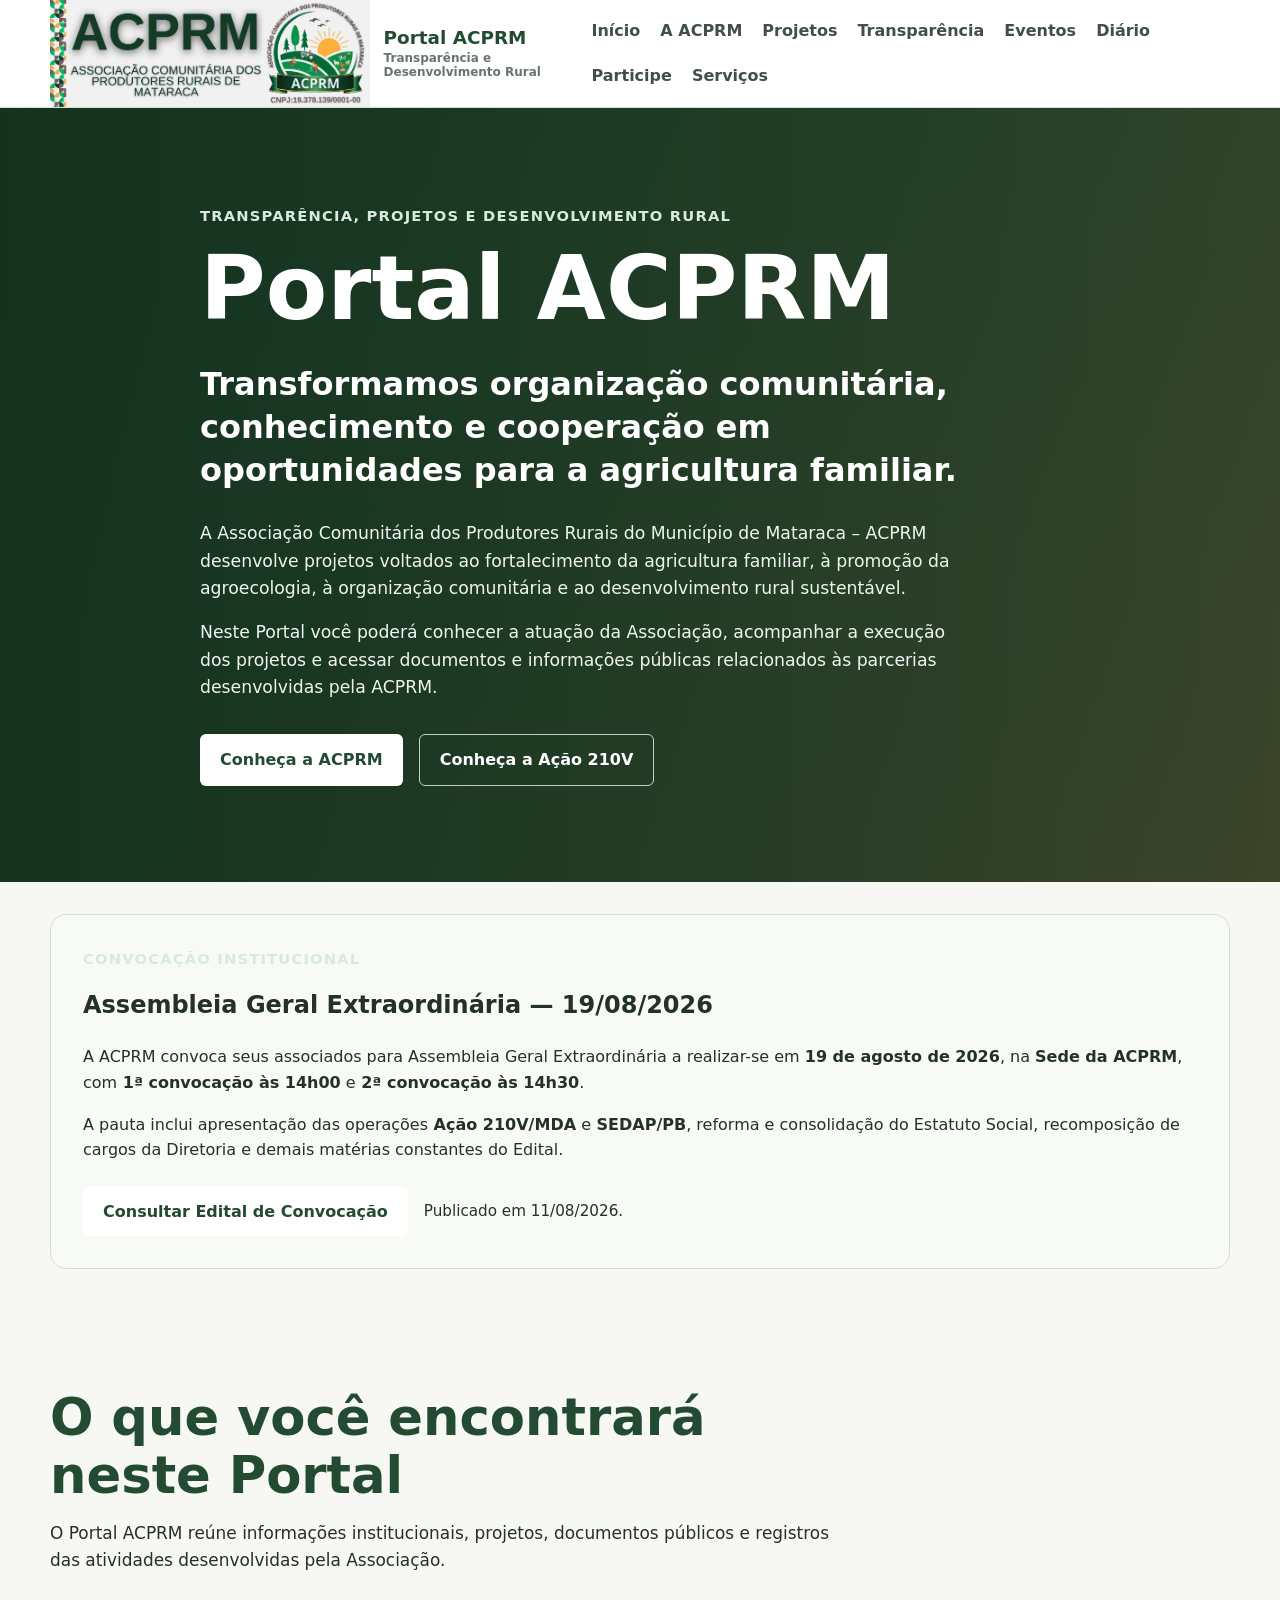
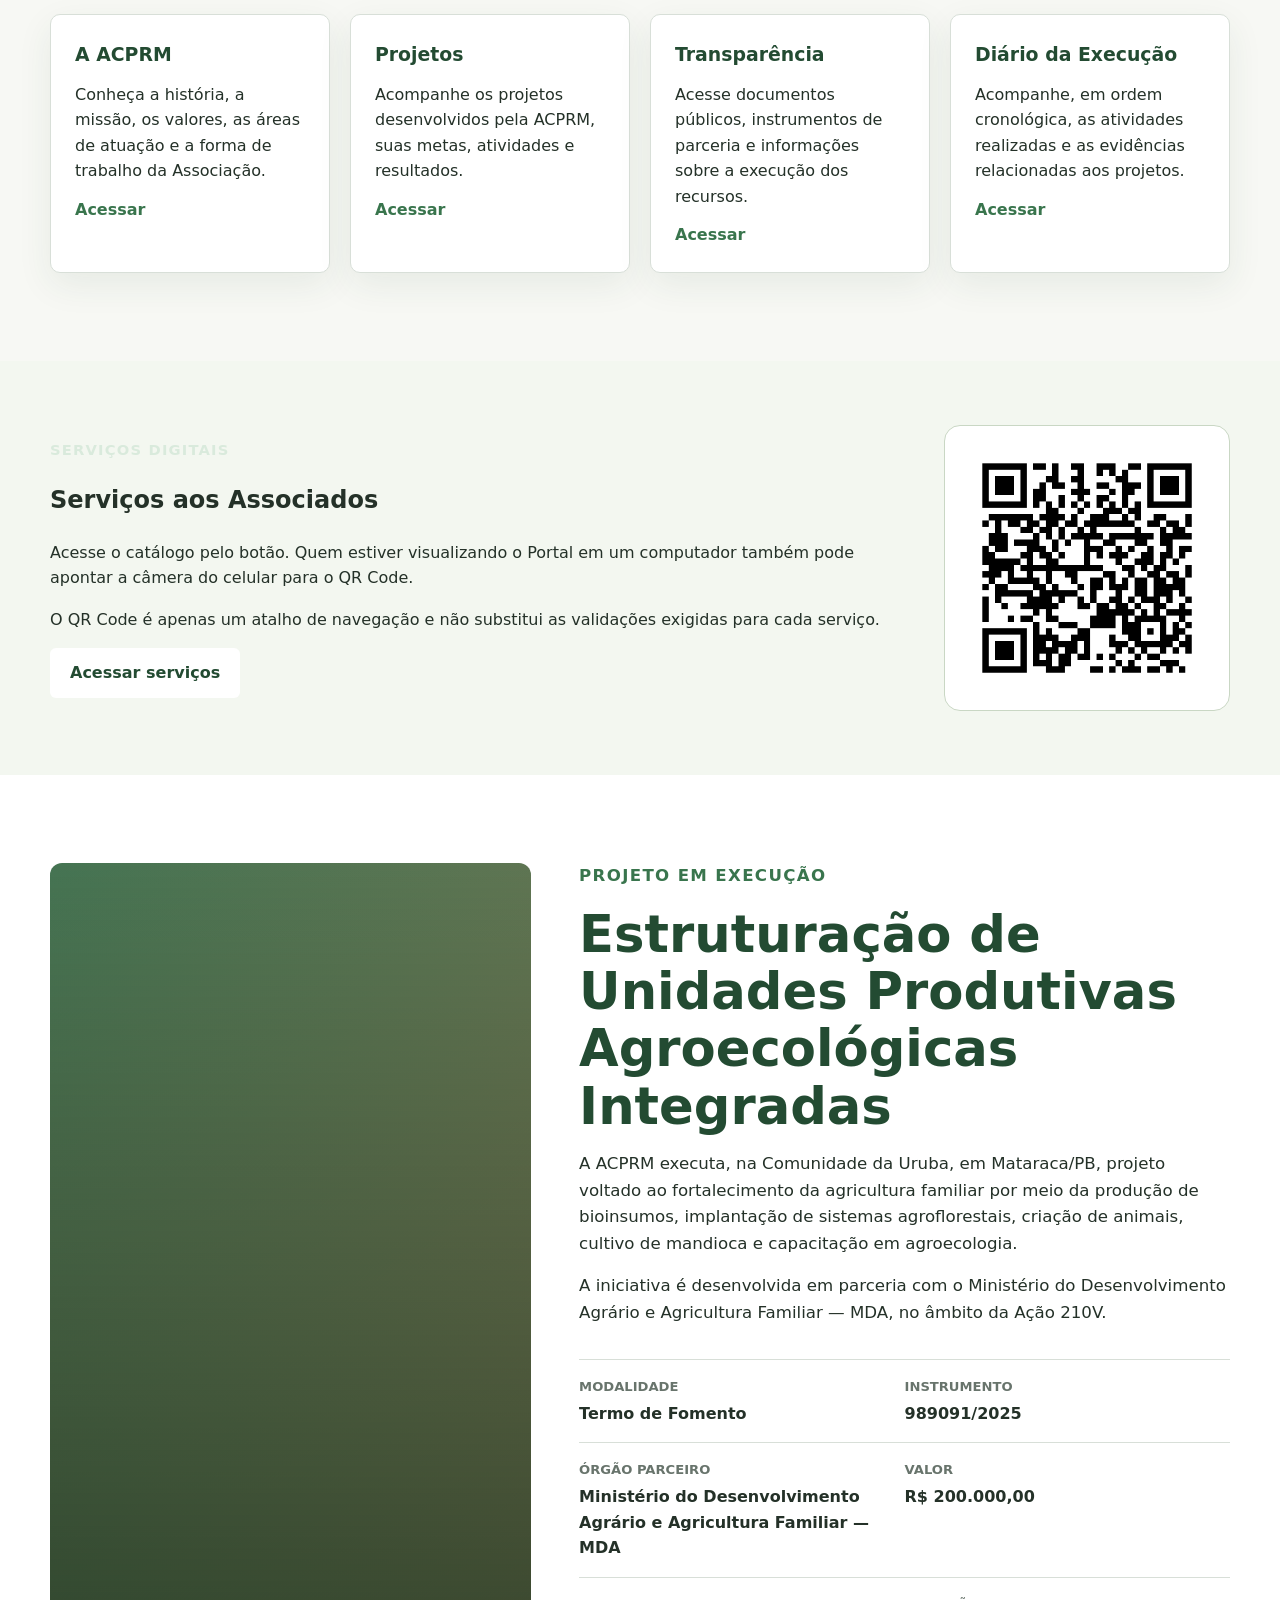
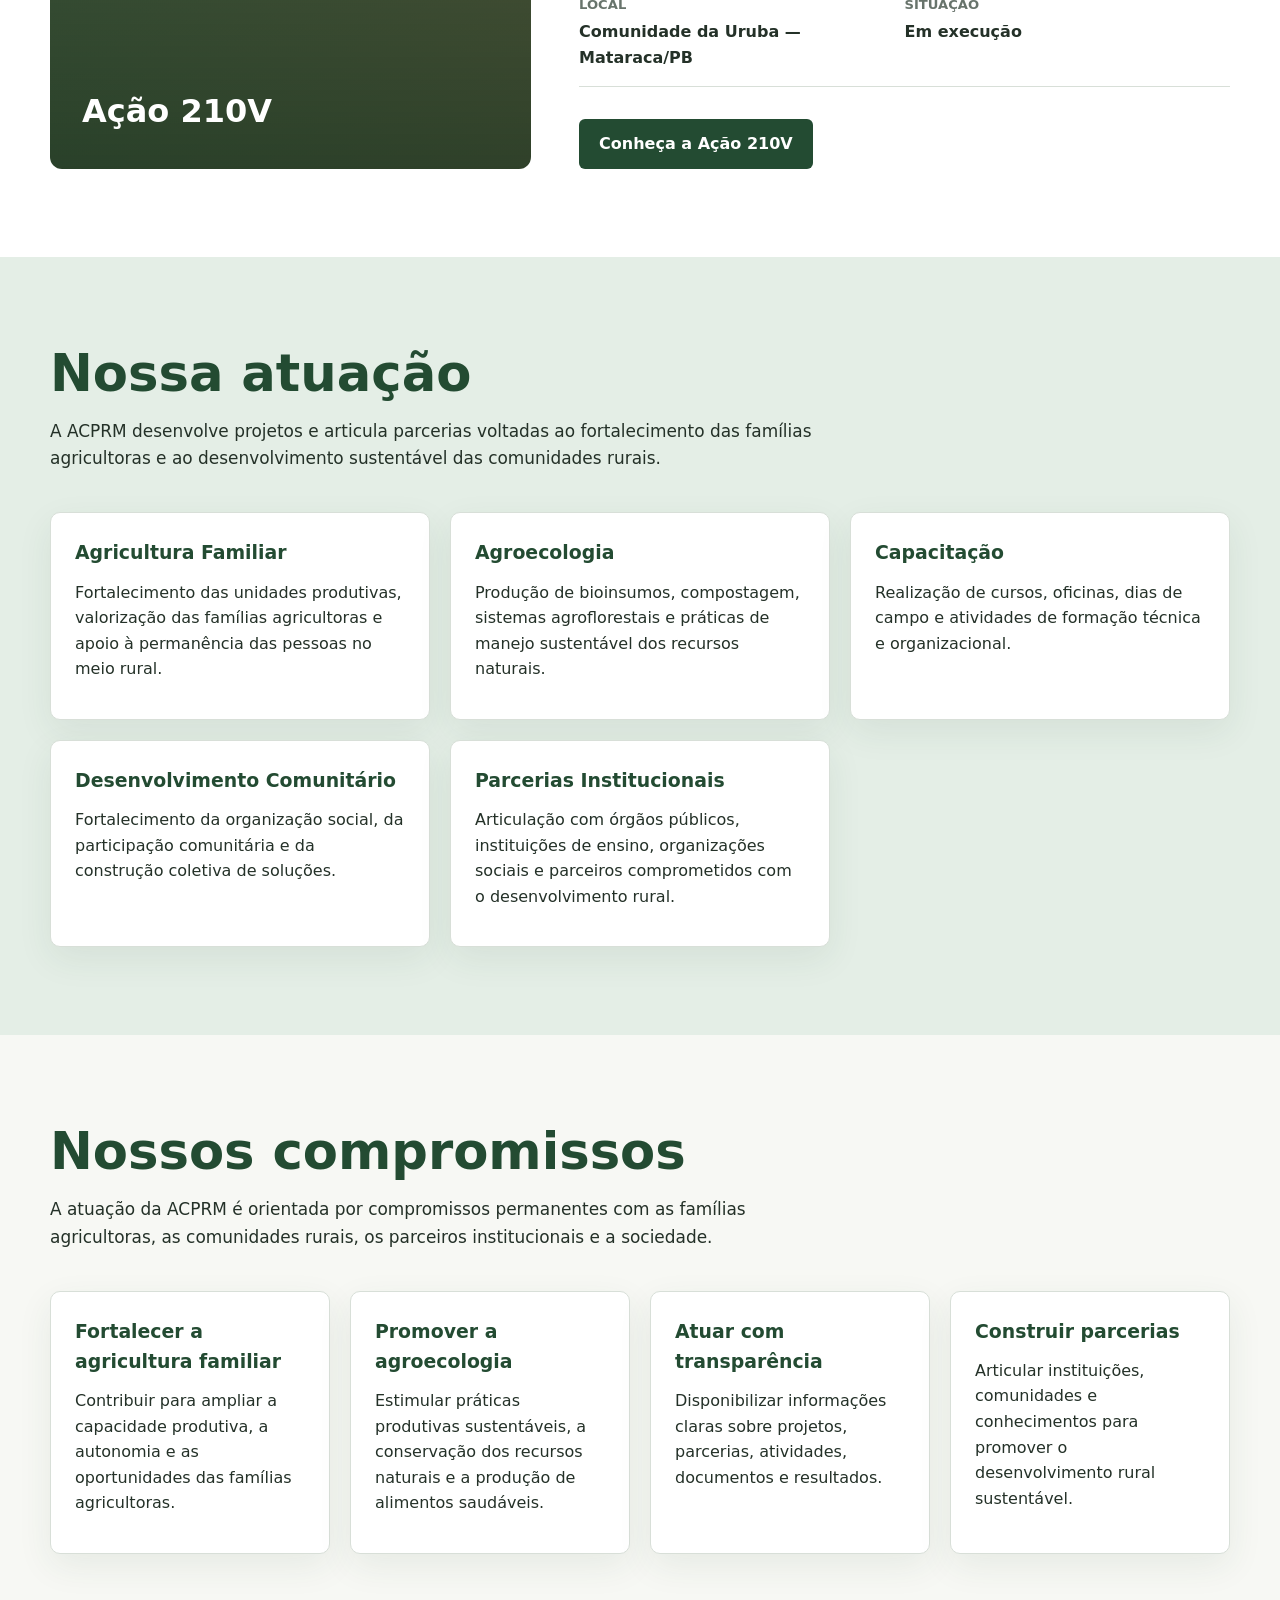
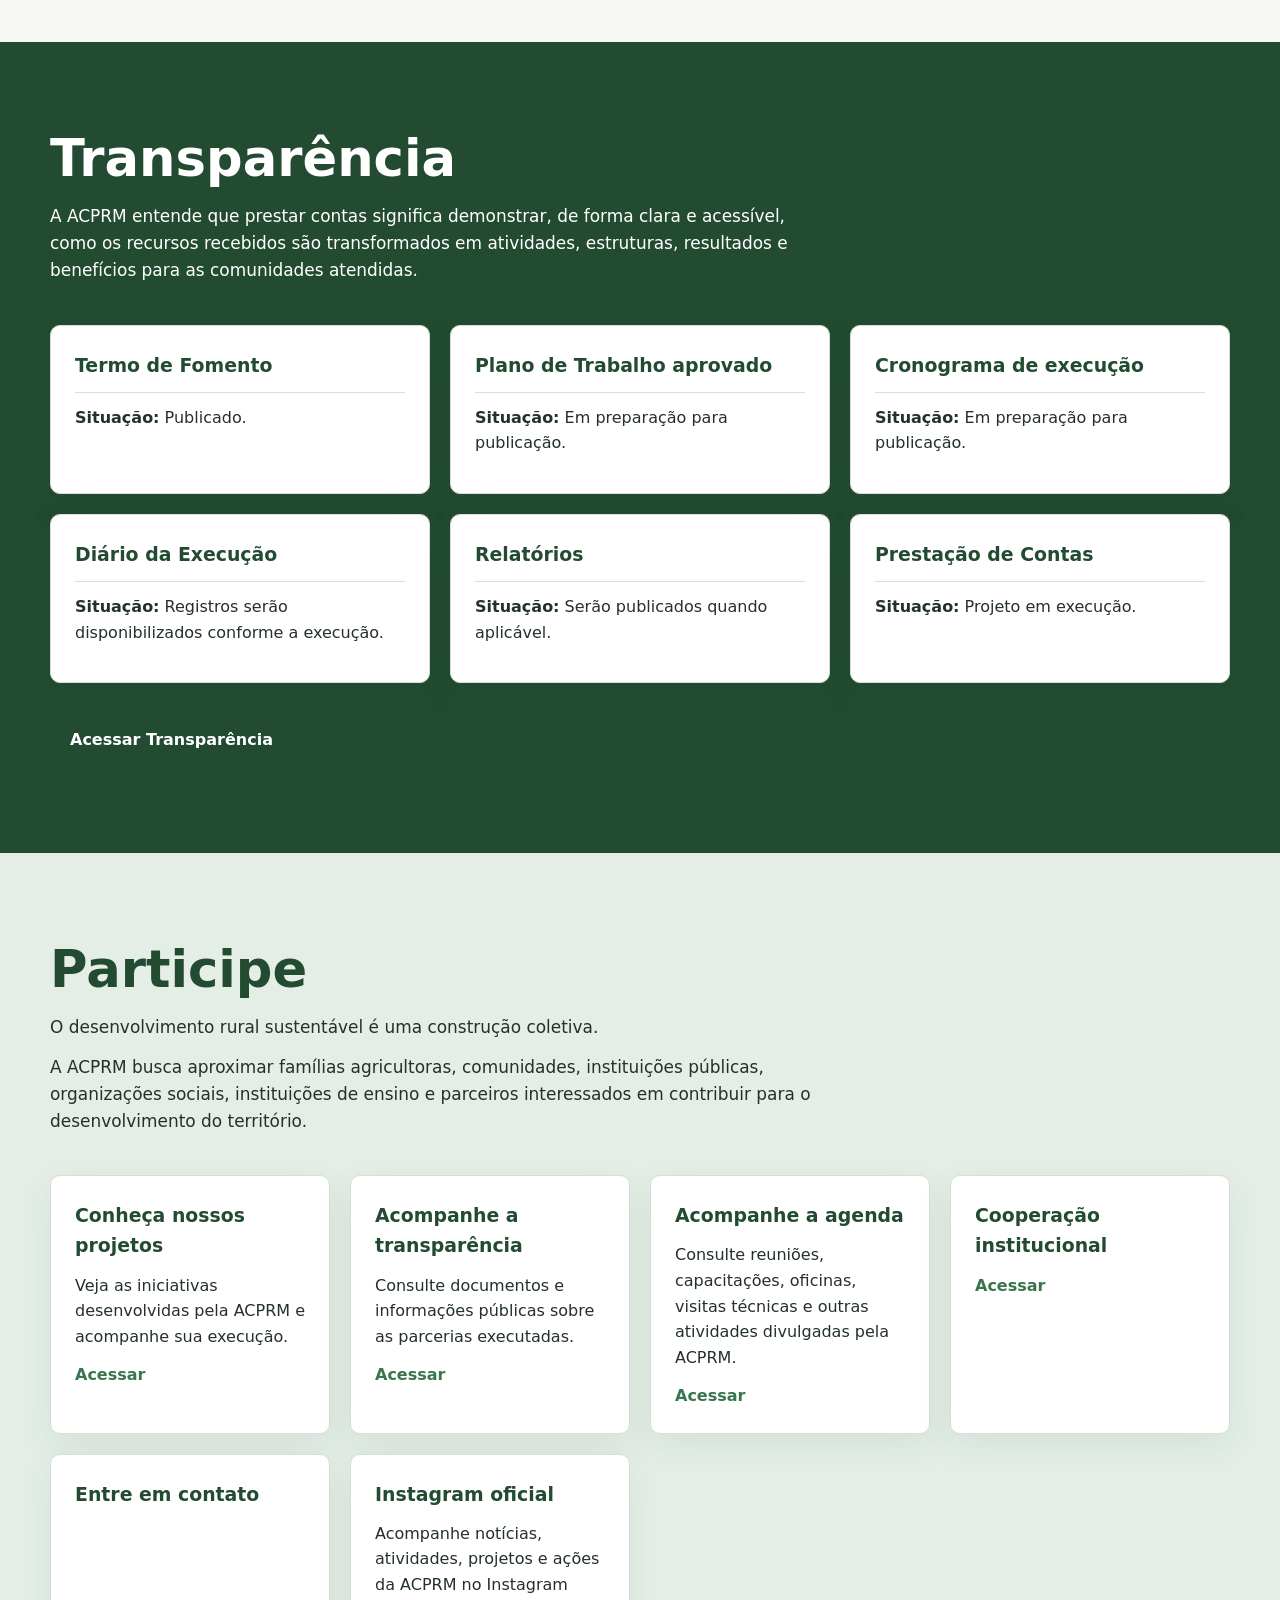
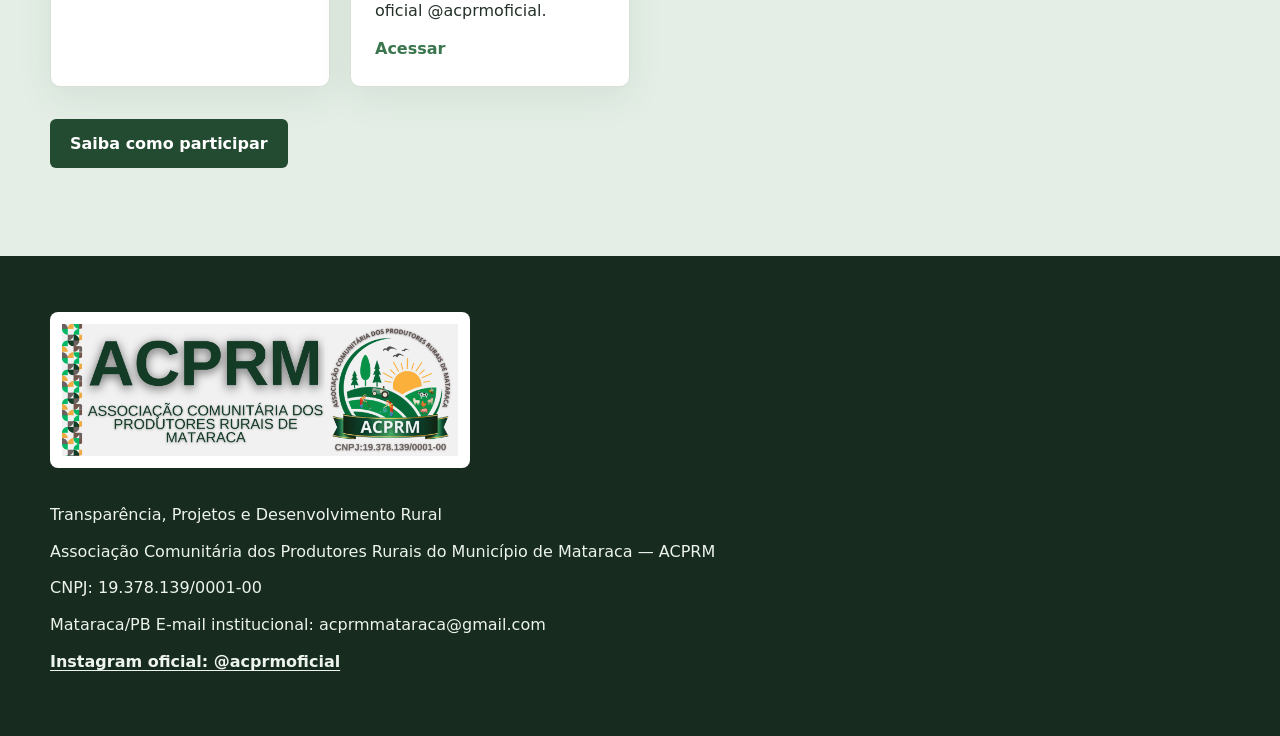
<file: index.html>
<!DOCTYPE html><html lang="pt-BR" data-astro-cid-z4jru4n3><head><meta charset="UTF-8"><meta name="viewport" content="width=device-width, initial-scale=1"><meta name="description" content="Portal ACPRM — Transparência, Projetos e Desenvolvimento Rural"><meta name="generator" content="Astro v7.1.4"><title>Portal ACPRM</title><link rel="stylesheet" href="/_astro/BaseLayout.JHk0F6U8.css"><style>.age-notice-section[data-astro-cid-lcdefpme]{padding:2rem 0}.age-notice-card[data-astro-cid-lcdefpme]{background:#f7faf5;border:1px solid #d7dfd3;border-radius:1rem;padding:2rem}.age-notice-card[data-astro-cid-lcdefpme] h2[data-astro-cid-lcdefpme]{margin-top:.4rem}.age-notice-actions[data-astro-cid-lcdefpme]{flex-wrap:wrap;align-items:center;gap:1rem;margin-top:1.5rem;display:flex}.age-notice-meta[data-astro-cid-lcdefpme]{margin:0;font-size:.95rem}.services-qr-section[data-astro-cid-lcdefpme]{background:#f3f7f0;padding:4rem 0}.services-qr-content[data-astro-cid-lcdefpme]{grid-template-columns:minmax(0,1fr) auto;align-items:center;gap:2rem;display:grid}.services-qr-link[data-astro-cid-lcdefpme]{background:#fff;border:1px solid #c9d7c4;border-radius:1rem;padding:.75rem;display:block}.services-qr-link[data-astro-cid-lcdefpme] img[data-astro-cid-lcdefpme]{width:min(260px,70vw);height:auto;display:block}@media (width<=720px){.age-notice-card[data-astro-cid-lcdefpme]{padding:1.5rem}.age-notice-actions[data-astro-cid-lcdefpme]{flex-direction:column;align-items:flex-start}.services-qr-content[data-astro-cid-lcdefpme]{grid-template-columns:1fr}.services-qr-link[data-astro-cid-lcdefpme]{display:none}}
</style></head><body data-astro-cid-z4jru4n3><header class="site-header" data-astro-cid-z4jru4n3><div class="container header-content" data-astro-cid-z4jru4n3><a class="brand" href="/" aria-label="Portal ACPRM — Início" data-astro-cid-z4jru4n3><img src="/images/acprm-logo.png" alt="Logomarca da Associação Comunitária dos Produtores Rurais do Município de Mataraca — ACPRM" data-astro-cid-z4jru4n3><span data-astro-cid-z4jru4n3><strong data-astro-cid-z4jru4n3>Portal ACPRM</strong><small data-astro-cid-z4jru4n3>Transparência e Desenvolvimento Rural</small></span></a><nav aria-label="Navegação principal" data-astro-cid-z4jru4n3><a href="/" data-astro-cid-z4jru4n3>Início</a><a href="/a-acprm" data-astro-cid-z4jru4n3>A ACPRM</a><a href="/projetos" data-astro-cid-z4jru4n3>Projetos</a><a href="/transparencia" data-astro-cid-z4jru4n3>Transparência</a><a href="/eventos" data-astro-cid-z4jru4n3>Eventos</a><a href="/diario" data-astro-cid-z4jru4n3>Diário</a><a href="/participe" data-astro-cid-z4jru4n3>Participe</a><a href="/servicos" data-astro-cid-z4jru4n3>Serviços</a></nav></div></header><main data-astro-cid-z4jru4n3><section class="hero" data-astro-cid-lcdefpme><div class="container hero-content" data-astro-cid-lcdefpme><p class="eyebrow" data-astro-cid-lcdefpme>Transparência, Projetos e Desenvolvimento Rural</p><h1 data-astro-cid-lcdefpme>Portal ACPRM</h1><p class="hero-message" data-astro-cid-lcdefpme>Transformamos organização comunitária, conhecimento e cooperação em oportunidades para a agricultura familiar.</p><div class="hero-description" data-astro-cid-lcdefpme><p data-astro-cid-lcdefpme>A Associação Comunitária dos Produtores Rurais do Município de Mataraca – ACPRM desenvolve projetos voltados ao fortalecimento da agricultura familiar, à promoção da agroecologia, à organização comunitária e ao desenvolvimento rural sustentável.</p><p data-astro-cid-lcdefpme>Neste Portal você poderá conhecer a atuação da Associação, acompanhar a execução dos projetos e acessar documentos e informações públicas relacionados às parcerias desenvolvidas pela ACPRM.</p></div><div class="actions" data-astro-cid-lcdefpme><a class="button button-primary" href="/a-acprm" data-astro-cid-lcdefpme>Conheça a ACPRM</a><a class="button button-secondary" href="/projetos/acao-210v" data-astro-cid-lcdefpme>Conheça a Ação 210V</a></div></div></section><section class="age-notice-section" aria-labelledby="age-notice-title" data-astro-cid-lcdefpme><div class="container" data-astro-cid-lcdefpme><article class="age-notice-card" data-astro-cid-lcdefpme><p class="eyebrow" data-astro-cid-lcdefpme>Convocação institucional</p><h2 id="age-notice-title" data-astro-cid-lcdefpme>Assembleia Geral Extraordinária — 19/08/2026</h2><p data-astro-cid-lcdefpme>A ACPRM convoca seus associados para Assembleia Geral Extraordinária a realizar-se em <strong data-astro-cid-lcdefpme>19 de agosto de 2026</strong>, na <strong data-astro-cid-lcdefpme>Sede da ACPRM</strong>, com<strong data-astro-cid-lcdefpme> 1ª convocação às 14h00</strong> e<strong data-astro-cid-lcdefpme> 2ª convocação às 14h30</strong>.</p><p data-astro-cid-lcdefpme>A pauta inclui apresentação das operações<strong data-astro-cid-lcdefpme> Ação 210V/MDA</strong> e<strong data-astro-cid-lcdefpme> SEDAP/PB</strong>, reforma e consolidação do Estatuto Social, recomposição de cargos da Diretoria e demais matérias constantes do Edital.</p><div class="age-notice-actions" data-astro-cid-lcdefpme><a class="button button-primary" href="/documentos/edital-convocacao-age-19-08-2026.pdf" data-astro-cid-lcdefpme>Consultar Edital de Convocação</a><p class="age-notice-meta" data-astro-cid-lcdefpme>Publicado em 11/08/2026.</p></div></article></div></section><section class="content-section section-default"><div class="container"><header class="section-header"><h2>O que você encontrará neste Portal</h2><p>O Portal ACPRM reúne informações institucionais, projetos, documentos públicos e registros das atividades desenvolvidas pela Associação.</p></header><div class="card-grid" style="--grid-columns: 4;"><article class="content-card"><h3>A ACPRM</h3><p>Conheça a história, a missão, os valores, as áreas de atuação e a forma de trabalho da Associação.</p><a class="text-link" href="/a-acprm">Acessar</a></article><article class="content-card"><h3>Projetos</h3><p>Acompanhe os projetos desenvolvidos pela ACPRM, suas metas, atividades e resultados.</p><a class="text-link" href="/projetos">Acessar</a></article><article class="content-card"><h3>Transparência</h3><p>Acesse documentos públicos, instrumentos de parceria e informações sobre a execução dos recursos.</p><a class="text-link" href="/transparencia">Acessar</a></article><article class="content-card"><h3>Diário da Execução</h3><p>Acompanhe, em ordem cronológica, as atividades realizadas e as evidências relacionadas aos projetos.</p><a class="text-link" href="/diario">Acessar</a></article></div></div></section><section class="services-qr-section" aria-labelledby="services-qr-title" data-astro-cid-lcdefpme><div class="container services-qr-content" data-astro-cid-lcdefpme><div data-astro-cid-lcdefpme><p class="eyebrow" data-astro-cid-lcdefpme>Serviços digitais</p><h2 id="services-qr-title" data-astro-cid-lcdefpme>Serviços aos Associados</h2><p data-astro-cid-lcdefpme>Acesse o catálogo pelo botão. Quem estiver visualizando o Portal em um computador também pode apontar a câmera do celular para o QR Code.</p><p data-astro-cid-lcdefpme>O QR Code é apenas um atalho de navegação e não substitui as validações exigidas para cada serviço.</p><a class="button button-primary" href="/servicos" data-astro-cid-lcdefpme>Acessar serviços</a></div><a class="services-qr-link" href="/servicos" aria-label="Acessar Serviços aos Associados" data-astro-cid-lcdefpme><img src="/images/qr-servicos-acprm.png" width="260" height="260" loading="lazy" alt="QR Code para acessar os Serviços aos Associados da ACPRM" data-astro-cid-lcdefpme></a></div></section><section class="content-section project-highlight"><div class="container project-layout"><div class="project-visual" aria-hidden="true"><span>Ação 210V</span></div><div class="project-content"><p class="section-label">Projeto em execução</p><h2>Estruturação de Unidades Produtivas Agroecológicas Integradas</h2><p>A ACPRM executa, na Comunidade da Uruba, em Mataraca/PB, projeto voltado ao fortalecimento da agricultura familiar por meio da produção de bioinsumos, implantação de sistemas agroflorestais, criação de animais, cultivo de mandioca e capacitação em agroecologia.</p><p>A iniciativa é desenvolvida em parceria com o Ministério do Desenvolvimento Agrário e Agricultura Familiar — MDA, no âmbito da Ação 210V.</p><dl class="project-data"><div><dt>Modalidade</dt><dd>Termo de Fomento</dd></div><div><dt>Instrumento</dt><dd>989091/2025</dd></div><div><dt>Órgão parceiro</dt><dd>Ministério do Desenvolvimento Agrário e Agricultura Familiar — MDA</dd></div><div><dt>Valor</dt><dd>R$ 200.000,00</dd></div><div><dt>Local</dt><dd>Comunidade da Uruba — Mataraca/PB</dd></div><div><dt>Situação</dt><dd>Em execução</dd></div></dl><a class="button button-green" href="/projetos/acao-210v">Conheça a Ação 210V</a></div></div></section><section class="content-section section-soft"><div class="container"><header class="section-header"><h2>Nossa atuação</h2><p>A ACPRM desenvolve projetos e articula parcerias voltadas ao fortalecimento das famílias agricultoras e ao desenvolvimento sustentável das comunidades rurais.</p></header><div class="card-grid" style="--grid-columns: 3;"><article class="content-card"><h3>Agricultura Familiar</h3><p>Fortalecimento das unidades produtivas, valorização das famílias agricultoras e apoio à permanência das pessoas no meio rural.</p></article><article class="content-card"><h3>Agroecologia</h3><p>Produção de bioinsumos, compostagem, sistemas agroflorestais e práticas de manejo sustentável dos recursos naturais.</p></article><article class="content-card"><h3>Capacitação</h3><p>Realização de cursos, oficinas, dias de campo e atividades de formação técnica e organizacional.</p></article><article class="content-card"><h3>Desenvolvimento Comunitário</h3><p>Fortalecimento da organização social, da participação comunitária e da construção coletiva de soluções.</p></article><article class="content-card"><h3>Parcerias Institucionais</h3><p>Articulação com órgãos públicos, instituições de ensino, organizações sociais e parceiros comprometidos com o desenvolvimento rural.</p></article></div></div></section><section class="content-section section-default"><div class="container"><header class="section-header"><h2>Nossos compromissos</h2><p>A atuação da ACPRM é orientada por compromissos permanentes com as famílias agricultoras, as comunidades rurais, os parceiros institucionais e a sociedade.</p></header><div class="card-grid" style="--grid-columns: 4;"><article class="content-card"><h3>Fortalecer a agricultura familiar</h3><p>Contribuir para ampliar a capacidade produtiva, a autonomia e as oportunidades das famílias agricultoras.</p></article><article class="content-card"><h3>Promover a agroecologia</h3><p>Estimular práticas produtivas sustentáveis, a conservação dos recursos naturais e a produção de alimentos saudáveis.</p></article><article class="content-card"><h3>Atuar com transparência</h3><p>Disponibilizar informações claras sobre projetos, parcerias, atividades, documentos e resultados.</p></article><article class="content-card"><h3>Construir parcerias</h3><p>Articular instituições, comunidades e conhecimentos para promover o desenvolvimento rural sustentável.</p></article></div></div></section><section class="content-section section-dark"><div class="container"><header class="section-header"><h2>Transparência</h2><p>A ACPRM entende que prestar contas significa demonstrar, de forma clara e acessível, como os recursos recebidos são transformados em atividades, estruturas, resultados e benefícios para as comunidades atendidas.</p></header><div class="card-grid" style="--grid-columns: 3;"><article class="content-card"><h3>Termo de Fomento</h3><p class="status"><strong>Situação:</strong> Publicado.</p></article><article class="content-card"><h3>Plano de Trabalho aprovado</h3><p class="status"><strong>Situação:</strong> Em preparação para publicação.</p></article><article class="content-card"><h3>Cronograma de execução</h3><p class="status"><strong>Situação:</strong> Em preparação para publicação.</p></article><article class="content-card"><h3>Diário da Execução</h3><p class="status"><strong>Situação:</strong> Registros serão disponibilizados conforme a execução.</p></article><article class="content-card"><h3>Relatórios</h3><p class="status"><strong>Situação:</strong> Serão publicados quando aplicável.</p></article><article class="content-card"><h3>Prestação de Contas</h3><p class="status"><strong>Situação:</strong> Projeto em execução.</p></article></div><div class="section-action"><a class="button button-green" href="/transparencia">Acessar Transparência</a></div></div></section><section class="content-section section-soft"><div class="container"><header class="section-header"><h2>Participe</h2><p>O desenvolvimento rural sustentável é uma construção coletiva.</p><p>A ACPRM busca aproximar famílias agricultoras, comunidades, instituições públicas, organizações sociais, instituições de ensino e parceiros interessados em contribuir para o desenvolvimento do território.</p></header><div class="card-grid" style="--grid-columns: 4;"><article class="content-card"><h3>Conheça nossos projetos</h3><p>Veja as iniciativas desenvolvidas pela ACPRM e acompanhe sua execução.</p><a class="text-link" href="/projetos">Acessar</a></article><article class="content-card"><h3>Acompanhe a transparência</h3><p>Consulte documentos e informações públicas sobre as parcerias executadas.</p><a class="text-link" href="/transparencia">Acessar</a></article><article class="content-card"><h3>Acompanhe a agenda</h3><p>Consulte reuniões, capacitações, oficinas, visitas técnicas e outras atividades divulgadas pela ACPRM.</p><a class="text-link" href="/eventos">Acessar</a></article><article class="content-card"><h3>Cooperação institucional</h3><a class="text-link" href="/participe">Acessar</a></article><article class="content-card"><h3>Entre em contato</h3></article><article class="content-card"><h3>Instagram oficial</h3><p>Acompanhe notícias, atividades, projetos e ações da ACPRM no Instagram oficial @acprmoficial.</p><a class="text-link" href="https://www.instagram.com/acprmoficial/" target="_blank" rel="noopener noreferrer">Acessar</a></article></div><div class="section-action"><a class="button button-green" href="/participe">Saiba como participar</a></div></div></section></main><footer class="site-footer" data-astro-cid-z4jru4n3><div class="container footer-content" data-astro-cid-z4jru4n3><img class="footer-logo" src="/images/acprm-logo.png" alt="Identidade institucional da ACPRM" data-astro-cid-z4jru4n3><p data-astro-cid-z4jru4n3>Transparência, Projetos e Desenvolvimento Rural</p><p data-astro-cid-z4jru4n3>Associação Comunitária dos Produtores Rurais do Município de Mataraca — ACPRM</p><p data-astro-cid-z4jru4n3>CNPJ: 19.378.139/0001-00</p><p data-astro-cid-z4jru4n3>Mataraca/PB
E-mail institucional: acprmmataraca@gmail.com</p><p data-astro-cid-z4jru4n3><a class="footer-social-link" href="https://www.instagram.com/acprmoficial/" target="_blank" rel="noopener noreferrer" aria-label="Instagram oficial da ACPRM — @acprmoficial" data-astro-cid-z4jru4n3>Instagram oficial: @acprmoficial</a></p></div></footer></body></html>
</file>
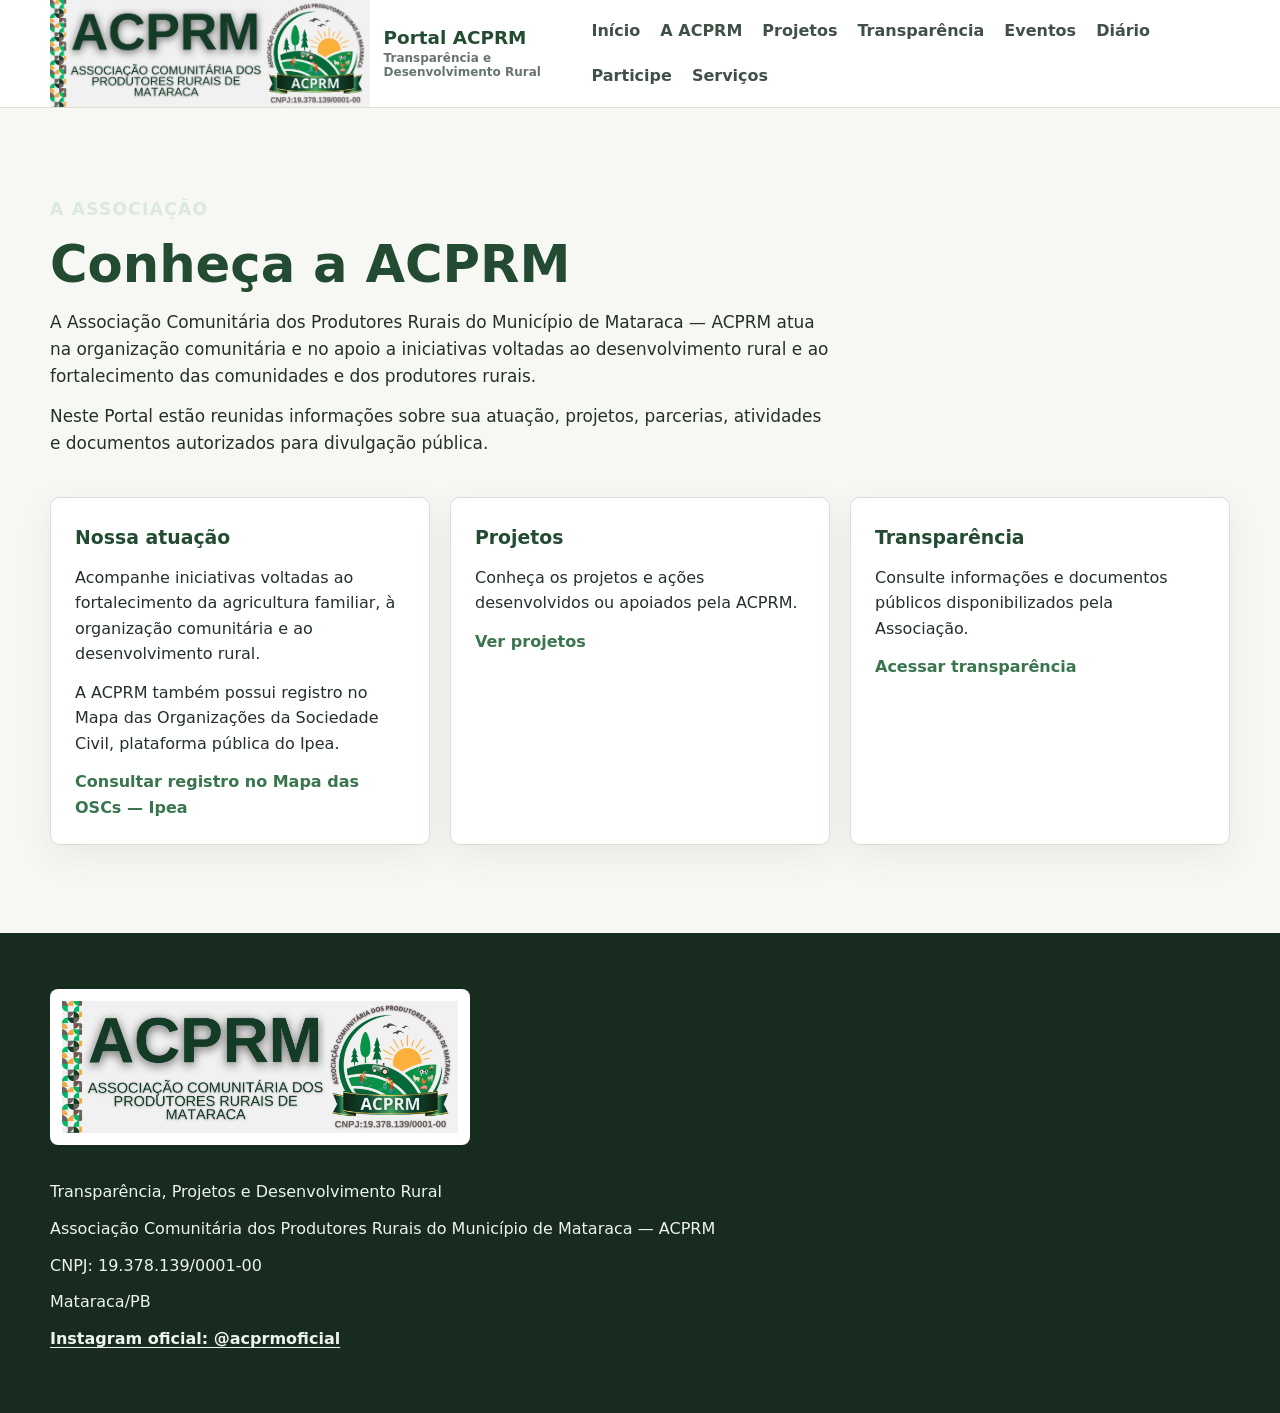
<file: a-acprm/index.html>
<!DOCTYPE html><html lang="pt-BR" data-astro-cid-z4jru4n3><head><meta charset="UTF-8"><meta name="viewport" content="width=device-width, initial-scale=1"><meta name="description" content="Conheça a Associação Comunitária dos Produtores Rurais do Município de Mataraca — ACPRM."><meta name="generator" content="Astro v7.1.4"><title>A ACPRM | Portal ACPRM</title><link rel="stylesheet" href="/_astro/BaseLayout.JHk0F6U8.css"></head><body data-astro-cid-z4jru4n3><header class="site-header" data-astro-cid-z4jru4n3><div class="container header-content" data-astro-cid-z4jru4n3><a class="brand" href="/" aria-label="Portal ACPRM — Início" data-astro-cid-z4jru4n3><img src="/images/acprm-logo.png" alt="Logomarca da Associação Comunitária dos Produtores Rurais do Município de Mataraca — ACPRM" data-astro-cid-z4jru4n3><span data-astro-cid-z4jru4n3><strong data-astro-cid-z4jru4n3>Portal ACPRM</strong><small data-astro-cid-z4jru4n3>Transparência e Desenvolvimento Rural</small></span></a><nav aria-label="Navegação principal" data-astro-cid-z4jru4n3><a href="/" data-astro-cid-z4jru4n3>Início</a><a href="/a-acprm" data-astro-cid-z4jru4n3>A ACPRM</a><a href="/projetos" data-astro-cid-z4jru4n3>Projetos</a><a href="/transparencia" data-astro-cid-z4jru4n3>Transparência</a><a href="/eventos" data-astro-cid-z4jru4n3>Eventos</a><a href="/diario" data-astro-cid-z4jru4n3>Diário</a><a href="/participe" data-astro-cid-z4jru4n3>Participe</a><a href="/servicos" data-astro-cid-z4jru4n3>Serviços</a></nav></div></header><main data-astro-cid-z4jru4n3><section class="content-section"><div class="container"><header class="section-header"><p class="section-label">A Associação</p><h1>Conheça a ACPRM</h1><p>A Associação Comunitária dos Produtores Rurais do Município de Mataraca — ACPRM atua na organização comunitária e no apoio a iniciativas voltadas ao desenvolvimento rural e ao fortalecimento das comunidades e dos produtores rurais.</p><p>Neste Portal estão reunidas informações sobre sua atuação, projetos, parcerias, atividades e documentos autorizados para divulgação pública.</p></header><div class="card-grid" style="--grid-columns: 3;"><article class="content-card"><h3>Nossa atuação</h3><p>Acompanhe iniciativas voltadas ao fortalecimento da agricultura familiar, à organização comunitária e ao desenvolvimento rural.</p><p>A ACPRM também possui registro no Mapa das Organizações da Sociedade Civil, plataforma pública do Ipea.</p><a class="text-link" href="https://mapaosc.ipea.gov.br/detalhar/1046533" target="_blank" rel="noopener noreferrer">Consultar registro no Mapa das OSCs — Ipea</a></article><article class="content-card"><h3>Projetos</h3><p>Conheça os projetos e ações desenvolvidos ou apoiados pela ACPRM.</p><a class="text-link" href="/projetos">Ver projetos</a></article><article class="content-card"><h3>Transparência</h3><p>Consulte informações e documentos públicos disponibilizados pela Associação.</p><a class="text-link" href="/transparencia">Acessar transparência</a></article></div></div></section></main><footer class="site-footer" data-astro-cid-z4jru4n3><div class="container footer-content" data-astro-cid-z4jru4n3><img class="footer-logo" src="/images/acprm-logo.png" alt="Identidade institucional da ACPRM" data-astro-cid-z4jru4n3><p data-astro-cid-z4jru4n3>Transparência, Projetos e Desenvolvimento Rural</p><p data-astro-cid-z4jru4n3>Associação Comunitária dos Produtores Rurais do Município de Mataraca — ACPRM</p><p data-astro-cid-z4jru4n3>CNPJ: 19.378.139/0001-00</p><p data-astro-cid-z4jru4n3>Mataraca/PB</p><p data-astro-cid-z4jru4n3><a class="footer-social-link" href="https://www.instagram.com/acprmoficial/" target="_blank" rel="noopener noreferrer" aria-label="Instagram oficial da ACPRM — @acprmoficial" data-astro-cid-z4jru4n3>Instagram oficial: @acprmoficial</a></p></div></footer></body></html>
</file>
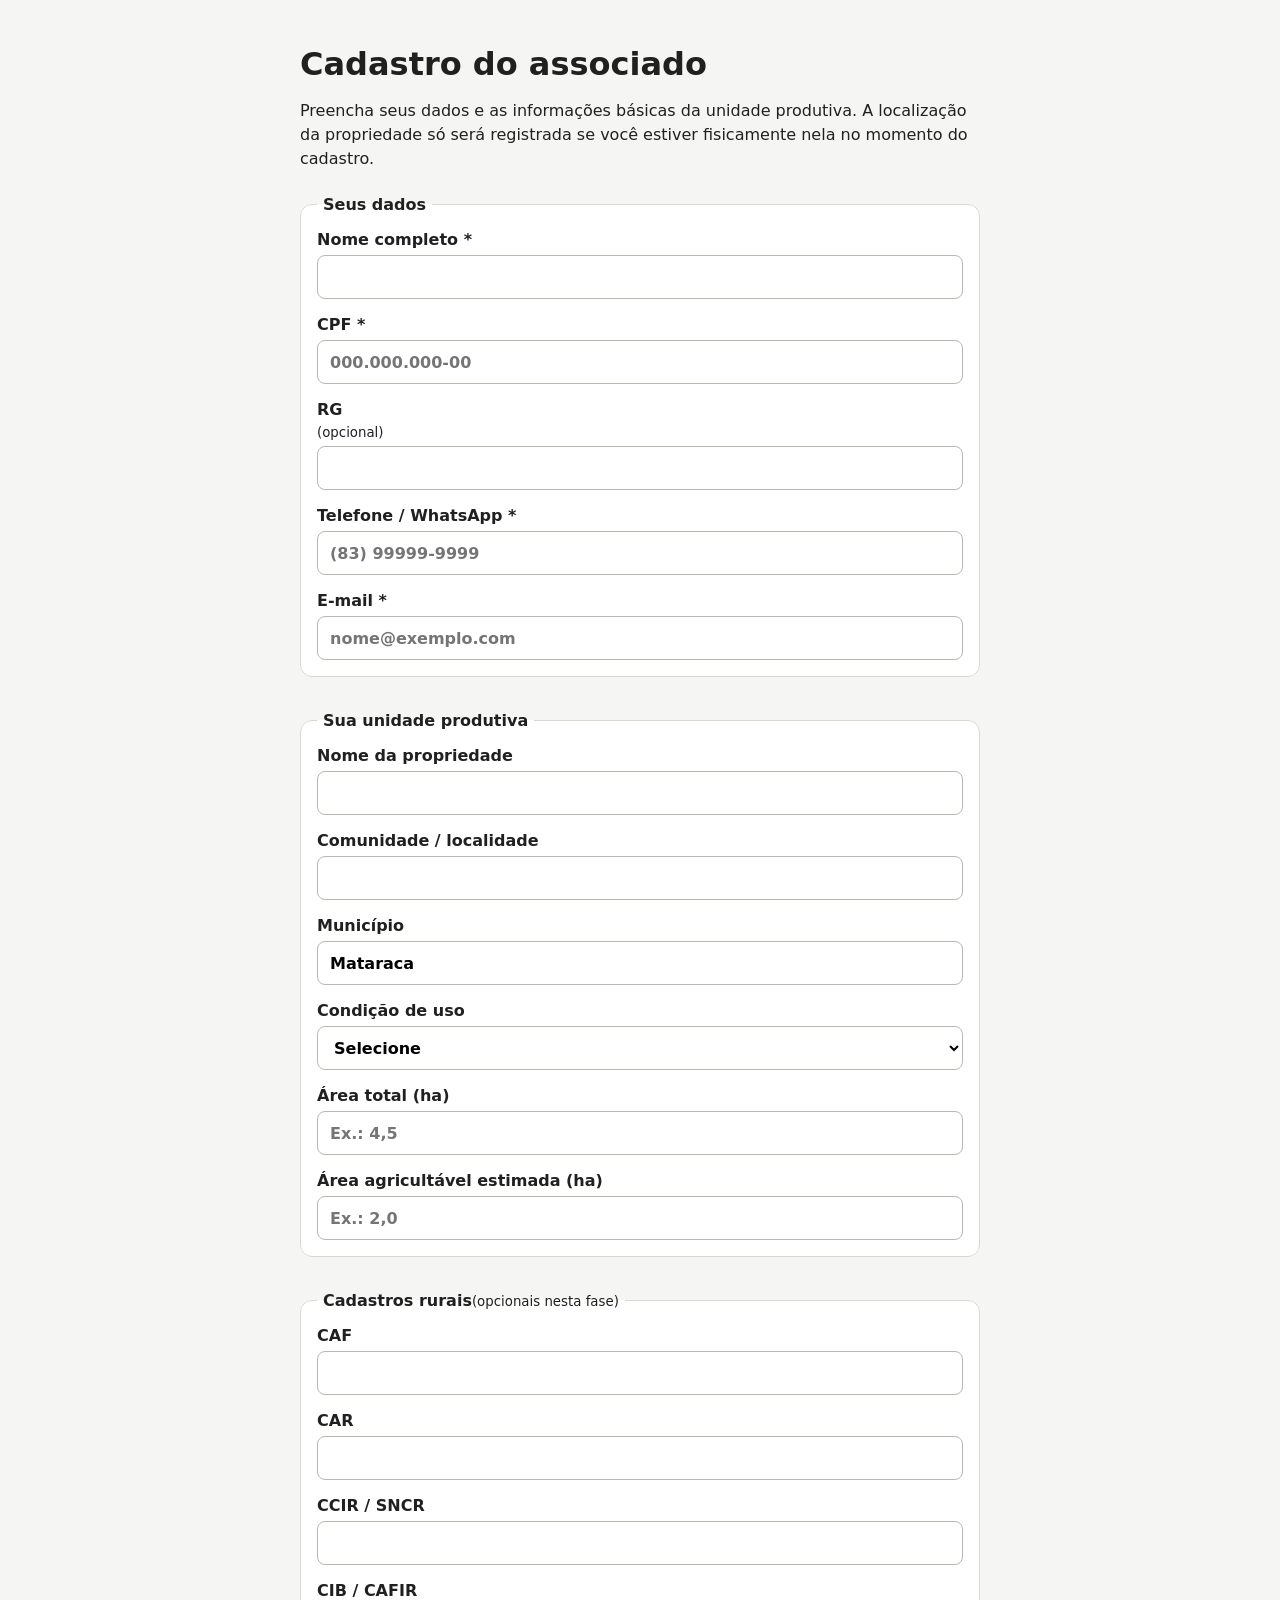
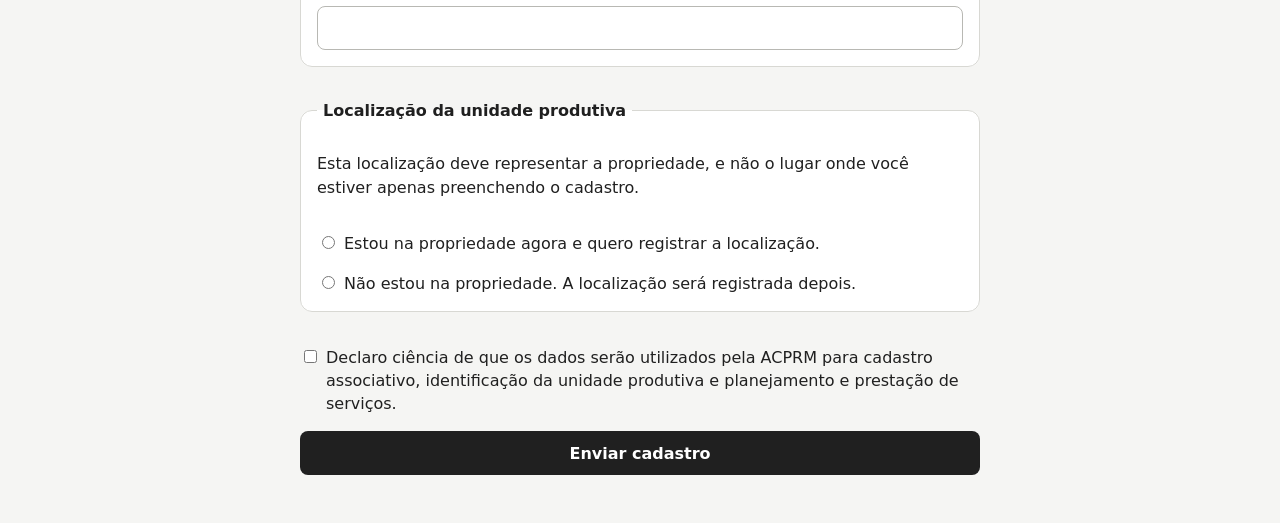
<file: cadastro-associado/index.html>
<!DOCTYPE html><html lang="pt-BR" data-astro-cid-kzvqsmdm><head><meta charset="utf-8"><meta name="viewport" content="width=device-width"><title>Cadastro do Associado | ACPRM</title><style>body{color:#202020;background:#f5f5f3;margin:0;font-family:system-ui,sans-serif}.page[data-astro-cid-kzvqsmdm]{max-width:680px;margin:0 auto;padding:24px 16px 48px}h1[data-astro-cid-kzvqsmdm]{margin-bottom:8px}.intro[data-astro-cid-kzvqsmdm],.help[data-astro-cid-kzvqsmdm]{line-height:1.5}.intro[data-astro-cid-kzvqsmdm]{margin-bottom:24px}form[data-astro-cid-kzvqsmdm],fieldset[data-astro-cid-kzvqsmdm]{gap:16px;display:grid}fieldset[data-astro-cid-kzvqsmdm]{background:#fff;border:1px solid #d8d8d3;border-radius:12px;margin:0 0 18px;padding:16px}legend[data-astro-cid-kzvqsmdm]{padding:0 6px;font-weight:700}label[data-astro-cid-kzvqsmdm]{gap:6px;font-weight:600;display:grid}input[data-astro-cid-kzvqsmdm],select[data-astro-cid-kzvqsmdm],button[data-astro-cid-kzvqsmdm]{font:inherit;box-sizing:border-box;min-height:44px}input[data-astro-cid-kzvqsmdm],select[data-astro-cid-kzvqsmdm]{background:#fff;border:1px solid #b8b8b3;border-radius:8px;width:100%;padding:10px 12px}button[data-astro-cid-kzvqsmdm]{cursor:pointer;border:0;border-radius:8px;padding:10px 16px;font-weight:700}#capture-location[data-astro-cid-kzvqsmdm],#location-later[data-astro-cid-kzvqsmdm]{background:#ecece8}#submit-button[data-astro-cid-kzvqsmdm]{color:#fff;background:#202020}.status[data-astro-cid-kzvqsmdm]{margin:0;font-size:.95rem}.option[data-astro-cid-kzvqsmdm],.check[data-astro-cid-kzvqsmdm]{grid-template-columns:auto 1fr;align-items:start;font-weight:400;line-height:1.45}.option[data-astro-cid-kzvqsmdm] input[data-astro-cid-kzvqsmdm],.check[data-astro-cid-kzvqsmdm] input[data-astro-cid-kzvqsmdm]{width:auto;min-height:auto;margin-top:4px}#location-actions[data-astro-cid-kzvqsmdm]{gap:12px;display:grid}#location-actions[data-astro-cid-kzvqsmdm][hidden]{display:none}small[data-astro-cid-kzvqsmdm]{font-weight:400}
</style></head><body data-astro-cid-kzvqsmdm><main class="page" data-astro-cid-kzvqsmdm><h1 data-astro-cid-kzvqsmdm>Cadastro do associado</h1><p class="intro" data-astro-cid-kzvqsmdm>Preencha seus dados e as informações básicas da unidade produtiva. A localização da propriedade só será registrada se você estiver fisicamente nela no momento do cadastro.</p><form action="https://script.google.com/macros/s/AKfycbwm8CDNtxt-cWNT9mdtn9IU-kTl55OnYSOZCZUdALHWJ1A-tfDy6MLrOWnEkgTzyb6e/exec" method="post" id="cadastro-form" data-astro-cid-kzvqsmdm><input type="hidden" name="tipo_registro" value="CADASTRO" data-astro-cid-kzvqsmdm><fieldset data-astro-cid-kzvqsmdm><legend data-astro-cid-kzvqsmdm>Seus dados</legend><label data-astro-cid-kzvqsmdm>Nome completo *<input name="nome" autocomplete="name" required data-astro-cid-kzvqsmdm></label><label data-astro-cid-kzvqsmdm>CPF *<input name="cpf" id="cpf" inputmode="numeric" autocomplete="off" maxlength="14" placeholder="000.000.000-00" required data-astro-cid-kzvqsmdm></label><label data-astro-cid-kzvqsmdm>RG <small data-astro-cid-kzvqsmdm>(opcional)</small><input name="rg" autocomplete="off" data-astro-cid-kzvqsmdm></label><label data-astro-cid-kzvqsmdm>Telefone / WhatsApp *<input name="telefone" id="telefone" inputmode="tel" autocomplete="tel" maxlength="20" placeholder="(83) 99999-9999" required data-astro-cid-kzvqsmdm></label><label data-astro-cid-kzvqsmdm>E-mail *<input name="email" type="email" autocomplete="email" placeholder="nome@exemplo.com" required data-astro-cid-kzvqsmdm></label></fieldset><fieldset data-astro-cid-kzvqsmdm><legend data-astro-cid-kzvqsmdm>Sua unidade produtiva</legend><label data-astro-cid-kzvqsmdm>Nome da propriedade<input name="nome_propriedade" required data-astro-cid-kzvqsmdm></label><label data-astro-cid-kzvqsmdm>Comunidade / localidade<input name="comunidade" required data-astro-cid-kzvqsmdm></label><label data-astro-cid-kzvqsmdm>Município<input name="municipio" value="Mataraca" required data-astro-cid-kzvqsmdm></label><label data-astro-cid-kzvqsmdm>Condição de uso<select name="condicao_uso" data-astro-cid-kzvqsmdm><option value="" data-astro-cid-kzvqsmdm>Selecione</option><option value="Proprietário" data-astro-cid-kzvqsmdm>Proprietário</option><option value="Posseiro" data-astro-cid-kzvqsmdm>Posseiro</option><option value="Arrendatário" data-astro-cid-kzvqsmdm>Arrendatário</option><option value="Parceiro" data-astro-cid-kzvqsmdm>Parceiro</option><option value="Outra" data-astro-cid-kzvqsmdm>Outra</option></select></label><label data-astro-cid-kzvqsmdm>Área total (ha)<input name="area_total_ha" inputmode="decimal" placeholder="Ex.: 4,5" required data-astro-cid-kzvqsmdm></label><label data-astro-cid-kzvqsmdm>Área agricultável estimada (ha)<input name="area_agricultavel_ha" inputmode="decimal" placeholder="Ex.: 2,0" required data-astro-cid-kzvqsmdm></label></fieldset><fieldset data-astro-cid-kzvqsmdm><legend data-astro-cid-kzvqsmdm>Cadastros rurais<small data-astro-cid-kzvqsmdm>(opcionais nesta fase)</small></legend><label data-astro-cid-kzvqsmdm>CAF<input name="caf" data-astro-cid-kzvqsmdm></label><label data-astro-cid-kzvqsmdm>CAR<input name="car" data-astro-cid-kzvqsmdm></label><label data-astro-cid-kzvqsmdm>CCIR / SNCR<input name="ccir_sncr" data-astro-cid-kzvqsmdm></label><label data-astro-cid-kzvqsmdm>CIB / CAFIR<input name="cib_cafir" data-astro-cid-kzvqsmdm></label></fieldset><fieldset data-astro-cid-kzvqsmdm><legend data-astro-cid-kzvqsmdm>Localização da unidade produtiva</legend><p class="help" data-astro-cid-kzvqsmdm>Esta localização deve representar a propriedade, e não o lugar onde você estiver apenas preenchendo o cadastro.</p><label class="option" data-astro-cid-kzvqsmdm><input type="radio" name="localizacao_opcao" value="AGORA_NA_PROPRIEDADE" required data-astro-cid-kzvqsmdm><span data-astro-cid-kzvqsmdm>Estou na propriedade agora e quero registrar a localização.</span></label><label class="option" data-astro-cid-kzvqsmdm><input type="radio" name="localizacao_opcao" value="DEPOIS_EM_CAMPO" required data-astro-cid-kzvqsmdm><span data-astro-cid-kzvqsmdm>Não estou na propriedade. A localização será registrada depois.</span></label><div id="location-actions" hidden data-astro-cid-kzvqsmdm><button type="button" id="capture-location" data-astro-cid-kzvqsmdm>📍 Capturar localização da propriedade</button><button type="button" id="location-later" hidden data-astro-cid-kzvqsmdm>Registrar localização depois</button><p id="location-status" class="status" aria-live="polite" data-astro-cid-kzvqsmdm>Localização ainda não capturada.</p></div><input type="hidden" name="latitude" id="latitude" data-astro-cid-kzvqsmdm><input type="hidden" name="longitude" id="longitude" data-astro-cid-kzvqsmdm><input type="hidden" name="precisao_m" id="precisao_m" data-astro-cid-kzvqsmdm><input type="hidden" name="gps_timestamp" id="gps_timestamp" data-astro-cid-kzvqsmdm></fieldset><label class="check" data-astro-cid-kzvqsmdm><input type="checkbox" required data-astro-cid-kzvqsmdm><span data-astro-cid-kzvqsmdm>Declaro ciência de que os dados serão utilizados pela ACPRM para cadastro associativo, identificação da unidade produtiva e planejamento e prestação de serviços.</span></label><button type="submit" id="submit-button" data-astro-cid-kzvqsmdm>Enviar cadastro</button></form></main><script type="module">var e=document.getElementById(`cadastro-form`),t=document.getElementById(`cpf`),n=document.getElementById(`telefone`),r=document.querySelectorAll(`input[name="localizacao_opcao"]`),i=document.getElementById(`location-actions`),a=document.getElementById(`capture-location`),o=document.getElementById(`location-later`),s=document.getElementById(`location-status`),c=document.getElementById(`latitude`),l=document.getElementById(`longitude`),u=document.getElementById(`precisao_m`),d=document.getElementById(`gps_timestamp`);function f(e){return String(e??``).replace(/\D/g,``)}function p(e){let t=f(e).slice(0,11);return t.length<=3?t:t.length<=6?`${t.slice(0,3)}.${t.slice(3)}`:t.length<=9?`${t.slice(0,3)}.${t.slice(3,6)}.${t.slice(6)}`:`${t.slice(0,3)}.${t.slice(3,6)}.${t.slice(6,9)}-${t.slice(9,11)}`}function m(e){let t=f(e);return(t.length===12||t.length===13)&&t.startsWith(`55`)&&(t=t.slice(2)),t}function h(e){if(e.length===0)return``;if(e.length<=2)return`(${e}`;let t=e.slice(0,2),n=e.slice(2);return n.length<=4?`(${t}) ${n}`:n.length<=8?`(${t}) ${n.slice(0,4)}-${n.slice(4)}`:`(${t}) ${n.slice(0,5)}-${n.slice(5,9)}`}function g(e){let t=m(e);return t.length>11?String(e??``).slice(0,20):h(t)}function _(){c.value=``,l.value=``,u.value=``,d.value=``,s.textContent=`Localização ainda não capturada.`,o&&(o.hidden=!0)}function v(){let e=document.querySelector(`input[name="localizacao_opcao"][value="DEPOIS_EM_CAMPO"]`);e&&(e.checked=!0),_(),i.hidden=!0}function y(e){return e?e.code===1?`A localização foi bloqueada pelo celular ou navegador. Autorize o acesso à localização ou registre a localização depois.`:e.code===2?`O aparelho não conseguiu determinar a posição neste momento. Tente novamente em local aberto ou registre a localização depois.`:e.code===3?`A tentativa de localização demorou além do limite. Tente novamente ou registre a localização depois.`:`Não foi possível obter a localização. Você pode tentar novamente ou registrar a localização depois.`:`Não foi possível obter a localização.`}t?.addEventListener(`input`,e=>{e.target.value=p(e.target.value)}),n?.addEventListener(`input`,e=>{let t=String(e.target.value??``);if(t.trim().startsWith(`+`)){e.target.value=t.slice(0,20);return}e.target.value=g(t)}),n?.addEventListener(`blur`,e=>{let t=m(e.target.value);(t.length===10||t.length===11)&&(e.target.value=h(t))}),r.forEach(e=>{e.addEventListener(`change`,e=>{let t=e.target.value===`AGORA_NA_PROPRIEDADE`;i.hidden=!t,t||_()})}),a?.addEventListener(`click`,()=>{if(o&&(o.hidden=!0),!navigator.geolocation){s.textContent=`Este navegador não oferece geolocalização. Registre a localização depois.`,o&&(o.hidden=!1);return}s.textContent=`Obtendo localização...`,navigator.geolocation.getCurrentPosition(e=>{let t=Math.round(e.coords.accuracy);c.value=String(e.coords.latitude),l.value=String(e.coords.longitude),u.value=String(t),d.value=new Date(e.timestamp).toISOString(),s.textContent=`Localização capturada. Precisão informada pelo aparelho: ${t} m. Esse valor não impede o cadastro.`,o&&(o.hidden=!0)},e=>{s.textContent=y(e),o&&(o.hidden=!1),console.error(e)},{enableHighAccuracy:!0,timeout:15e3,maximumAge:0})}),o?.addEventListener(`click`,()=>{v()}),e?.addEventListener(`submit`,e=>{let r=f(t?.value),i=m(n?.value);if(r.length!==11){e.preventDefault(),alert(`Informe um CPF com 11 dígitos.`),t?.focus();return}if(i.length!==10&&i.length!==11){e.preventDefault(),alert(`Informe telefone com DDD e 8 ou 9 dígitos após o DDD.`),n?.focus();return}let a=document.querySelector(`input[name="localizacao_opcao"]:checked`);if(!a){e.preventDefault(),alert(`Informe como será registrada a localização da propriedade.`);return}a.value===`AGORA_NA_PROPRIEDADE`&&(!c.value||!l.value||!u.value)&&(e.preventDefault(),alert(`Capture a localização da propriedade antes de enviar ou escolha registrar depois.`))});</script></body></html>
</file>
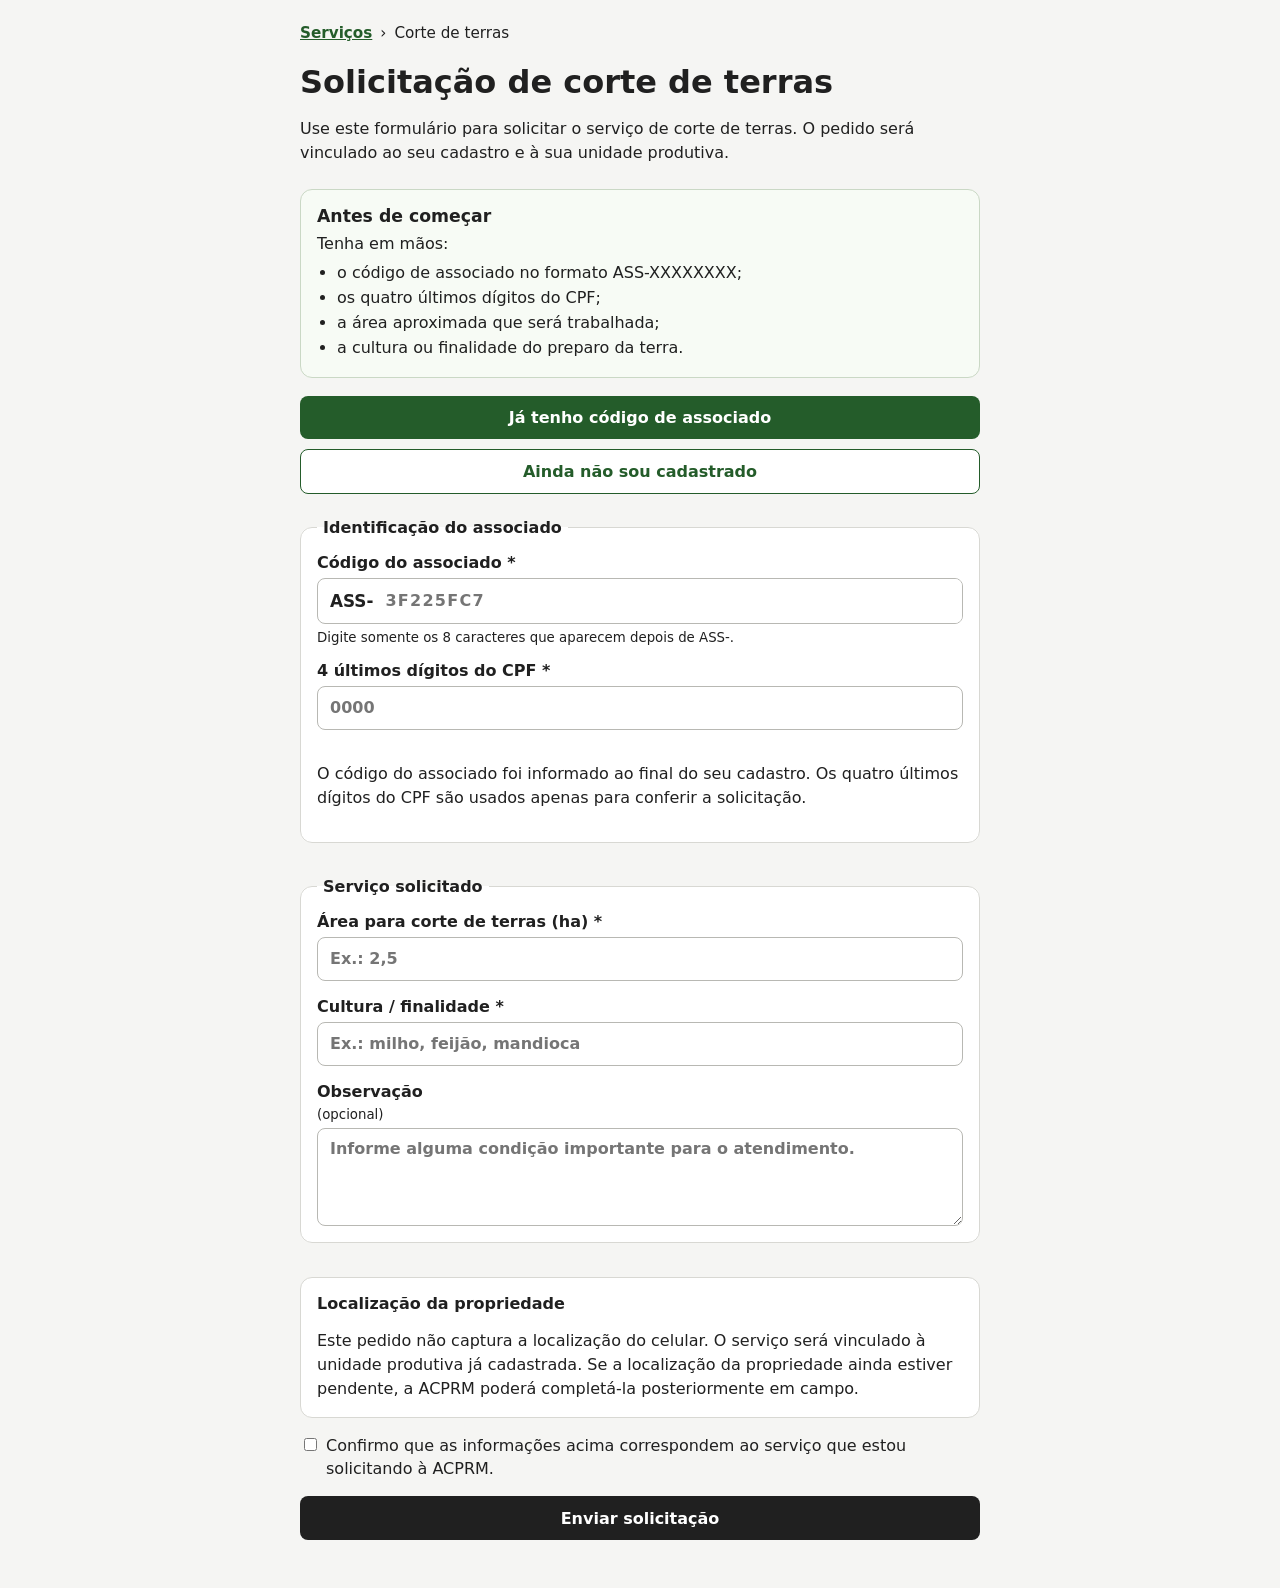
<file: corte-de-terras/index.html>
<!DOCTYPE html><html lang="pt-BR" data-astro-cid-bnn7gubo><head><meta charset="utf-8"><meta name="viewport" content="width=device-width"><title>Corte de terras | ACPRM</title><link rel="canonical" href="/servicos/corte-de-terras"><script>
      const target =
        "/servicos/corte-de-terras" +
        window.location.search +
        window.location.hash;

      window.location.replace(target);
    </script><style>body{color:#202020;background:#f5f5f3;margin:0;font-family:system-ui,sans-serif}main[data-astro-cid-bnn7gubo]{background:#fff;border-radius:12px;max-width:560px;margin:48px auto;padding:24px}p[data-astro-cid-bnn7gubo]{line-height:1.55}a[data-astro-cid-bnn7gubo]{color:#fff;background:#245c2a;border-radius:8px;margin-top:8px;padding:11px 14px;font-weight:750;text-decoration:none;display:inline-block}
</style></head><body data-astro-cid-bnn7gubo><main data-astro-cid-bnn7gubo><!-- ISSUE-15: LEGACY LAND SERVICE ROUTE --><h1 data-astro-cid-bnn7gubo>Corte de terras</h1><p data-astro-cid-bnn7gubo>O serviço foi organizado na área de Serviços da ACPRM.</p><a id="continue-link" href="/servicos/corte-de-terras" data-astro-cid-bnn7gubo>Continuar para o formulário</a></main><script>
      const link = document.getElementById("continue-link");

      if (link) {
        link.href =
          "/servicos/corte-de-terras" +
          window.location.search +
          window.location.hash;
      }
    </script></body></html>
</file>
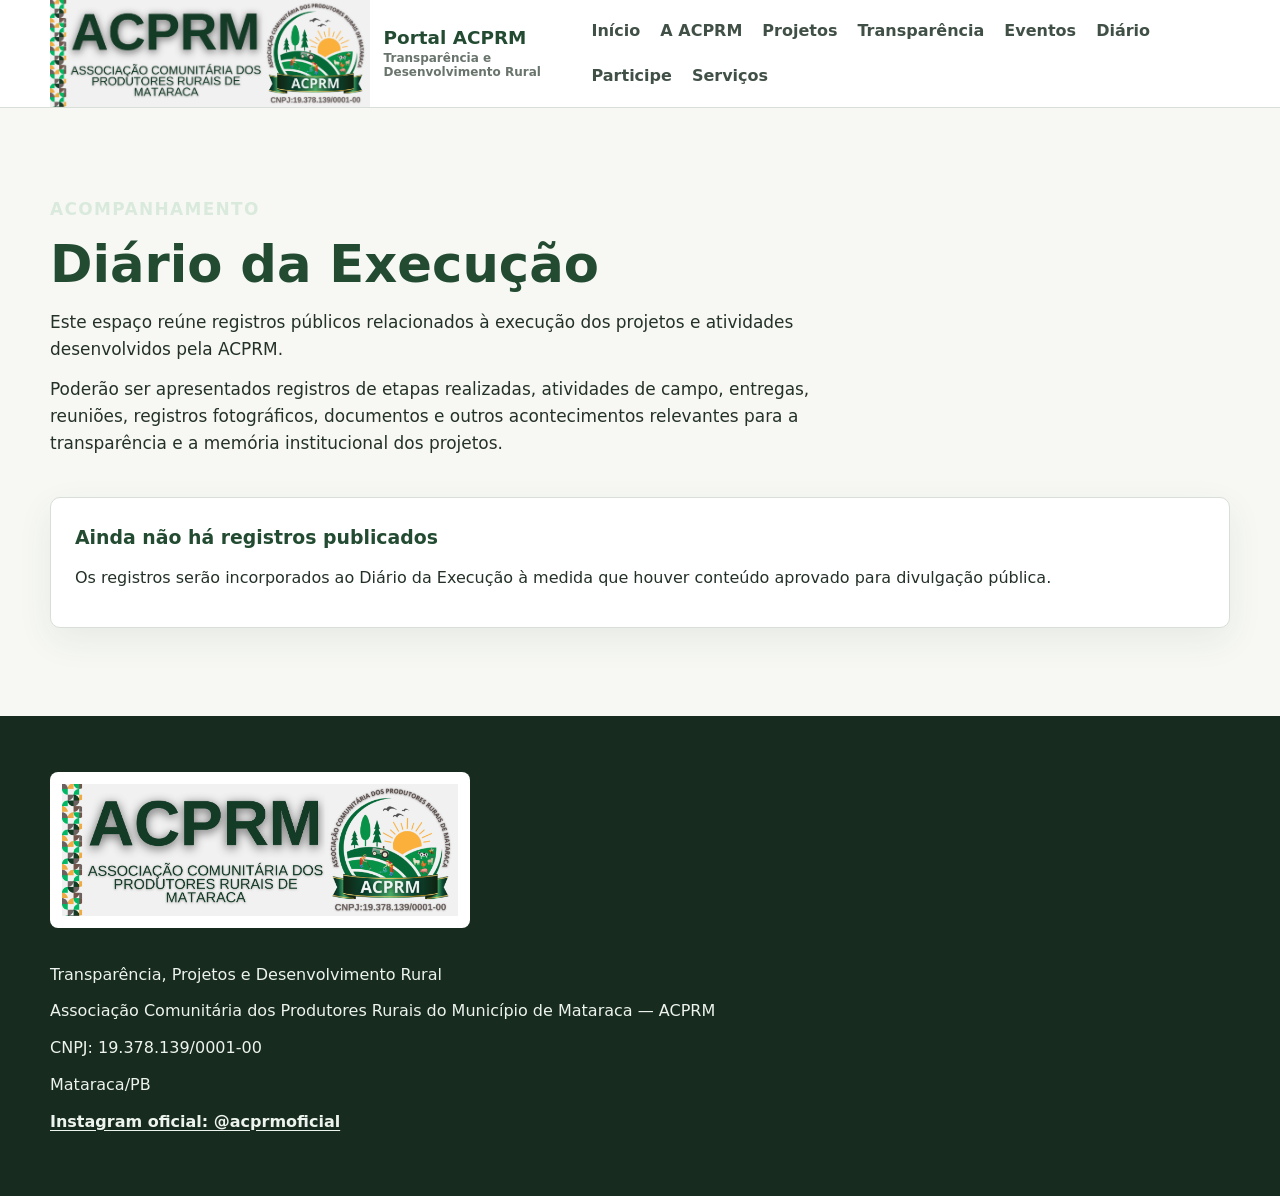
<file: diario/index.html>
<!DOCTYPE html><html lang="pt-BR" data-astro-cid-z4jru4n3><head><meta charset="UTF-8"><meta name="viewport" content="width=device-width, initial-scale=1"><meta name="description" content="Registro público da execução dos projetos e atividades da ACPRM."><meta name="generator" content="Astro v7.1.4"><title>Diário da Execução | Portal ACPRM</title><link rel="stylesheet" href="/_astro/BaseLayout.JHk0F6U8.css"></head><body data-astro-cid-z4jru4n3><header class="site-header" data-astro-cid-z4jru4n3><div class="container header-content" data-astro-cid-z4jru4n3><a class="brand" href="/" aria-label="Portal ACPRM — Início" data-astro-cid-z4jru4n3><img src="/images/acprm-logo.png" alt="Logomarca da Associação Comunitária dos Produtores Rurais do Município de Mataraca — ACPRM" data-astro-cid-z4jru4n3><span data-astro-cid-z4jru4n3><strong data-astro-cid-z4jru4n3>Portal ACPRM</strong><small data-astro-cid-z4jru4n3>Transparência e Desenvolvimento Rural</small></span></a><nav aria-label="Navegação principal" data-astro-cid-z4jru4n3><a href="/" data-astro-cid-z4jru4n3>Início</a><a href="/a-acprm" data-astro-cid-z4jru4n3>A ACPRM</a><a href="/projetos" data-astro-cid-z4jru4n3>Projetos</a><a href="/transparencia" data-astro-cid-z4jru4n3>Transparência</a><a href="/eventos" data-astro-cid-z4jru4n3>Eventos</a><a href="/diario" data-astro-cid-z4jru4n3>Diário</a><a href="/participe" data-astro-cid-z4jru4n3>Participe</a><a href="/servicos" data-astro-cid-z4jru4n3>Serviços</a></nav></div></header><main data-astro-cid-z4jru4n3><section class="content-section"><div class="container"><div class="section-header"><p class="section-label">Acompanhamento</p><h1>Diário da Execução</h1><p>Este espaço reúne registros públicos relacionados à execução dos projetos e atividades desenvolvidos pela ACPRM.</p><p>Poderão ser apresentados registros de etapas realizadas, atividades de campo, entregas, reuniões, registros fotográficos, documentos e outros acontecimentos relevantes para a transparência e a memória institucional dos projetos.</p></div><div class="content-card"><h3>Ainda não há registros publicados</h3><p>Os registros serão incorporados ao Diário da Execução à medida que houver conteúdo aprovado para divulgação pública.</p></div></div></section></main><footer class="site-footer" data-astro-cid-z4jru4n3><div class="container footer-content" data-astro-cid-z4jru4n3><img class="footer-logo" src="/images/acprm-logo.png" alt="Identidade institucional da ACPRM" data-astro-cid-z4jru4n3><p data-astro-cid-z4jru4n3>Transparência, Projetos e Desenvolvimento Rural</p><p data-astro-cid-z4jru4n3>Associação Comunitária dos Produtores Rurais do Município de Mataraca — ACPRM</p><p data-astro-cid-z4jru4n3>CNPJ: 19.378.139/0001-00</p><p data-astro-cid-z4jru4n3>Mataraca/PB</p><p data-astro-cid-z4jru4n3><a class="footer-social-link" href="https://www.instagram.com/acprmoficial/" target="_blank" rel="noopener noreferrer" aria-label="Instagram oficial da ACPRM — @acprmoficial" data-astro-cid-z4jru4n3>Instagram oficial: @acprmoficial</a></p></div></footer></body></html>
</file>
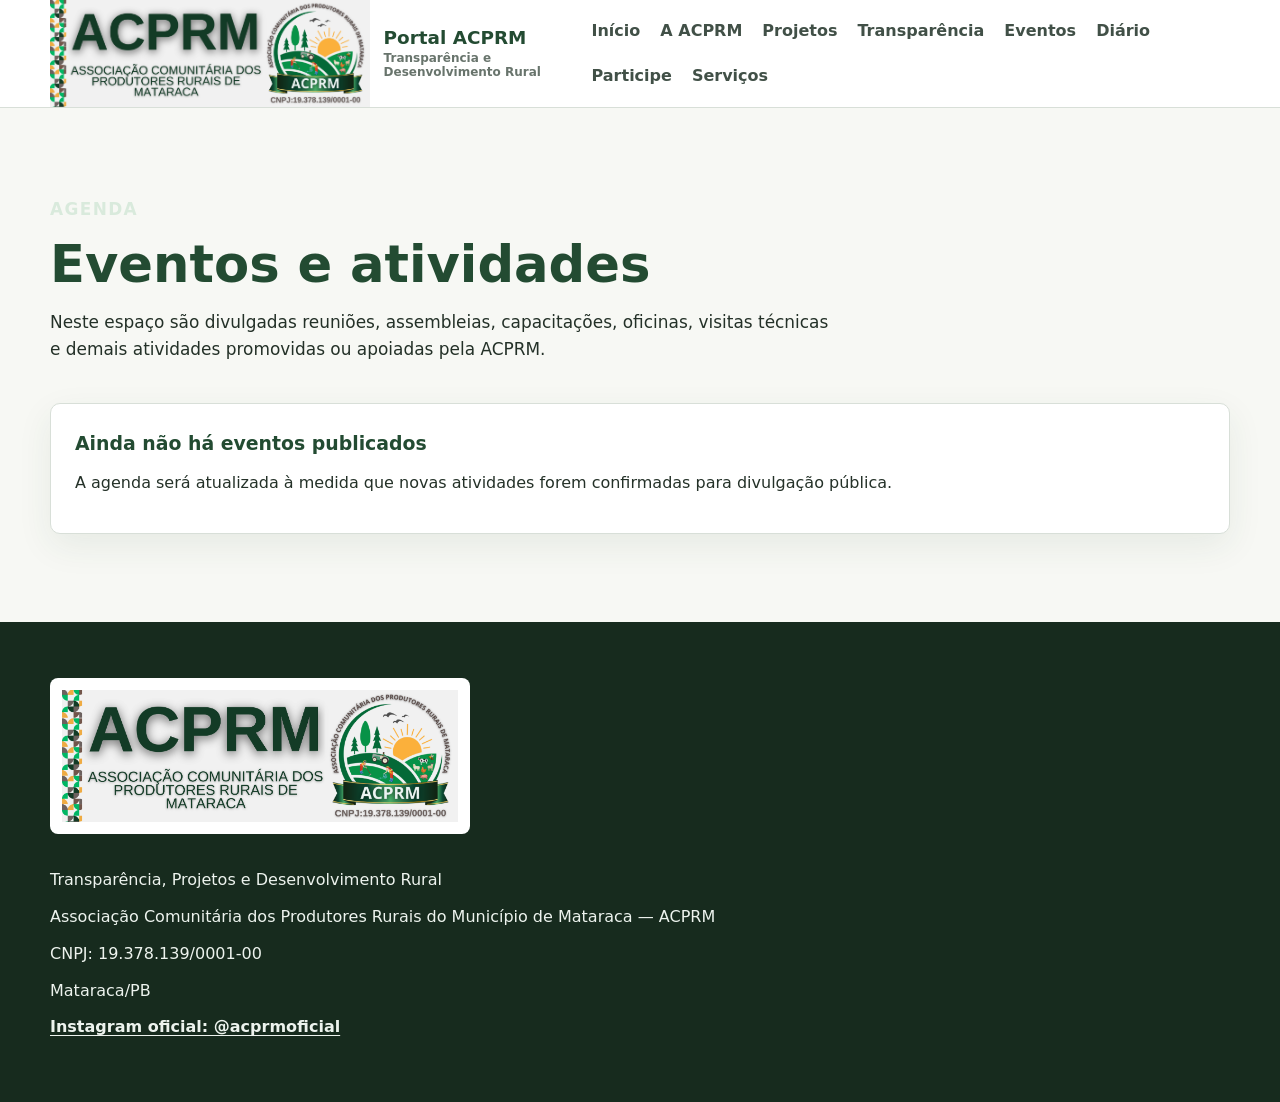
<file: eventos/index.html>
<!DOCTYPE html><html lang="pt-BR" data-astro-cid-z4jru4n3><head><meta charset="UTF-8"><meta name="viewport" content="width=device-width, initial-scale=1"><meta name="description" content="Agenda de eventos, reuniões e atividades da ACPRM."><meta name="generator" content="Astro v7.1.4"><title>Eventos | Portal ACPRM</title><link rel="stylesheet" href="/_astro/BaseLayout.JHk0F6U8.css"></head><body data-astro-cid-z4jru4n3><header class="site-header" data-astro-cid-z4jru4n3><div class="container header-content" data-astro-cid-z4jru4n3><a class="brand" href="/" aria-label="Portal ACPRM — Início" data-astro-cid-z4jru4n3><img src="/images/acprm-logo.png" alt="Logomarca da Associação Comunitária dos Produtores Rurais do Município de Mataraca — ACPRM" data-astro-cid-z4jru4n3><span data-astro-cid-z4jru4n3><strong data-astro-cid-z4jru4n3>Portal ACPRM</strong><small data-astro-cid-z4jru4n3>Transparência e Desenvolvimento Rural</small></span></a><nav aria-label="Navegação principal" data-astro-cid-z4jru4n3><a href="/" data-astro-cid-z4jru4n3>Início</a><a href="/a-acprm" data-astro-cid-z4jru4n3>A ACPRM</a><a href="/projetos" data-astro-cid-z4jru4n3>Projetos</a><a href="/transparencia" data-astro-cid-z4jru4n3>Transparência</a><a href="/eventos" data-astro-cid-z4jru4n3>Eventos</a><a href="/diario" data-astro-cid-z4jru4n3>Diário</a><a href="/participe" data-astro-cid-z4jru4n3>Participe</a><a href="/servicos" data-astro-cid-z4jru4n3>Serviços</a></nav></div></header><main data-astro-cid-z4jru4n3><section class="content-section"><div class="container"><div class="section-header"><p class="section-label">Agenda</p><h1>Eventos e atividades</h1><p>Neste espaço são divulgadas reuniões, assembleias, capacitações, oficinas, visitas técnicas e demais atividades promovidas ou apoiadas pela ACPRM.</p></div><div class="content-card"><h3>Ainda não há eventos publicados</h3><p>A agenda será atualizada à medida que novas atividades forem confirmadas para divulgação pública.</p></div></div></section></main><footer class="site-footer" data-astro-cid-z4jru4n3><div class="container footer-content" data-astro-cid-z4jru4n3><img class="footer-logo" src="/images/acprm-logo.png" alt="Identidade institucional da ACPRM" data-astro-cid-z4jru4n3><p data-astro-cid-z4jru4n3>Transparência, Projetos e Desenvolvimento Rural</p><p data-astro-cid-z4jru4n3>Associação Comunitária dos Produtores Rurais do Município de Mataraca — ACPRM</p><p data-astro-cid-z4jru4n3>CNPJ: 19.378.139/0001-00</p><p data-astro-cid-z4jru4n3>Mataraca/PB</p><p data-astro-cid-z4jru4n3><a class="footer-social-link" href="https://www.instagram.com/acprmoficial/" target="_blank" rel="noopener noreferrer" aria-label="Instagram oficial da ACPRM — @acprmoficial" data-astro-cid-z4jru4n3>Instagram oficial: @acprmoficial</a></p></div></footer></body></html>
</file>
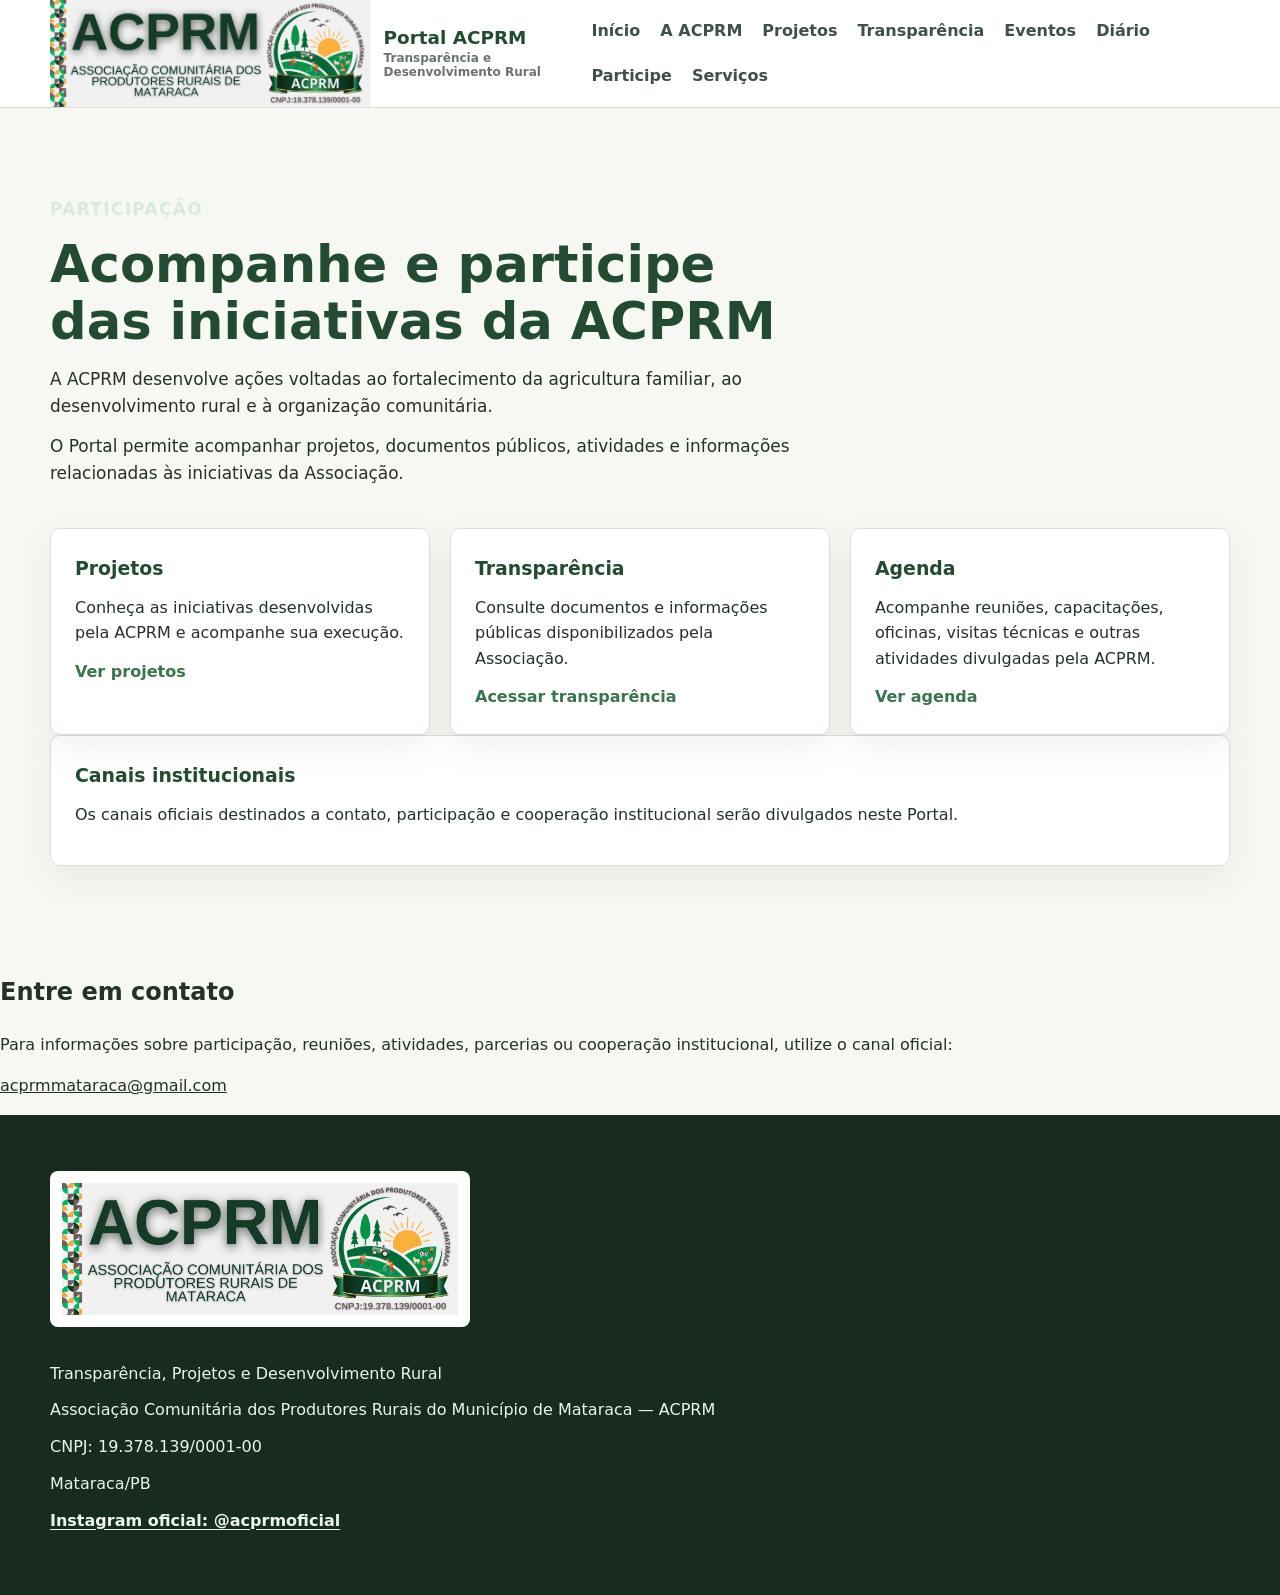
<file: participe/index.html>
<!DOCTYPE html><html lang="pt-BR" data-astro-cid-z4jru4n3><head><meta charset="UTF-8"><meta name="viewport" content="width=device-width, initial-scale=1"><meta name="description" content="Formas de participação e acompanhamento das iniciativas da ACPRM."><meta name="generator" content="Astro v7.1.4"><title>Participe | Portal ACPRM</title><link rel="stylesheet" href="/_astro/BaseLayout.JHk0F6U8.css"></head><body data-astro-cid-z4jru4n3><header class="site-header" data-astro-cid-z4jru4n3><div class="container header-content" data-astro-cid-z4jru4n3><a class="brand" href="/" aria-label="Portal ACPRM — Início" data-astro-cid-z4jru4n3><img src="/images/acprm-logo.png" alt="Logomarca da Associação Comunitária dos Produtores Rurais do Município de Mataraca — ACPRM" data-astro-cid-z4jru4n3><span data-astro-cid-z4jru4n3><strong data-astro-cid-z4jru4n3>Portal ACPRM</strong><small data-astro-cid-z4jru4n3>Transparência e Desenvolvimento Rural</small></span></a><nav aria-label="Navegação principal" data-astro-cid-z4jru4n3><a href="/" data-astro-cid-z4jru4n3>Início</a><a href="/a-acprm" data-astro-cid-z4jru4n3>A ACPRM</a><a href="/projetos" data-astro-cid-z4jru4n3>Projetos</a><a href="/transparencia" data-astro-cid-z4jru4n3>Transparência</a><a href="/eventos" data-astro-cid-z4jru4n3>Eventos</a><a href="/diario" data-astro-cid-z4jru4n3>Diário</a><a href="/participe" data-astro-cid-z4jru4n3>Participe</a><a href="/servicos" data-astro-cid-z4jru4n3>Serviços</a></nav></div></header><main data-astro-cid-z4jru4n3><section class="content-section"><div class="container"><div class="section-header"><p class="section-label">Participação</p><h1>Acompanhe e participe das iniciativas da ACPRM</h1><p>A ACPRM desenvolve ações voltadas ao fortalecimento da agricultura familiar, ao desenvolvimento rural e à organização comunitária.</p><p>O Portal permite acompanhar projetos, documentos públicos, atividades e informações relacionadas às iniciativas da Associação.</p></div><div class="card-grid" style="--grid-columns: 3;"><article class="content-card"><h3>Projetos</h3><p>Conheça as iniciativas desenvolvidas pela ACPRM e acompanhe sua execução.</p><a class="text-link" href="/projetos">Ver projetos</a></article><article class="content-card"><h3>Transparência</h3><p>Consulte documentos e informações públicas disponibilizados pela Associação.</p><a class="text-link" href="/transparencia">Acessar transparência</a></article><article class="content-card"><h3>Agenda</h3><p>Acompanhe reuniões, capacitações, oficinas, visitas técnicas e outras atividades divulgadas pela ACPRM.</p><a class="text-link" href="/eventos">Ver agenda</a></article></div><div class="content-card"><h3>Canais institucionais</h3><p>Os canais oficiais destinados a contato, participação e cooperação institucional serão divulgados neste Portal.</p></div></div></section><section class="participation-contact" aria-labelledby="participation-contact-title"><h2 id="participation-contact-title">Entre em contato</h2><p>Para informações sobre participação, reuniões, atividades, parcerias ou cooperação institucional, utilize o canal oficial:</p><p><a href="mailto:acprmmataraca@gmail.com">acprmmataraca@gmail.com</a></p></section></main><footer class="site-footer" data-astro-cid-z4jru4n3><div class="container footer-content" data-astro-cid-z4jru4n3><img class="footer-logo" src="/images/acprm-logo.png" alt="Identidade institucional da ACPRM" data-astro-cid-z4jru4n3><p data-astro-cid-z4jru4n3>Transparência, Projetos e Desenvolvimento Rural</p><p data-astro-cid-z4jru4n3>Associação Comunitária dos Produtores Rurais do Município de Mataraca — ACPRM</p><p data-astro-cid-z4jru4n3>CNPJ: 19.378.139/0001-00</p><p data-astro-cid-z4jru4n3>Mataraca/PB</p><p data-astro-cid-z4jru4n3><a class="footer-social-link" href="https://www.instagram.com/acprmoficial/" target="_blank" rel="noopener noreferrer" aria-label="Instagram oficial da ACPRM — @acprmoficial" data-astro-cid-z4jru4n3>Instagram oficial: @acprmoficial</a></p></div></footer></body></html>
</file>
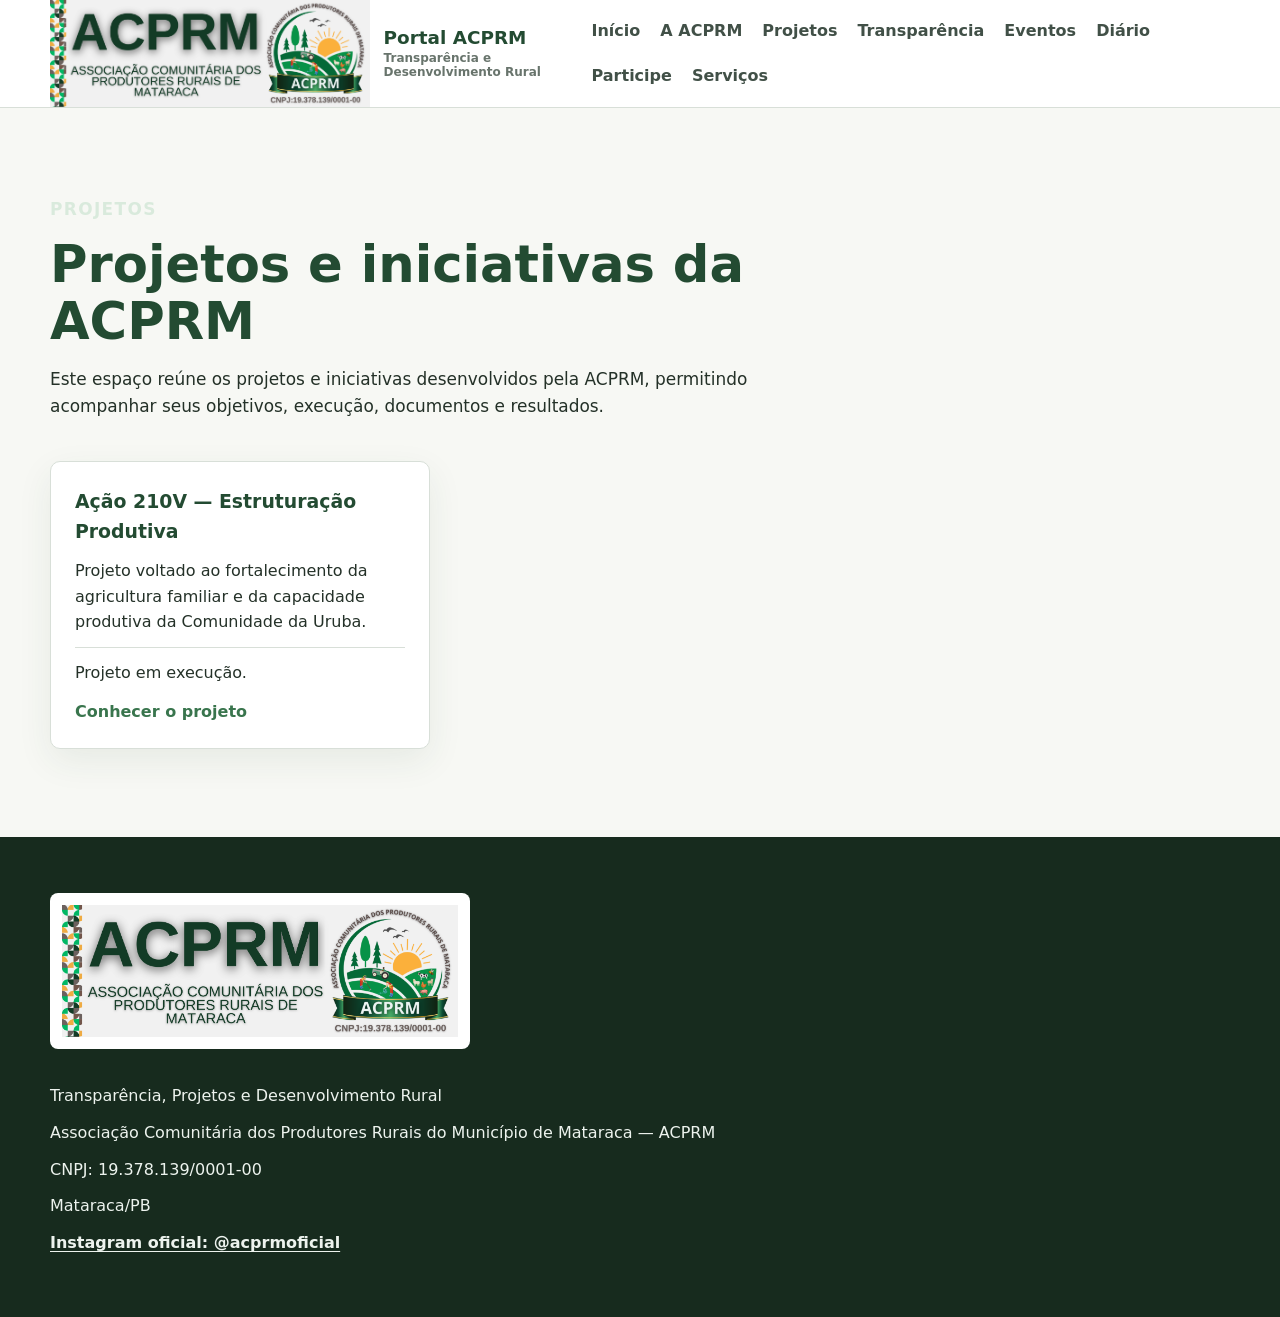
<file: projetos/index.html>
<!DOCTYPE html><html lang="pt-BR" data-astro-cid-z4jru4n3><head><meta charset="UTF-8"><meta name="viewport" content="width=device-width, initial-scale=1"><meta name="description" content="Projetos e iniciativas desenvolvidos pela ACPRM."><meta name="generator" content="Astro v7.1.4"><title>Projetos | Portal ACPRM</title><link rel="stylesheet" href="/_astro/BaseLayout.JHk0F6U8.css"></head><body data-astro-cid-z4jru4n3><header class="site-header" data-astro-cid-z4jru4n3><div class="container header-content" data-astro-cid-z4jru4n3><a class="brand" href="/" aria-label="Portal ACPRM — Início" data-astro-cid-z4jru4n3><img src="/images/acprm-logo.png" alt="Logomarca da Associação Comunitária dos Produtores Rurais do Município de Mataraca — ACPRM" data-astro-cid-z4jru4n3><span data-astro-cid-z4jru4n3><strong data-astro-cid-z4jru4n3>Portal ACPRM</strong><small data-astro-cid-z4jru4n3>Transparência e Desenvolvimento Rural</small></span></a><nav aria-label="Navegação principal" data-astro-cid-z4jru4n3><a href="/" data-astro-cid-z4jru4n3>Início</a><a href="/a-acprm" data-astro-cid-z4jru4n3>A ACPRM</a><a href="/projetos" data-astro-cid-z4jru4n3>Projetos</a><a href="/transparencia" data-astro-cid-z4jru4n3>Transparência</a><a href="/eventos" data-astro-cid-z4jru4n3>Eventos</a><a href="/diario" data-astro-cid-z4jru4n3>Diário</a><a href="/participe" data-astro-cid-z4jru4n3>Participe</a><a href="/servicos" data-astro-cid-z4jru4n3>Serviços</a></nav></div></header><main data-astro-cid-z4jru4n3><section class="content-section"><div class="container"><div class="section-header"><p class="section-label">Projetos</p><h1>Projetos e iniciativas da ACPRM</h1><p>Este espaço reúne os projetos e iniciativas desenvolvidos pela ACPRM, permitindo acompanhar seus objetivos, execução, documentos e resultados.</p></div><div class="card-grid" style="--grid-columns: 3;"><article class="content-card"><h3>Ação 210V — Estruturação Produtiva</h3><p>Projeto voltado ao fortalecimento da agricultura familiar e da capacidade produtiva da Comunidade da Uruba.</p><p class="status">Projeto em execução.</p><a class="text-link" href="/projetos/acao-210v">Conhecer o projeto</a></article></div></div></section></main><footer class="site-footer" data-astro-cid-z4jru4n3><div class="container footer-content" data-astro-cid-z4jru4n3><img class="footer-logo" src="/images/acprm-logo.png" alt="Identidade institucional da ACPRM" data-astro-cid-z4jru4n3><p data-astro-cid-z4jru4n3>Transparência, Projetos e Desenvolvimento Rural</p><p data-astro-cid-z4jru4n3>Associação Comunitária dos Produtores Rurais do Município de Mataraca — ACPRM</p><p data-astro-cid-z4jru4n3>CNPJ: 19.378.139/0001-00</p><p data-astro-cid-z4jru4n3>Mataraca/PB</p><p data-astro-cid-z4jru4n3><a class="footer-social-link" href="https://www.instagram.com/acprmoficial/" target="_blank" rel="noopener noreferrer" aria-label="Instagram oficial da ACPRM — @acprmoficial" data-astro-cid-z4jru4n3>Instagram oficial: @acprmoficial</a></p></div></footer></body></html>
</file>
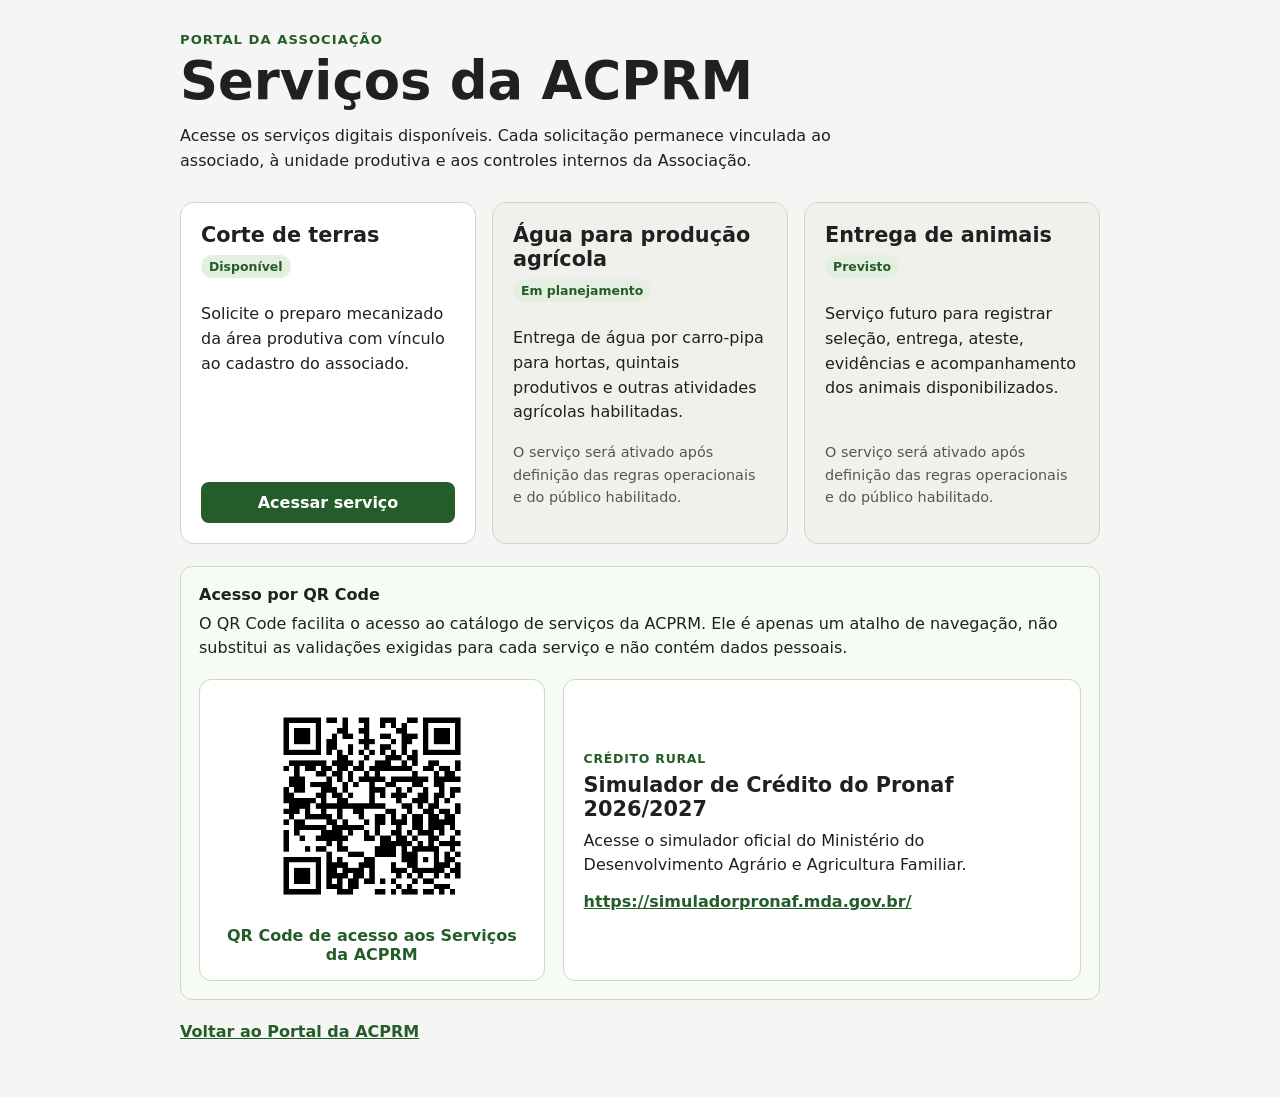
<file: servicos/index.html>
<!DOCTYPE html><html lang="pt-BR" data-astro-cid-ksbcyedx><head><meta charset="utf-8"><meta name="viewport" content="width=device-width"><title>Serviços | ACPRM</title><meta name="description" content="Serviços digitais disponibilizados pela ACPRM aos associados e beneficiários habilitados."><style>body{color:#202020;background:#f5f5f3;margin:0;font-family:system-ui,sans-serif}.page[data-astro-cid-ksbcyedx]{max-width:920px;margin:0 auto;padding:32px 16px 56px}header[data-astro-cid-ksbcyedx]{max-width:720px;margin-bottom:28px}h1[data-astro-cid-ksbcyedx]{margin:0 0 10px;font-size:clamp(2rem,6vw,3.3rem);line-height:1.05}.eyebrow[data-astro-cid-ksbcyedx]{color:#245c2a;letter-spacing:.08em;text-transform:uppercase;margin:0 0 6px;font-size:.82rem;font-weight:800}.intro[data-astro-cid-ksbcyedx],.service-card[data-astro-cid-ksbcyedx] p[data-astro-cid-ksbcyedx],.privacy-note[data-astro-cid-ksbcyedx] p[data-astro-cid-ksbcyedx]{line-height:1.55}.services[data-astro-cid-ksbcyedx]{grid-template-columns:repeat(auto-fit,minmax(250px,1fr));gap:16px;display:grid}.service-card[data-astro-cid-ksbcyedx]{background:#fff;border:1px solid #cfd5cb;border-radius:14px;flex-direction:column;min-height:250px;padding:20px;display:flex}.service-card[data-astro-cid-ksbcyedx].unavailable{background:#f0f0ed}.card-heading[data-astro-cid-ksbcyedx]{gap:8px;margin-bottom:8px;display:grid}.card-heading[data-astro-cid-ksbcyedx] h2[data-astro-cid-ksbcyedx]{margin:0;font-size:1.3rem}.card-heading[data-astro-cid-ksbcyedx] span[data-astro-cid-ksbcyedx]{color:#245c2a;background:#e4efe1;border-radius:999px;width:fit-content;padding:4px 8px;font-size:.78rem;font-weight:800}.service-card[data-astro-cid-ksbcyedx] a[data-astro-cid-ksbcyedx]{color:#fff;text-align:center;background:#245c2a;border-radius:8px;margin-top:auto;padding:11px 14px;font-weight:750;text-decoration:none}.future-note[data-astro-cid-ksbcyedx]{color:#555;margin-top:auto;font-size:.9rem}.privacy-note[data-astro-cid-ksbcyedx]{background:#f7fbf5;border:1px solid #cad8c5;border-radius:12px;margin-top:22px;padding:18px}.privacy-note[data-astro-cid-ksbcyedx]>p[data-astro-cid-ksbcyedx]{margin:8px 0 0}.services-access-grid[data-astro-cid-ksbcyedx]{grid-template-columns:minmax(220px,.8fr) minmax(260px,1.2fr);align-items:stretch;gap:18px;margin-top:18px;display:grid}.services-qr-card[data-astro-cid-ksbcyedx],.pronaf-card[data-astro-cid-ksbcyedx]{background:#fff;border:1px solid #cad8c5;border-radius:12px}.services-qr-card[data-astro-cid-ksbcyedx]{color:#245c2a;text-align:center;place-items:center;gap:10px;padding:16px;font-weight:750;text-decoration:none;display:grid}.services-qr-card[data-astro-cid-ksbcyedx] img[data-astro-cid-ksbcyedx]{width:min(220px,100%);height:auto;display:block}.pronaf-card[data-astro-cid-ksbcyedx]{flex-direction:column;justify-content:center;padding:20px;display:flex}.pronaf-card[data-astro-cid-ksbcyedx] h2[data-astro-cid-ksbcyedx]{margin:4px 0 8px;font-size:1.3rem}.pronaf-card[data-astro-cid-ksbcyedx] p[data-astro-cid-ksbcyedx]{margin:0 0 14px;line-height:1.55}.pronaf-card[data-astro-cid-ksbcyedx] .access-label[data-astro-cid-ksbcyedx]{color:#245c2a;letter-spacing:.06em;text-transform:uppercase;margin:0;font-size:.78rem;font-weight:800}.pronaf-card[data-astro-cid-ksbcyedx] a[data-astro-cid-ksbcyedx]{overflow-wrap:anywhere;color:#245c2a;width:fit-content;font-weight:750}@media (width<=640px){.services-access-grid[data-astro-cid-ksbcyedx]{grid-template-columns:1fr}}.back-link[data-astro-cid-ksbcyedx]{color:#245c2a;margin-top:22px;font-weight:700;display:inline-block}
</style></head><body data-astro-cid-ksbcyedx><main class="page" data-astro-cid-ksbcyedx><!-- ISSUE-15: ACPRM SERVICES HUB --><header data-astro-cid-ksbcyedx><p class="eyebrow" data-astro-cid-ksbcyedx>Portal da Associação</p><h1 data-astro-cid-ksbcyedx>Serviços da ACPRM</h1><p class="intro" data-astro-cid-ksbcyedx>Acesse os serviços digitais disponíveis. Cada solicitação permanece vinculada ao associado, à unidade produtiva e aos controles internos da Associação.</p></header><section class="services" aria-label="Catálogo de serviços" data-astro-cid-ksbcyedx><article class="service-card" data-astro-cid-ksbcyedx><div class="card-heading" data-astro-cid-ksbcyedx><h2 data-astro-cid-ksbcyedx>Corte de terras</h2><span data-astro-cid-ksbcyedx>Disponível</span></div><p data-astro-cid-ksbcyedx>Solicite o preparo mecanizado da área produtiva com vínculo ao cadastro do associado.</p><a href="/servicos/corte-de-terras" data-astro-cid-ksbcyedx>Acessar serviço</a></article><article class="service-card unavailable" data-astro-cid-ksbcyedx><div class="card-heading" data-astro-cid-ksbcyedx><h2 data-astro-cid-ksbcyedx>Água para produção agrícola</h2><span data-astro-cid-ksbcyedx>Em planejamento</span></div><p data-astro-cid-ksbcyedx>Entrega de água por carro-pipa para hortas, quintais produtivos e outras atividades agrícolas habilitadas.</p><p class="future-note" data-astro-cid-ksbcyedx>O serviço será ativado após definição das regras operacionais e do público habilitado.</p></article><article class="service-card unavailable" data-astro-cid-ksbcyedx><div class="card-heading" data-astro-cid-ksbcyedx><h2 data-astro-cid-ksbcyedx>Entrega de animais</h2><span data-astro-cid-ksbcyedx>Previsto</span></div><p data-astro-cid-ksbcyedx>Serviço futuro para registrar seleção, entrega, ateste, evidências e acompanhamento dos animais disponibilizados.</p><p class="future-note" data-astro-cid-ksbcyedx>O serviço será ativado após definição das regras operacionais e do público habilitado.</p></article></section><section class="privacy-note" aria-labelledby="services-access-title" data-astro-cid-ksbcyedx><strong id="services-access-title" data-astro-cid-ksbcyedx>Acesso por QR Code</strong><p data-astro-cid-ksbcyedx>O QR Code facilita o acesso ao catálogo de serviços da ACPRM. Ele é apenas um atalho de navegação, não substitui as validações exigidas para cada serviço e não contém dados pessoais.</p><div class="services-access-grid" data-astro-cid-ksbcyedx><a class="services-qr-card" href="/servicos" aria-label="Acessar Serviços da ACPRM pelo QR Code" data-astro-cid-ksbcyedx><img src="/images/qr-servicos-acprm.png" width="220" height="220" loading="lazy" alt="QR Code para acessar os Serviços da ACPRM" data-astro-cid-ksbcyedx><span data-astro-cid-ksbcyedx>QR Code de acesso aos Serviços da ACPRM</span></a><article class="pronaf-card" data-astro-cid-ksbcyedx><p class="access-label" data-astro-cid-ksbcyedx>Crédito rural</p><h2 data-astro-cid-ksbcyedx>Simulador de Crédito do Pronaf 2026/2027</h2><p data-astro-cid-ksbcyedx>Acesse o simulador oficial do Ministério do Desenvolvimento Agrário e Agricultura Familiar.</p><a href="https://simuladorpronaf.mda.gov.br/" target="_blank" rel="noopener noreferrer" data-astro-cid-ksbcyedx>https://simuladorpronaf.mda.gov.br/</a></article></div></section><a class="back-link" href="/" data-astro-cid-ksbcyedx>Voltar ao Portal da ACPRM</a></main></body></html>
</file>
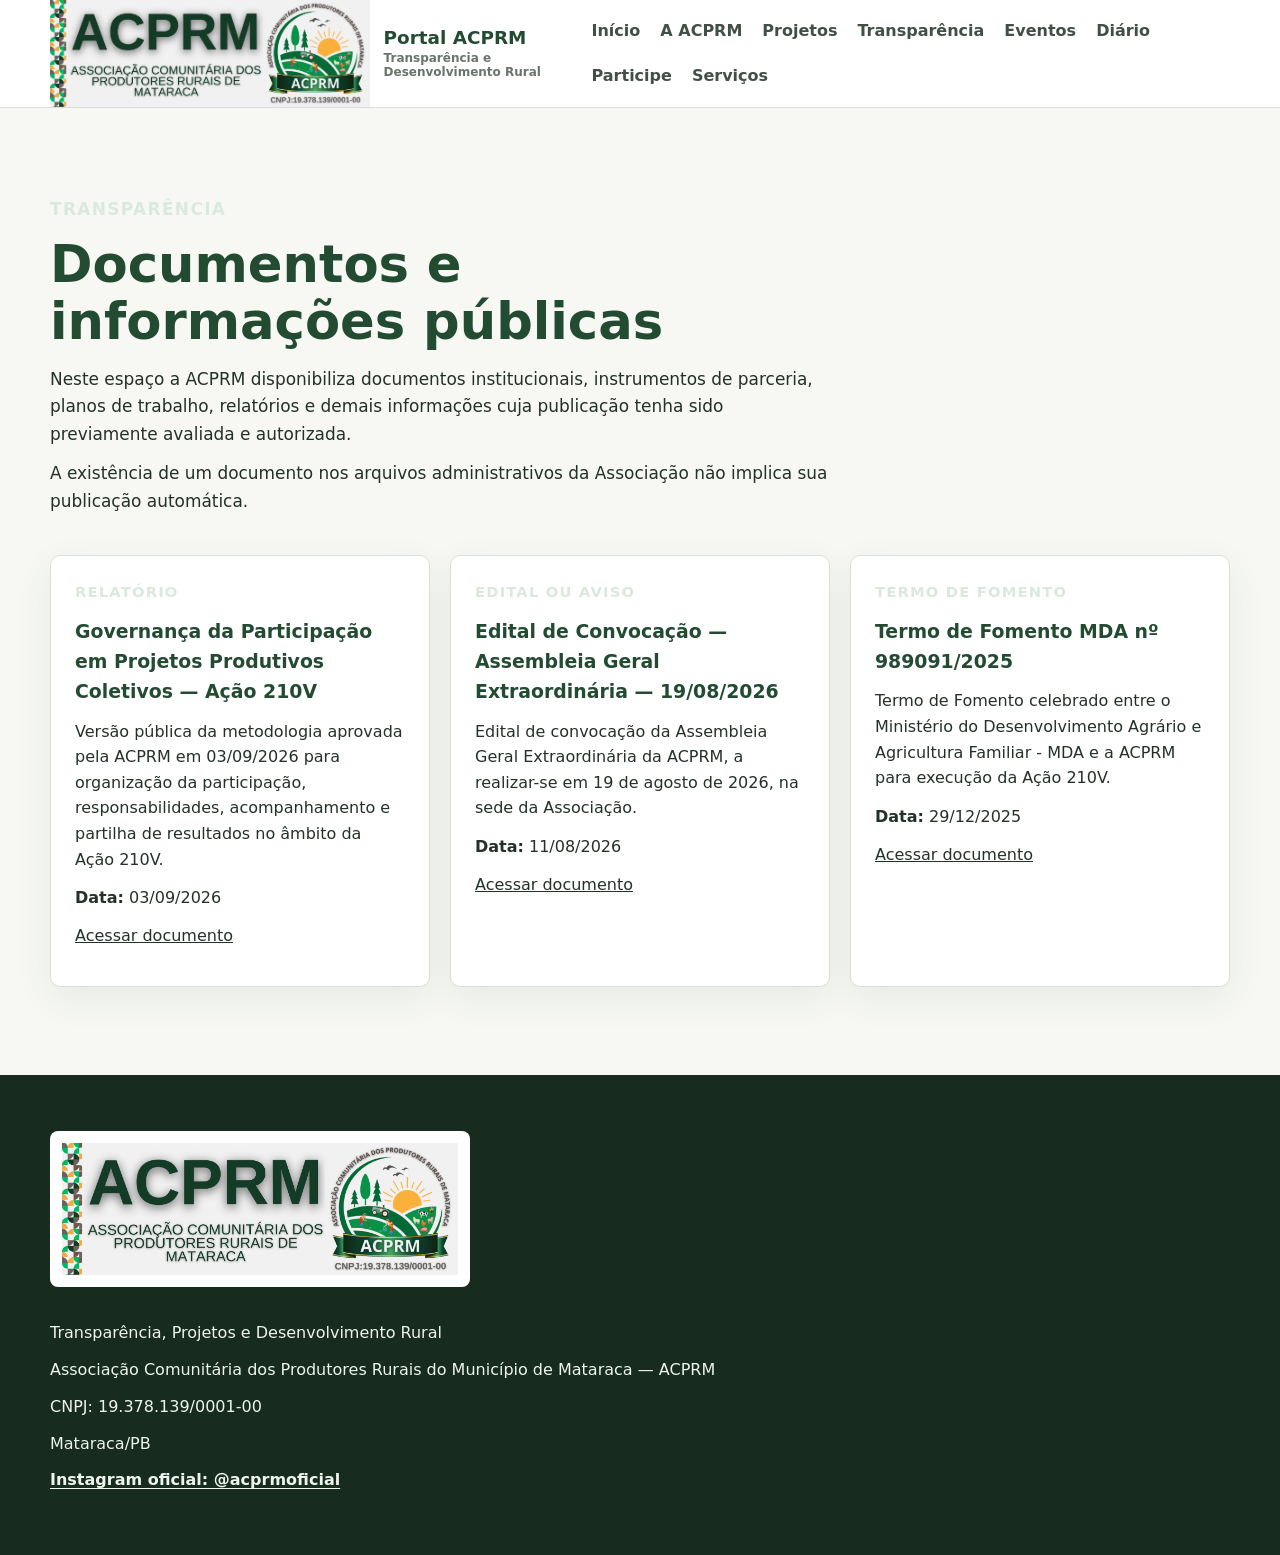
<file: transparencia/index.html>
<!DOCTYPE html><html lang="pt-BR" data-astro-cid-z4jru4n3><head><meta charset="UTF-8"><meta name="viewport" content="width=device-width, initial-scale=1"><meta name="description" content="Área de transparência e documentos públicos da ACPRM."><meta name="generator" content="Astro v7.1.4"><title>Transparência | Portal ACPRM</title><link rel="stylesheet" href="/_astro/BaseLayout.JHk0F6U8.css"></head><body data-astro-cid-z4jru4n3><header class="site-header" data-astro-cid-z4jru4n3><div class="container header-content" data-astro-cid-z4jru4n3><a class="brand" href="/" aria-label="Portal ACPRM — Início" data-astro-cid-z4jru4n3><img src="/images/acprm-logo.png" alt="Logomarca da Associação Comunitária dos Produtores Rurais do Município de Mataraca — ACPRM" data-astro-cid-z4jru4n3><span data-astro-cid-z4jru4n3><strong data-astro-cid-z4jru4n3>Portal ACPRM</strong><small data-astro-cid-z4jru4n3>Transparência e Desenvolvimento Rural</small></span></a><nav aria-label="Navegação principal" data-astro-cid-z4jru4n3><a href="/" data-astro-cid-z4jru4n3>Início</a><a href="/a-acprm" data-astro-cid-z4jru4n3>A ACPRM</a><a href="/projetos" data-astro-cid-z4jru4n3>Projetos</a><a href="/transparencia" data-astro-cid-z4jru4n3>Transparência</a><a href="/eventos" data-astro-cid-z4jru4n3>Eventos</a><a href="/diario" data-astro-cid-z4jru4n3>Diário</a><a href="/participe" data-astro-cid-z4jru4n3>Participe</a><a href="/servicos" data-astro-cid-z4jru4n3>Serviços</a></nav></div></header><main data-astro-cid-z4jru4n3><section class="content-section"><div class="container"><div class="section-header"><p class="section-label">Transparência</p><h1>Documentos e informações públicas</h1><p>Neste espaço a ACPRM disponibiliza documentos institucionais, instrumentos de parceria, planos de trabalho, relatórios e demais informações cuja publicação tenha sido previamente avaliada e autorizada.</p><p>A existência de um documento nos arquivos administrativos da Associação não implica sua publicação automática.</p></div><div class="card-grid" style="--grid-columns: 3;"><article class="content-card"><p class="section-label">Relatório</p><h3>Governança da Participação em Projetos Produtivos Coletivos — Ação 210V</h3><p>Versão pública da metodologia aprovada pela ACPRM em 03/09/2026 para organização da participação, responsabilidades, acompanhamento e partilha de resultados no âmbito da Ação 210V.</p><p><strong>Data:</strong> 03/09/2026</p><p><a href="/documentos/metodologias/governanca-participacao-210v">Acessar documento</a></p></article><article class="content-card"><p class="section-label">Edital ou Aviso</p><h3>Edital de Convocação — Assembleia Geral Extraordinária — 19/08/2026</h3><p>Edital de convocação da Assembleia Geral Extraordinária da ACPRM, a realizar-se em 19 de agosto de 2026, na sede da Associação.</p><p><strong>Data:</strong> 11/08/2026</p><p><a href="/documentos/edital-convocacao-age-19-08-2026.pdf">Acessar documento</a></p></article><article class="content-card"><p class="section-label">Termo de Fomento</p><h3>Termo de Fomento MDA nº 989091/2025</h3><p>Termo de Fomento celebrado entre o Ministério do Desenvolvimento Agrário e Agricultura Familiar - MDA e a ACPRM para execução da Ação 210V.</p><p><strong>Data:</strong> 29/12/2025</p><p><a href="/documentos/termo-fomento-mda-989091-2025.pdf">Acessar documento</a></p></article></div></div></section></main><footer class="site-footer" data-astro-cid-z4jru4n3><div class="container footer-content" data-astro-cid-z4jru4n3><img class="footer-logo" src="/images/acprm-logo.png" alt="Identidade institucional da ACPRM" data-astro-cid-z4jru4n3><p data-astro-cid-z4jru4n3>Transparência, Projetos e Desenvolvimento Rural</p><p data-astro-cid-z4jru4n3>Associação Comunitária dos Produtores Rurais do Município de Mataraca — ACPRM</p><p data-astro-cid-z4jru4n3>CNPJ: 19.378.139/0001-00</p><p data-astro-cid-z4jru4n3>Mataraca/PB</p><p data-astro-cid-z4jru4n3><a class="footer-social-link" href="https://www.instagram.com/acprmoficial/" target="_blank" rel="noopener noreferrer" aria-label="Instagram oficial da ACPRM — @acprmoficial" data-astro-cid-z4jru4n3>Instagram oficial: @acprmoficial</a></p></div></footer></body></html>
</file>
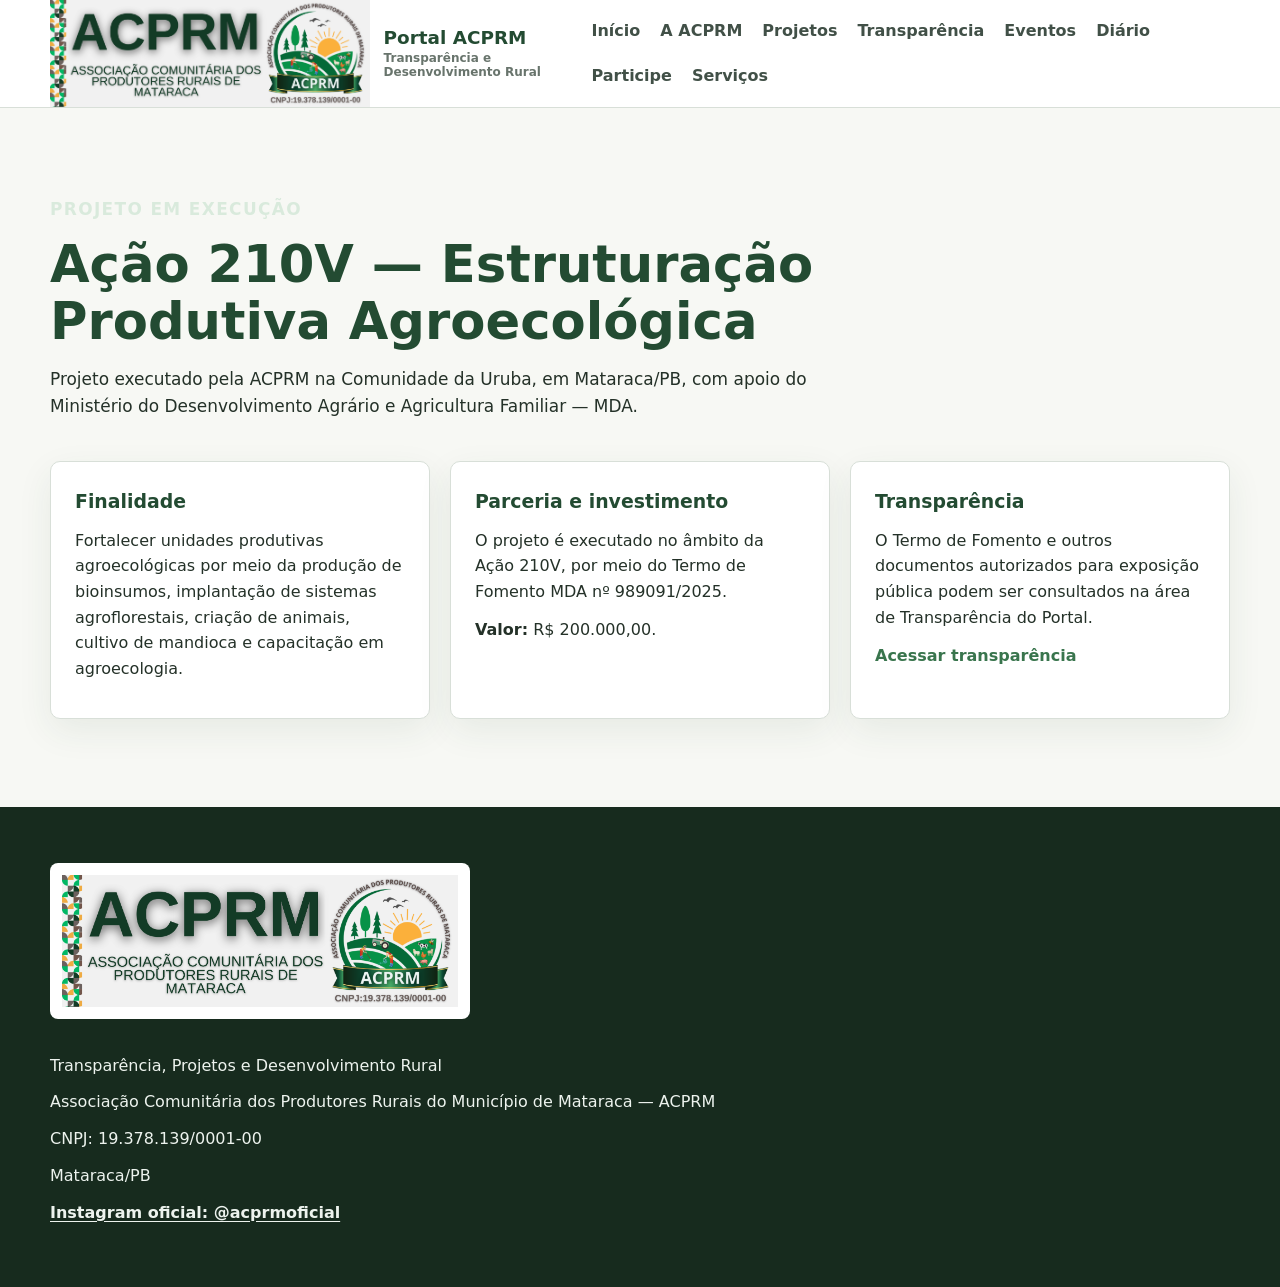
<file: projetos/acao-210v/index.html>
<!DOCTYPE html><html lang="pt-BR" data-astro-cid-z4jru4n3><head><meta charset="UTF-8"><meta name="viewport" content="width=device-width, initial-scale=1"><meta name="description" content="Projeto de estruturação produtiva agroecológica desenvolvido pela ACPRM na Comunidade da Uruba, em Mataraca/PB."><meta name="generator" content="Astro v7.1.4"><title>Ação 210V | Portal ACPRM</title><link rel="stylesheet" href="/_astro/BaseLayout.JHk0F6U8.css"></head><body data-astro-cid-z4jru4n3><header class="site-header" data-astro-cid-z4jru4n3><div class="container header-content" data-astro-cid-z4jru4n3><a class="brand" href="/" aria-label="Portal ACPRM — Início" data-astro-cid-z4jru4n3><img src="/images/acprm-logo.png" alt="Logomarca da Associação Comunitária dos Produtores Rurais do Município de Mataraca — ACPRM" data-astro-cid-z4jru4n3><span data-astro-cid-z4jru4n3><strong data-astro-cid-z4jru4n3>Portal ACPRM</strong><small data-astro-cid-z4jru4n3>Transparência e Desenvolvimento Rural</small></span></a><nav aria-label="Navegação principal" data-astro-cid-z4jru4n3><a href="/" data-astro-cid-z4jru4n3>Início</a><a href="/a-acprm" data-astro-cid-z4jru4n3>A ACPRM</a><a href="/projetos" data-astro-cid-z4jru4n3>Projetos</a><a href="/transparencia" data-astro-cid-z4jru4n3>Transparência</a><a href="/eventos" data-astro-cid-z4jru4n3>Eventos</a><a href="/diario" data-astro-cid-z4jru4n3>Diário</a><a href="/participe" data-astro-cid-z4jru4n3>Participe</a><a href="/servicos" data-astro-cid-z4jru4n3>Serviços</a></nav></div></header><main data-astro-cid-z4jru4n3><section class="content-section"><div class="container"><div class="section-header"><p class="section-label">Projeto em execução</p><h1>Ação 210V — Estruturação Produtiva Agroecológica</h1><p>Projeto executado pela ACPRM na Comunidade da Uruba, em Mataraca/PB, com apoio do Ministério do Desenvolvimento Agrário e Agricultura Familiar — MDA.</p></div><div class="card-grid" style="--grid-columns: 3;"><article class="content-card"><h3>Finalidade</h3><p>Fortalecer unidades produtivas agroecológicas por meio da produção de bioinsumos, implantação de sistemas agroflorestais, criação de animais, cultivo de mandioca e capacitação em agroecologia.</p></article><article class="content-card"><h3>Parceria e investimento</h3><p>O projeto é executado no âmbito da Ação 210V, por meio do Termo de Fomento MDA nº 989091/2025.</p><p><strong>Valor:</strong> R$ 200.000,00.</p></article><article class="content-card"><h3>Transparência</h3><p>O Termo de Fomento e outros documentos autorizados para exposição pública podem ser consultados na área de Transparência do Portal.</p><a class="text-link" href="/transparencia">Acessar transparência</a></article></div></div></section></main><footer class="site-footer" data-astro-cid-z4jru4n3><div class="container footer-content" data-astro-cid-z4jru4n3><img class="footer-logo" src="/images/acprm-logo.png" alt="Identidade institucional da ACPRM" data-astro-cid-z4jru4n3><p data-astro-cid-z4jru4n3>Transparência, Projetos e Desenvolvimento Rural</p><p data-astro-cid-z4jru4n3>Associação Comunitária dos Produtores Rurais do Município de Mataraca — ACPRM</p><p data-astro-cid-z4jru4n3>CNPJ: 19.378.139/0001-00</p><p data-astro-cid-z4jru4n3>Mataraca/PB</p><p data-astro-cid-z4jru4n3><a class="footer-social-link" href="https://www.instagram.com/acprmoficial/" target="_blank" rel="noopener noreferrer" aria-label="Instagram oficial da ACPRM — @acprmoficial" data-astro-cid-z4jru4n3>Instagram oficial: @acprmoficial</a></p></div></footer></body></html>
</file>
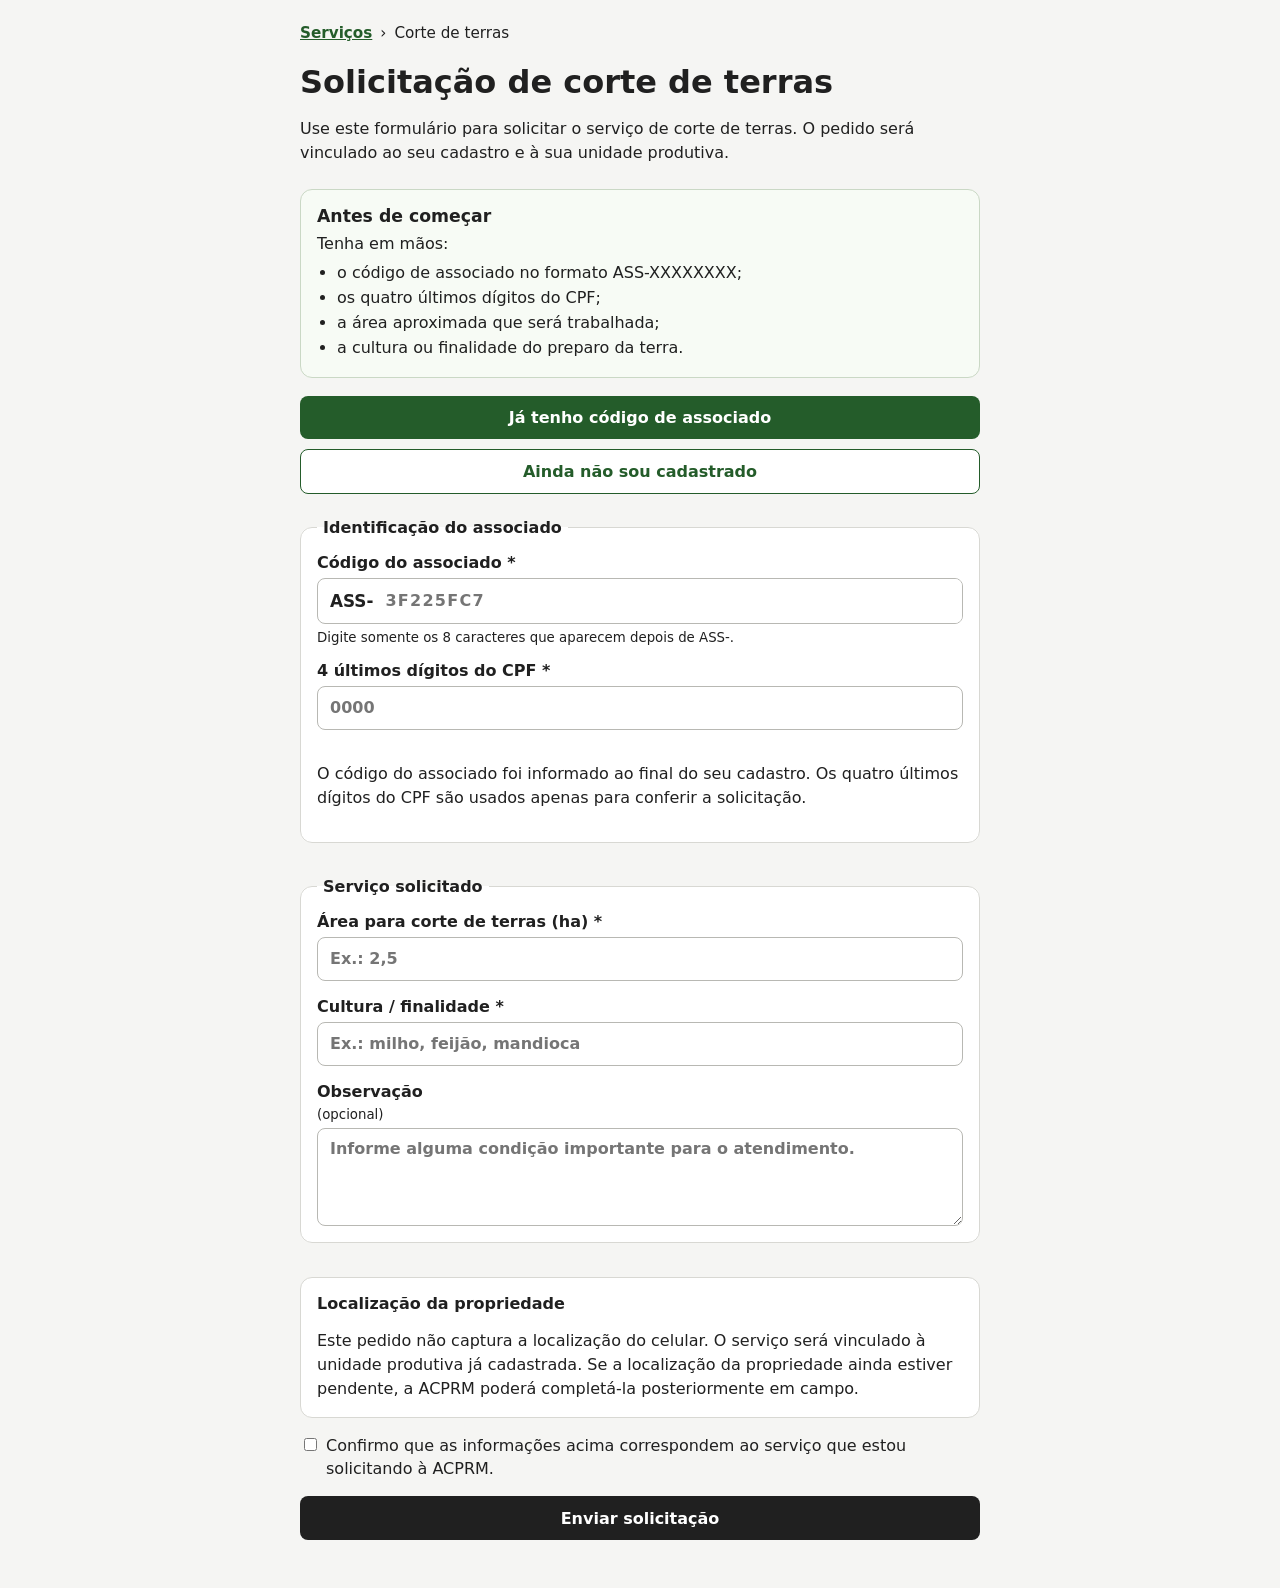
<file: servicos/corte-de-terras/index.html>
<!DOCTYPE html><html lang="pt-BR" data-astro-cid-zuncvcw4><head><meta charset="utf-8"><meta name="viewport" content="width=device-width"><title>Corte de terras | Serviços ACPRM</title><style>body{color:#202020;background:#f5f5f3;margin:0;font-family:system-ui,sans-serif}.page[data-astro-cid-zuncvcw4]{max-width:680px;margin:0 auto;padding:24px 16px 48px}h1[data-astro-cid-zuncvcw4]{margin-bottom:8px}.intro[data-astro-cid-zuncvcw4],.help[data-astro-cid-zuncvcw4],.notice[data-astro-cid-zuncvcw4] p[data-astro-cid-zuncvcw4]{line-height:1.5}.intro[data-astro-cid-zuncvcw4]{margin-bottom:24px}form[data-astro-cid-zuncvcw4],fieldset[data-astro-cid-zuncvcw4]{gap:16px;display:grid}fieldset[data-astro-cid-zuncvcw4]{background:#fff;border:1px solid #d8d8d3;border-radius:12px;margin:0 0 18px;padding:16px}legend[data-astro-cid-zuncvcw4]{padding:0 6px;font-weight:700}label[data-astro-cid-zuncvcw4]{gap:6px;font-weight:600;display:grid}input[data-astro-cid-zuncvcw4],textarea[data-astro-cid-zuncvcw4],button[data-astro-cid-zuncvcw4]{font:inherit;box-sizing:border-box}input[data-astro-cid-zuncvcw4],textarea[data-astro-cid-zuncvcw4]{background:#fff;border:1px solid #b8b8b3;border-radius:8px;width:100%;padding:10px 12px}input[data-astro-cid-zuncvcw4],button[data-astro-cid-zuncvcw4]{min-height:44px}textarea[data-astro-cid-zuncvcw4]{resize:vertical}button[data-astro-cid-zuncvcw4]{cursor:pointer;border:0;border-radius:8px;padding:10px 16px;font-weight:700}#submit-button[data-astro-cid-zuncvcw4]{color:#fff;background:#202020}.notice[data-astro-cid-zuncvcw4]{background:#fff;border:1px solid #d8d8d3;border-radius:12px;padding:16px}.notice[data-astro-cid-zuncvcw4] p[data-astro-cid-zuncvcw4]{margin-bottom:0}.check[data-astro-cid-zuncvcw4]{grid-template-columns:auto 1fr;align-items:start;font-weight:400;line-height:1.45}.check[data-astro-cid-zuncvcw4] input[data-astro-cid-zuncvcw4]{width:auto;min-height:auto;margin-top:4px}.breadcrumbs[data-astro-cid-zuncvcw4]{flex-wrap:wrap;align-items:center;gap:8px;margin-bottom:20px;font-size:.95rem;display:flex}.breadcrumbs[data-astro-cid-zuncvcw4] a[data-astro-cid-zuncvcw4]{color:#245c2a;font-weight:700}.preparation[data-astro-cid-zuncvcw4]{background:#f7fbf5;border:1px solid #cad8c5;border-radius:12px;margin:18px 0;padding:16px}.preparation[data-astro-cid-zuncvcw4] h2[data-astro-cid-zuncvcw4]{margin:0 0 8px;font-size:1.08rem}.preparation[data-astro-cid-zuncvcw4] p[data-astro-cid-zuncvcw4]{margin:0 0 8px}.preparation[data-astro-cid-zuncvcw4] ul[data-astro-cid-zuncvcw4]{margin:0;padding-left:20px;line-height:1.55}.entry-actions[data-astro-cid-zuncvcw4]{gap:10px;margin-bottom:24px;display:grid}.entry-actions[data-astro-cid-zuncvcw4] a[data-astro-cid-zuncvcw4]{text-align:center;border-radius:8px;padding:12px 16px;font-weight:750;text-decoration:none;display:block}.primary-link[data-astro-cid-zuncvcw4]{color:#fff;background:#245c2a}.secondary-link[data-astro-cid-zuncvcw4]{color:#245c2a;background:#fff;border:1px solid #245c2a}#service-form[data-astro-cid-zuncvcw4]{scroll-margin-top:16px}small[data-astro-cid-zuncvcw4]{font-weight:400}
</style></head><body data-astro-cid-zuncvcw4><main class="page" data-astro-cid-zuncvcw4><!-- ISSUE-15: LAND SERVICE CANONICAL ROUTE --><nav class="breadcrumbs" aria-label="Navegação" data-astro-cid-zuncvcw4><a href="/servicos" data-astro-cid-zuncvcw4>Serviços</a><span aria-hidden="true" data-astro-cid-zuncvcw4>&rsaquo;</span><span data-astro-cid-zuncvcw4>Corte de terras</span></nav><h1 data-astro-cid-zuncvcw4>Solicitação de corte de terras</h1><p class="intro" data-astro-cid-zuncvcw4>Use este formulário para solicitar o serviço de corte de terras. O pedido será vinculado ao seu cadastro e à sua unidade produtiva.</p><!-- ISSUE-15: LAND SERVICE GUIDANCE --><section class="preparation" aria-labelledby="preparation-title" data-astro-cid-zuncvcw4><h2 id="preparation-title" data-astro-cid-zuncvcw4>Antes de começar</h2><p data-astro-cid-zuncvcw4>Tenha em mãos:</p><ul data-astro-cid-zuncvcw4><li data-astro-cid-zuncvcw4>o código de associado no formato ASS-XXXXXXXX;</li><li data-astro-cid-zuncvcw4>os quatro últimos dígitos do CPF;</li><li data-astro-cid-zuncvcw4>a área aproximada que será trabalhada;</li><li data-astro-cid-zuncvcw4>a cultura ou finalidade do preparo da terra.</li></ul></section><div class="entry-actions" aria-label="Escolha como continuar" data-astro-cid-zuncvcw4><a class="primary-link" href="#service-form" data-astro-cid-zuncvcw4>Já tenho código de associado</a><a class="secondary-link" href="/cadastro-associado" data-astro-cid-zuncvcw4>Ainda não sou cadastrado</a></div><form action="https://script.google.com/macros/s/AKfycbwm8CDNtxt-cWNT9mdtn9IU-kTl55OnYSOZCZUdALHWJ1A-tfDy6MLrOWnEkgTzyb6e/exec" method="post" id="service-form" data-astro-cid-zuncvcw4><input type="hidden" name="tipo_registro" value="CORTE_TERRAS" data-astro-cid-zuncvcw4><input type="hidden" name="origem" id="origem" value="outro" data-astro-cid-zuncvcw4><fieldset data-astro-cid-zuncvcw4><legend data-astro-cid-zuncvcw4>Identificação do associado</legend><label data-astro-cid-zuncvcw4>Código do associado *<div style="
      display:flex;
      align-items:center;
      border:1px solid #b8b8b3;
      border-radius:8px;
      background:#fff;
      overflow:hidden;
    " data-astro-cid-zuncvcw4><span aria-hidden="true" style="
        min-height:44px;
        display:flex;
        align-items:center;
        padding-left:12px;
        font-weight:800;
        font-size:1.05rem;
        white-space:nowrap;
      " data-astro-cid-zuncvcw4>ASS-</span><input id="associado_suffix" autocomplete="off" autocapitalize="characters" maxlength="12" placeholder="3F225FC7" aria-label="8 caracteres do código do associado após ASS-" required style="
        border:0;
        border-radius:0;
        outline:none;
        font-weight:700;
        letter-spacing:.08em;
      " data-astro-cid-zuncvcw4></div><input type="hidden" name="associado_id" id="associado_id" data-astro-cid-zuncvcw4><small data-astro-cid-zuncvcw4>Digite somente os 8 caracteres que aparecem depois de ASS-.</small></label><label data-astro-cid-zuncvcw4>4 últimos dígitos do CPF *<input name="cpf_final4" id="cpf_final4" inputmode="numeric" autocomplete="off" maxlength="4" placeholder="0000" required data-astro-cid-zuncvcw4></label><p class="help" data-astro-cid-zuncvcw4>O código do associado foi informado ao final do seu cadastro. Os quatro últimos dígitos do CPF são usados apenas para conferir a solicitação.</p></fieldset><fieldset data-astro-cid-zuncvcw4><legend data-astro-cid-zuncvcw4>Serviço solicitado</legend><label data-astro-cid-zuncvcw4>Área para corte de terras (ha) *<input name="area_solicitada_ha" id="area_solicitada_ha" inputmode="decimal" placeholder="Ex.: 2,5" required data-astro-cid-zuncvcw4></label><label data-astro-cid-zuncvcw4>Cultura / finalidade *<input name="cultura_finalidade" placeholder="Ex.: milho, feijão, mandioca" required data-astro-cid-zuncvcw4></label><label data-astro-cid-zuncvcw4>Observação <small data-astro-cid-zuncvcw4>(opcional)</small><textarea name="observacao" rows="4" placeholder="Informe alguma condição importante para o atendimento." data-astro-cid-zuncvcw4></textarea></label></fieldset><section class="notice" aria-label="Informação sobre localização" data-astro-cid-zuncvcw4><strong data-astro-cid-zuncvcw4>Localização da propriedade</strong><p data-astro-cid-zuncvcw4>Este pedido não captura a localização do celular. O serviço será vinculado à unidade produtiva já cadastrada. Se a localização da propriedade ainda estiver pendente, a ACPRM poderá completá-la posteriormente em campo.</p></section><label class="check" data-astro-cid-zuncvcw4><input type="checkbox" required data-astro-cid-zuncvcw4><span data-astro-cid-zuncvcw4>Confirmo que as informações acima correspondem ao serviço que estou solicitando à ACPRM.</span></label><button type="submit" id="submit-button" data-astro-cid-zuncvcw4>Enviar solicitação</button></form></main><script type="module">var e=/^ASS-[A-Z0-9]{8}$/,t=/^[Aa][Ss][Ss]-[A-Za-z0-9]{8}$/,n=/[\u0000-\u001F\u007F]/,r=/^ +| +$/g;function i(i){let a=new URLSearchParams(i).getAll(`associado`);if(a.length!==1)return null;let o=a[0];if(n.test(o))return null;let s=o.replace(r,``);if(!t.test(s))return null;let c=s.toUpperCase();return e.test(c)?c:null}var a=document.getElementById(`service-form`),o=document.getElementById(`associado_suffix`),s=document.getElementById(`associado_id`),c=document.getElementById(`cpf_final4`);function l(){let e=i(window.location.search);if(!(e===null||!o)){if(o.value=e.slice(4),s&&(s.value=e),o.dataset.qrPrefilled=`true`,!document.getElementById(`qr-prefill-notice`)){let e=document.createElement(`small`);e.id=`qr-prefill-notice`,e.textContent=`Código preenchido pelo QR. Confirme com os 4 últimos dígitos do CPF.`,e.style.display=`block`,e.style.marginTop=`0.4rem`,o.insertAdjacentElement(`afterend`,e)}c?.focus()}}l();var u=document.getElementById(`area_solicitada_ha`),d=document.getElementById(`origem`),f=new Set([`sede`,`whatsapp`,`campo`,`reuniao`,`cartao`,`parceiro`,`outro`]);function p(){let e=new URLSearchParams(window.location.search),t=String(e.get(`origem`)||``).trim().toLowerCase();d&&f.has(t)&&(d.value=t)}p();function m(e){return String(e??``).replace(/\D/g,``)}function h(e){let t=String(e??``).trim().toUpperCase();return t.startsWith(`ASS-`)?t=t.slice(4):t.startsWith(`ASS`)&&(t=t.slice(3)),t.replace(/[^A-Z0-9]/g,``).slice(0,8)}function g(e){let t=h(e);o&&(o.value=t),s&&(s.value=t.length===8?`ASS-${t}`:``)}o?.addEventListener(`input`,e=>{g(e.target.value)}),o?.addEventListener(`blur`,()=>{g(o.value)}),c?.addEventListener(`input`,e=>{e.target.value=m(e.target.value).slice(0,4)}),a?.addEventListener(`submit`,e=>{g(o?.value);let t=String(s?.value??``);if(!/^ASS-[A-Z0-9]{8}$/.test(t)){e.preventDefault(),alert(`Preencha os 8 caracteres do seu código de associado.`),o?.focus();return}if(m(c?.value).length!==4){e.preventDefault(),alert(`Informe os 4 últimos dígitos do CPF.`),c?.focus();return}let n=Number(String(u?.value??``).trim().replace(`,`,`.`));(!Number.isFinite(n)||n<=0)&&(e.preventDefault(),alert(`Informe uma área solicitada maior que zero.`),u?.focus())});</script></body></html>
</file>
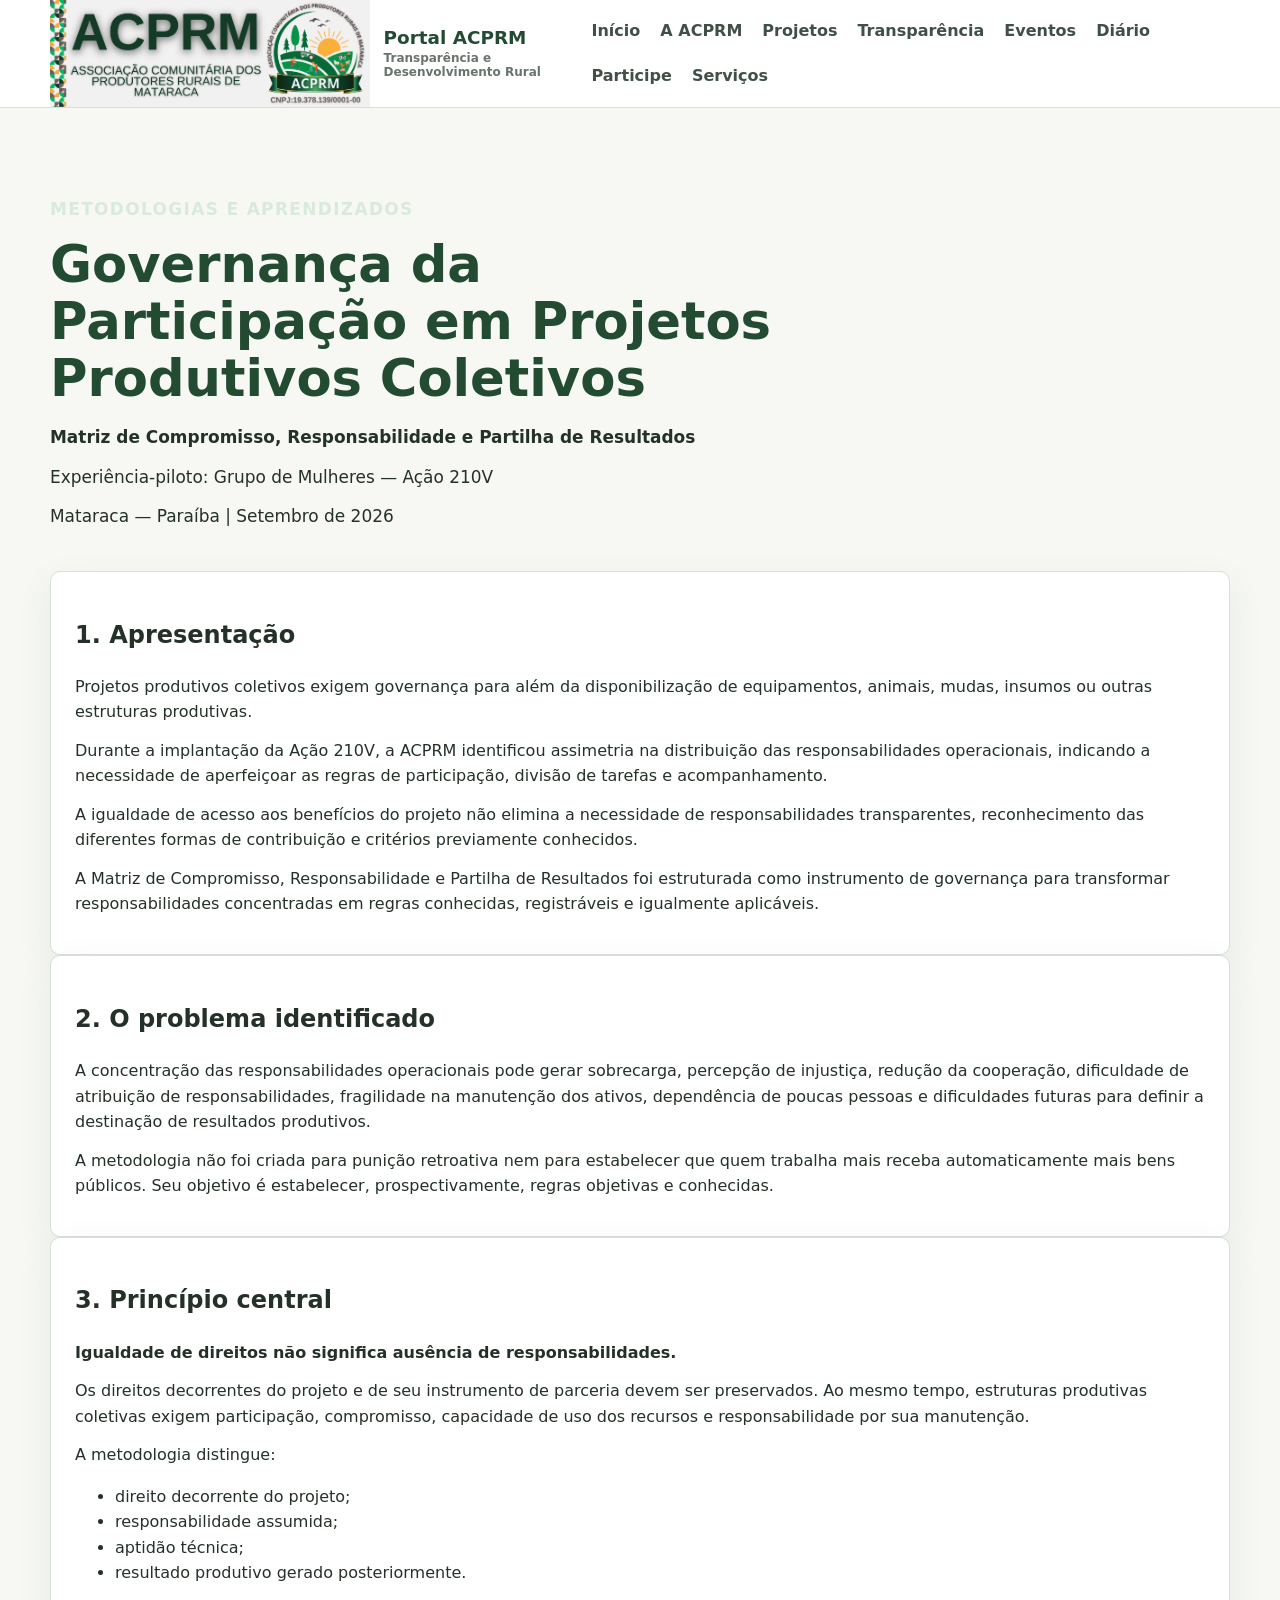
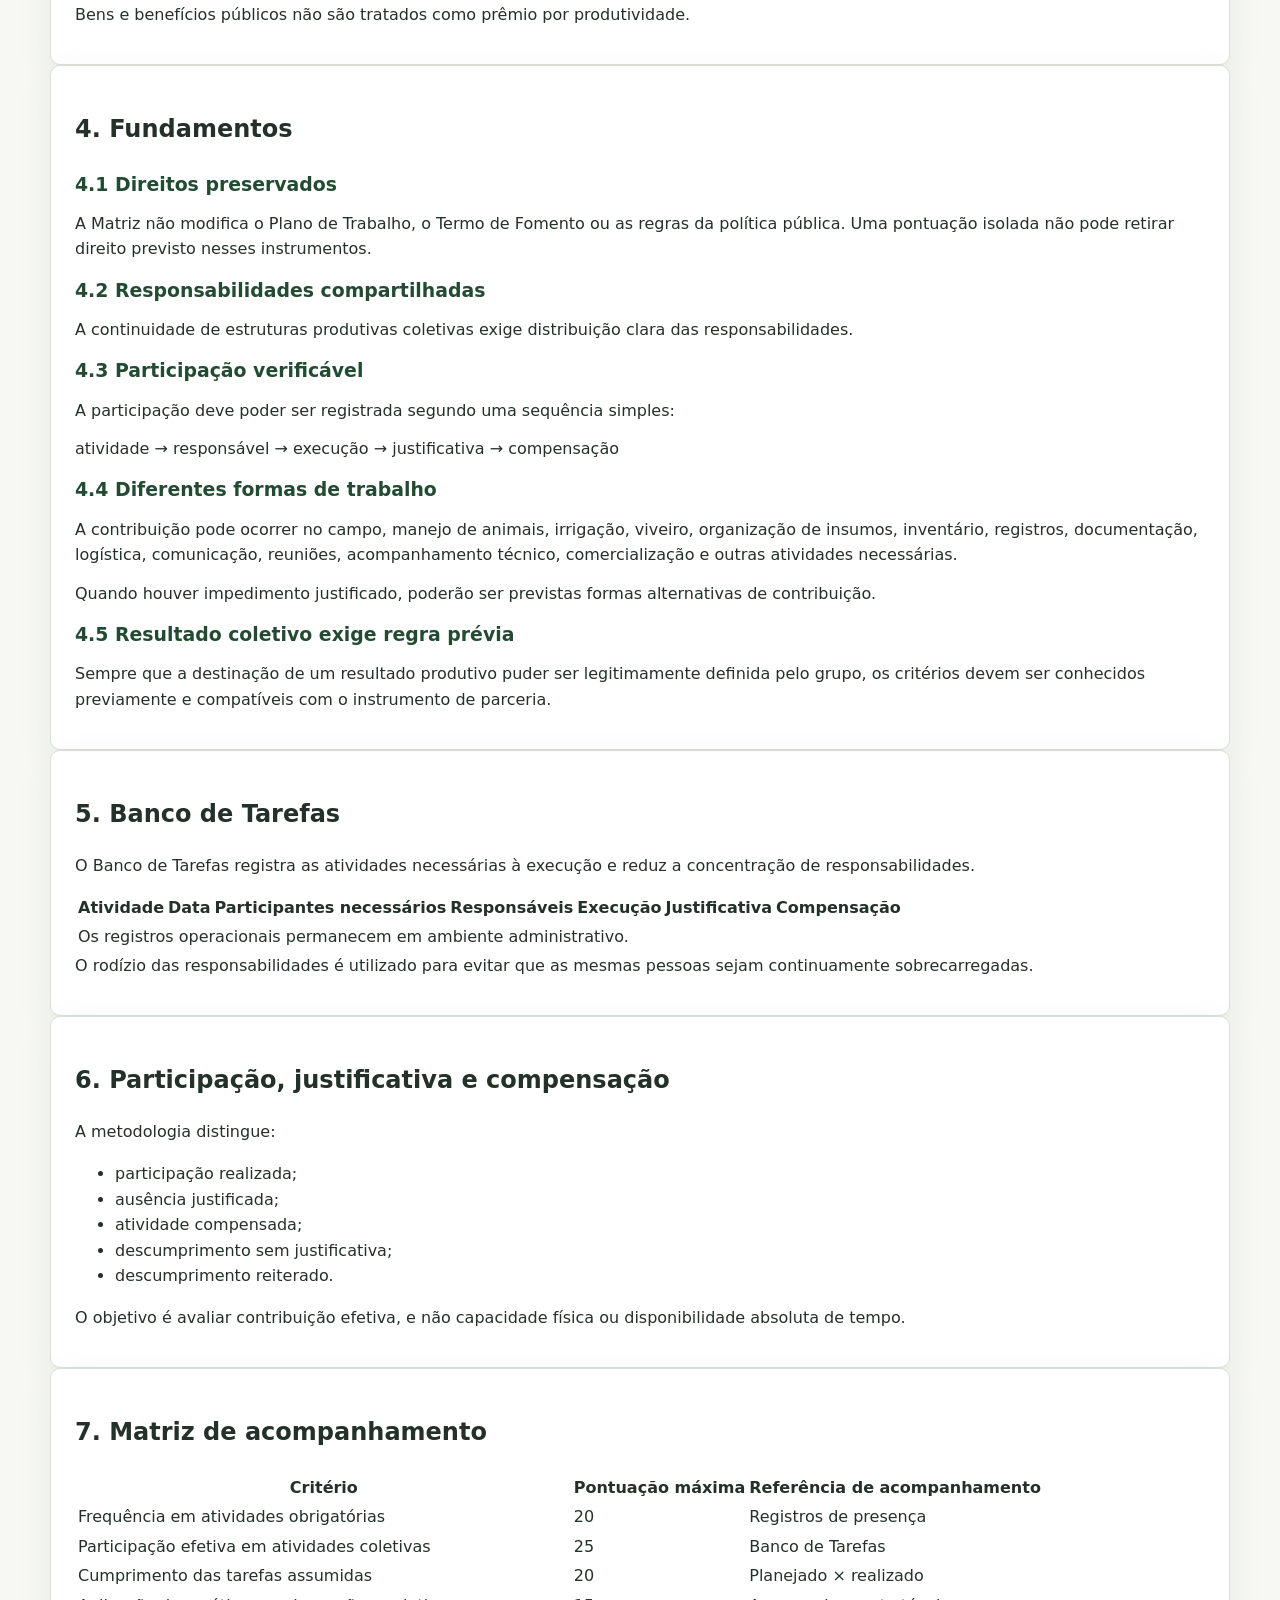
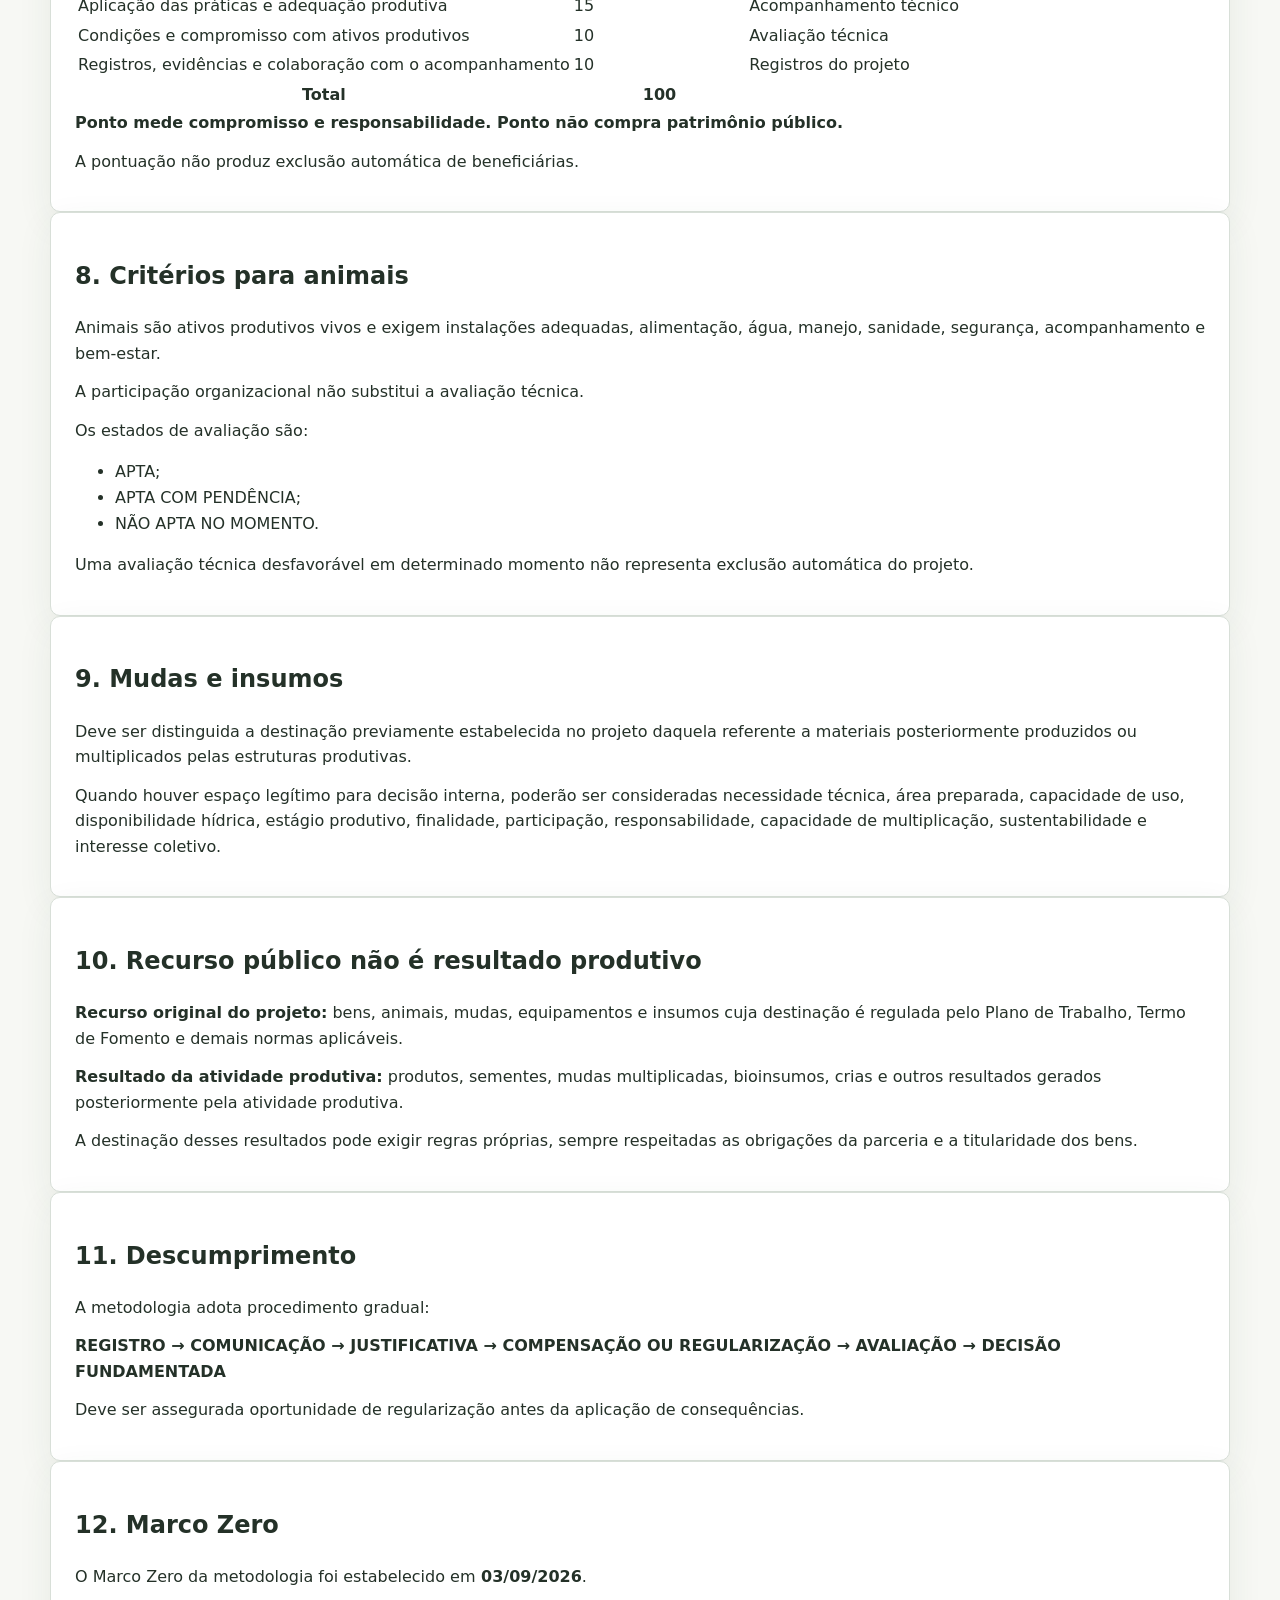
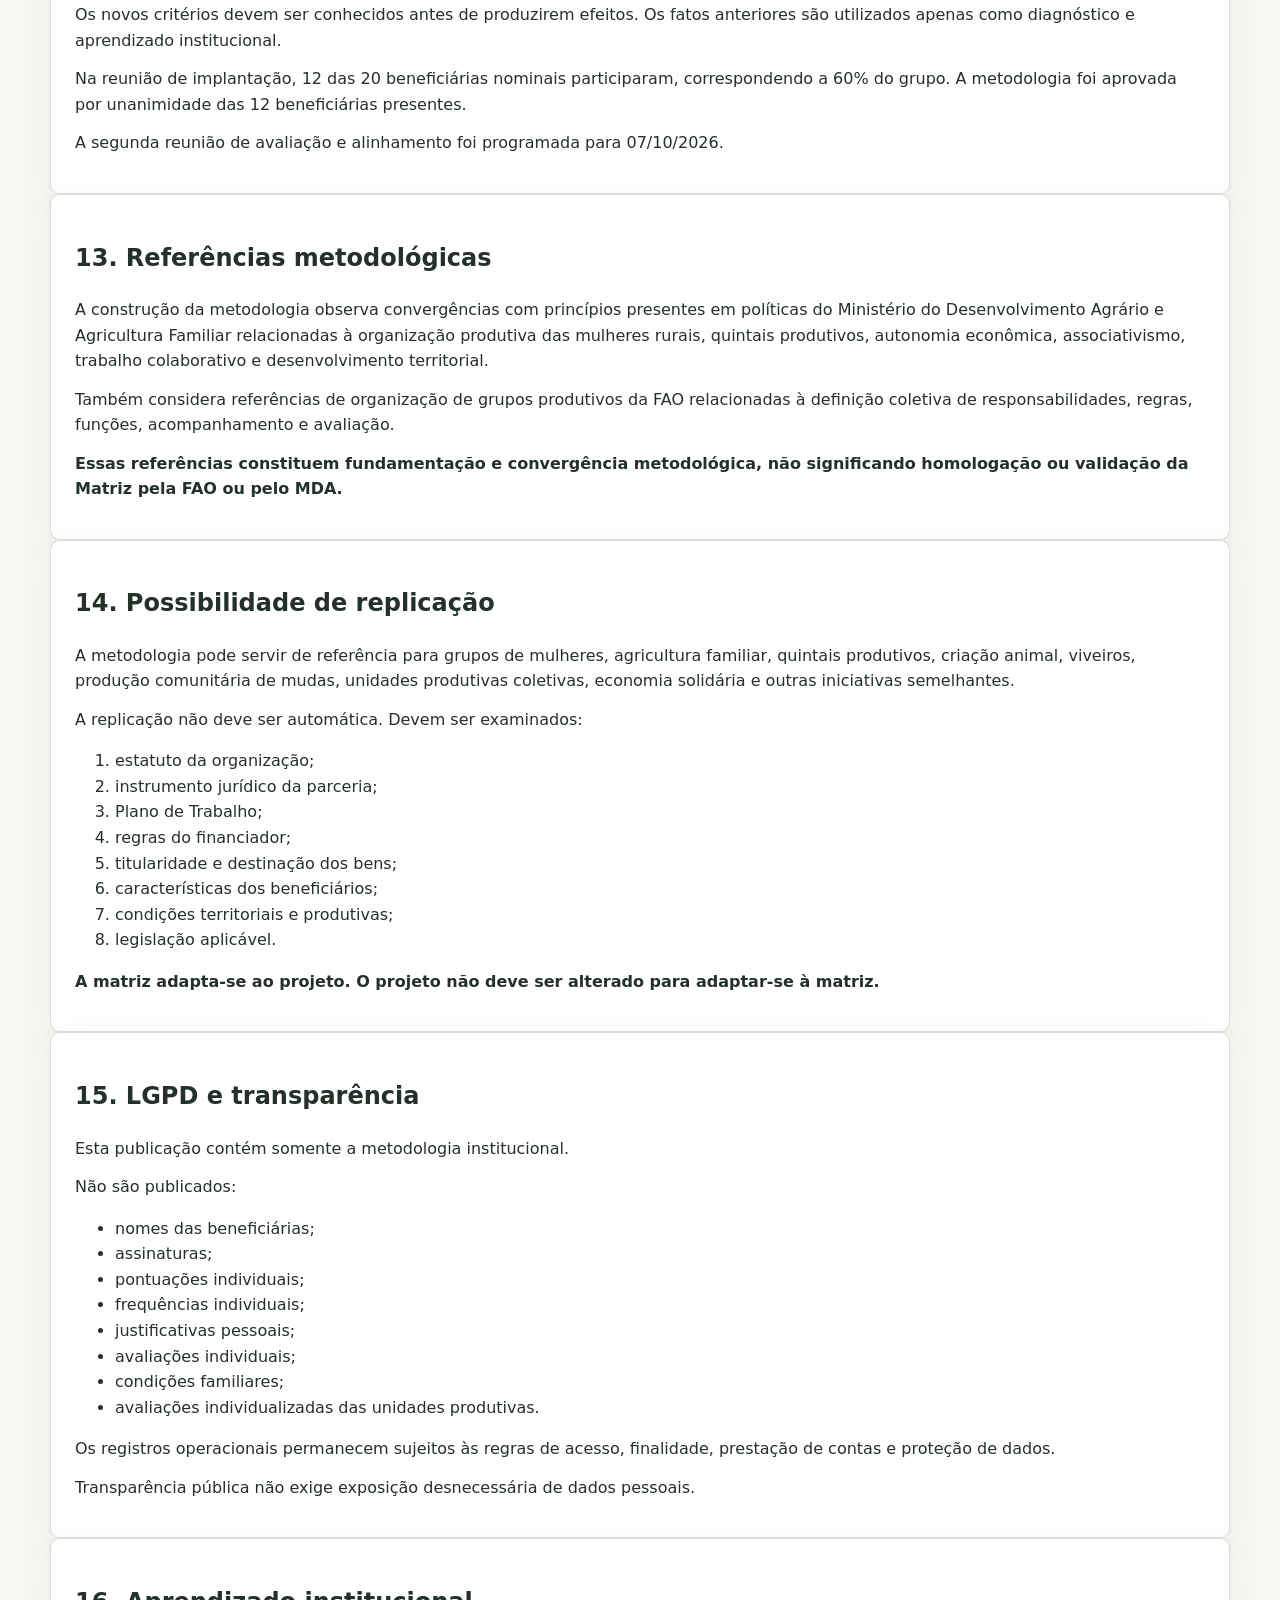
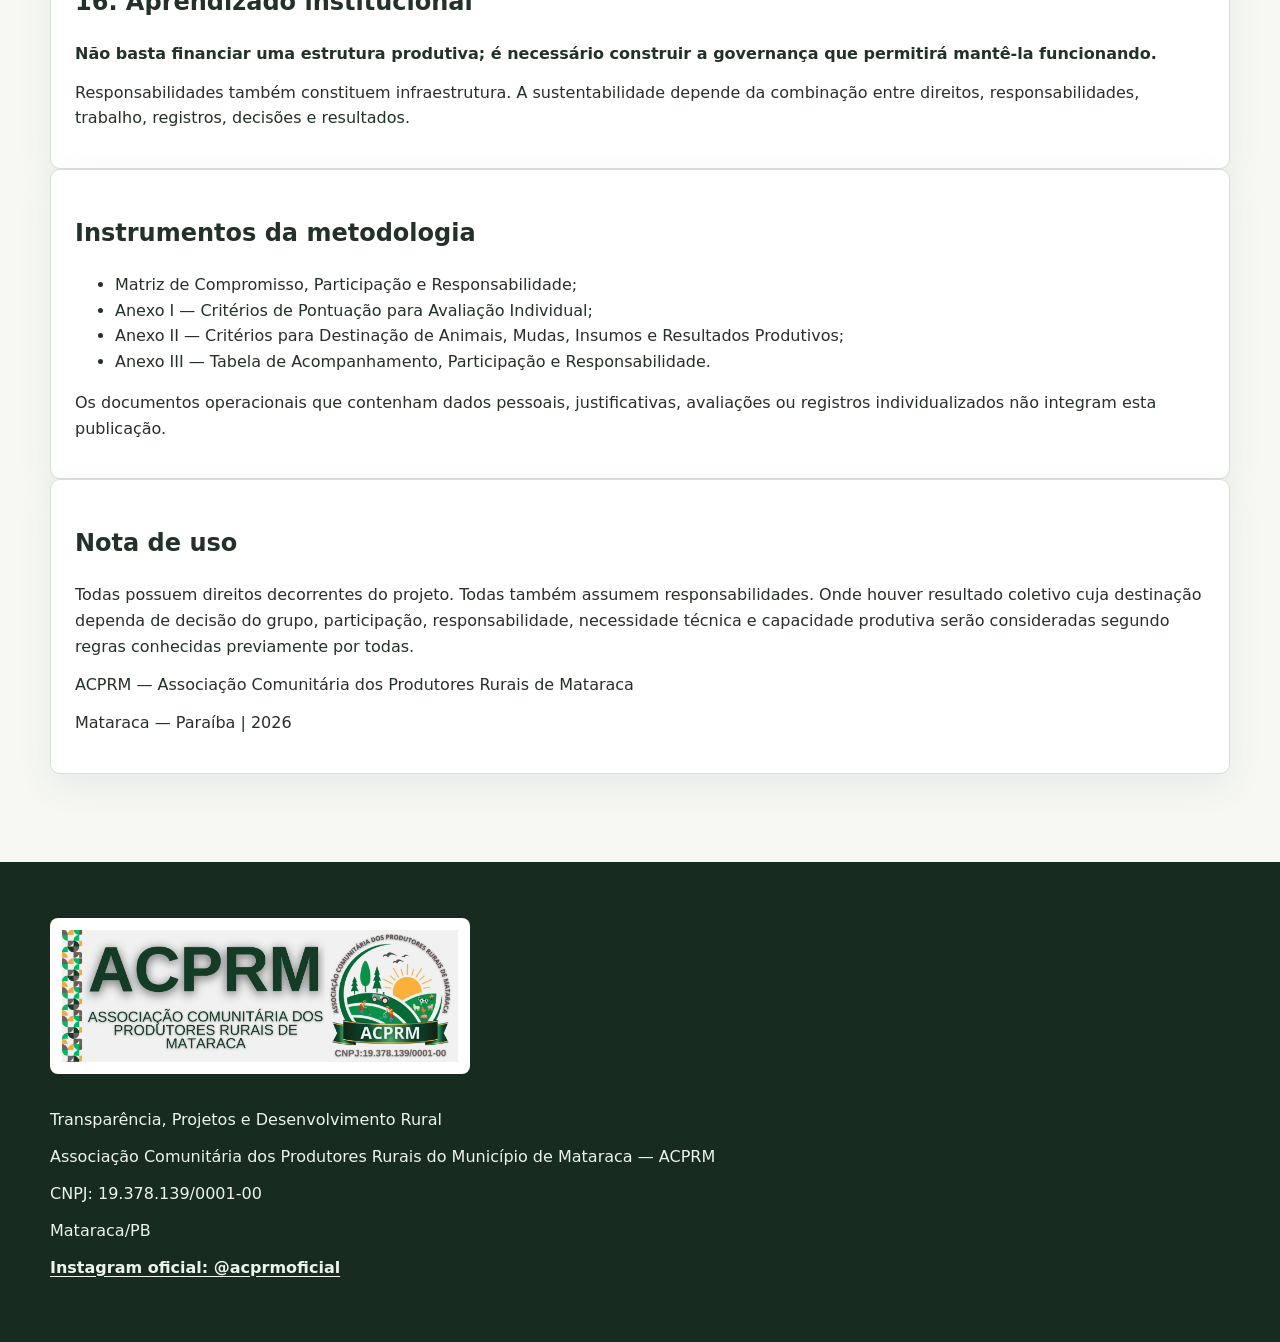
<file: documentos/metodologias/governanca-participacao-210v/index.html>
<!DOCTYPE html><html lang="pt-BR" data-astro-cid-z4jru4n3><head><meta charset="UTF-8"><meta name="viewport" content="width=device-width, initial-scale=1"><meta name="description" content="Metodologia pública adotada pela ACPRM para governança da participação, responsabilidades e resultados em projetos produtivos coletivos."><meta name="generator" content="Astro v7.1.4"><title>Governança da Participação em Projetos Produtivos Coletivos | Portal ACPRM</title><link rel="stylesheet" href="/_astro/BaseLayout.JHk0F6U8.css"></head><body data-astro-cid-z4jru4n3><header class="site-header" data-astro-cid-z4jru4n3><div class="container header-content" data-astro-cid-z4jru4n3><a class="brand" href="/" aria-label="Portal ACPRM — Início" data-astro-cid-z4jru4n3><img src="/images/acprm-logo.png" alt="Logomarca da Associação Comunitária dos Produtores Rurais do Município de Mataraca — ACPRM" data-astro-cid-z4jru4n3><span data-astro-cid-z4jru4n3><strong data-astro-cid-z4jru4n3>Portal ACPRM</strong><small data-astro-cid-z4jru4n3>Transparência e Desenvolvimento Rural</small></span></a><nav aria-label="Navegação principal" data-astro-cid-z4jru4n3><a href="/" data-astro-cid-z4jru4n3>Início</a><a href="/a-acprm" data-astro-cid-z4jru4n3>A ACPRM</a><a href="/projetos" data-astro-cid-z4jru4n3>Projetos</a><a href="/transparencia" data-astro-cid-z4jru4n3>Transparência</a><a href="/eventos" data-astro-cid-z4jru4n3>Eventos</a><a href="/diario" data-astro-cid-z4jru4n3>Diário</a><a href="/participe" data-astro-cid-z4jru4n3>Participe</a><a href="/servicos" data-astro-cid-z4jru4n3>Serviços</a></nav></div></header><main data-astro-cid-z4jru4n3><section class="content-section"><div class="container"><div class="section-header"><p class="section-label">Metodologias e Aprendizados</p><h1>Governança da Participação em Projetos Produtivos Coletivos</h1><p><strong>Matriz de Compromisso, Responsabilidade e Partilha de Resultados</strong></p><p>Experiência-piloto: Grupo de Mulheres — Ação 210V</p><p>Mataraca — Paraíba | Setembro de 2026</p></div><article class="content-card"><h2>1. Apresentação</h2><p>Projetos produtivos coletivos exigem governança para além da disponibilização de equipamentos, animais, mudas, insumos ou outras estruturas produtivas.</p><p>Durante a implantação da Ação 210V, a ACPRM identificou assimetria na distribuição das responsabilidades operacionais, indicando a necessidade de aperfeiçoar as regras de participação, divisão de tarefas e acompanhamento.</p><p>A igualdade de acesso aos benefícios do projeto não elimina a necessidade de responsabilidades transparentes, reconhecimento das diferentes formas de contribuição e critérios previamente conhecidos.</p><p>A Matriz de Compromisso, Responsabilidade e Partilha de Resultados foi estruturada como instrumento de governança para transformar responsabilidades concentradas em regras conhecidas, registráveis e igualmente aplicáveis.</p></article><article class="content-card"><h2>2. O problema identificado</h2><p>A concentração das responsabilidades operacionais pode gerar sobrecarga, percepção de injustiça, redução da cooperação, dificuldade de atribuição de responsabilidades, fragilidade na manutenção dos ativos, dependência de poucas pessoas e dificuldades futuras para definir a destinação de resultados produtivos.</p><p>A metodologia não foi criada para punição retroativa nem para estabelecer que quem trabalha mais receba automaticamente mais bens públicos. Seu objetivo é estabelecer, prospectivamente, regras objetivas e conhecidas.</p></article><article class="content-card"><h2>3. Princípio central</h2><p><strong>Igualdade de direitos não significa ausência de responsabilidades.</strong></p><p>Os direitos decorrentes do projeto e de seu instrumento de parceria devem ser preservados. Ao mesmo tempo, estruturas produtivas coletivas exigem participação, compromisso, capacidade de uso dos recursos e responsabilidade por sua manutenção.</p><p>A metodologia distingue:</p><ul><li>direito decorrente do projeto;</li><li>responsabilidade assumida;</li><li>aptidão técnica;</li><li>resultado produtivo gerado posteriormente.</li></ul><p>Bens e benefícios públicos não são tratados como prêmio por produtividade.</p></article><article class="content-card"><h2>4. Fundamentos</h2><h3>4.1 Direitos preservados</h3><p>A Matriz não modifica o Plano de Trabalho, o Termo de Fomento ou as regras da política pública. Uma pontuação isolada não pode retirar direito previsto nesses instrumentos.</p><h3>4.2 Responsabilidades compartilhadas</h3><p>A continuidade de estruturas produtivas coletivas exige distribuição clara das responsabilidades.</p><h3>4.3 Participação verificável</h3><p>A participação deve poder ser registrada segundo uma sequência simples:</p><p>atividade → responsável → execução → justificativa → compensação</p><h3>4.4 Diferentes formas de trabalho</h3><p>A contribuição pode ocorrer no campo, manejo de animais, irrigação, viveiro, organização de insumos, inventário, registros, documentação, logística, comunicação, reuniões, acompanhamento técnico, comercialização e outras atividades necessárias.</p><p>Quando houver impedimento justificado, poderão ser previstas formas alternativas de contribuição.</p><h3>4.5 Resultado coletivo exige regra prévia</h3><p>Sempre que a destinação de um resultado produtivo puder ser legitimamente definida pelo grupo, os critérios devem ser conhecidos previamente e compatíveis com o instrumento de parceria.</p></article><article class="content-card"><h2>5. Banco de Tarefas</h2><p>O Banco de Tarefas registra as atividades necessárias à execução e reduz a concentração de responsabilidades.</p><table><thead><tr><th>Atividade</th><th>Data</th><th>Participantes necessários</th><th>Responsáveis</th><th>Execução</th><th>Justificativa</th><th>Compensação</th></tr></thead><tbody><tr><td colspan="7">Os registros operacionais permanecem em ambiente administrativo.</td></tr></tbody></table><p>O rodízio das responsabilidades é utilizado para evitar que as mesmas pessoas sejam continuamente sobrecarregadas.</p></article><article class="content-card"><h2>6. Participação, justificativa e compensação</h2><p>A metodologia distingue:</p><ul><li>participação realizada;</li><li>ausência justificada;</li><li>atividade compensada;</li><li>descumprimento sem justificativa;</li><li>descumprimento reiterado.</li></ul><p>O objetivo é avaliar contribuição efetiva, e não capacidade física ou disponibilidade absoluta de tempo.</p></article><article class="content-card"><h2>7. Matriz de acompanhamento</h2><table><thead><tr><th>Critério</th><th>Pontuação máxima</th><th>Referência de acompanhamento</th></tr></thead><tbody><tr><td>Frequência em atividades obrigatórias</td><td>20</td><td>Registros de presença</td></tr><tr><td>Participação efetiva em atividades coletivas</td><td>25</td><td>Banco de Tarefas</td></tr><tr><td>Cumprimento das tarefas assumidas</td><td>20</td><td>Planejado × realizado</td></tr><tr><td>Aplicação das práticas e adequação produtiva</td><td>15</td><td>Acompanhamento técnico</td></tr><tr><td>Condições e compromisso com ativos produtivos</td><td>10</td><td>Avaliação técnica</td></tr><tr><td>Registros, evidências e colaboração com o acompanhamento</td><td>10</td><td>Registros do projeto</td></tr><tr><th>Total</th><th>100</th><th></th></tr></tbody></table><p><strong>Ponto mede compromisso e responsabilidade. Ponto não compra patrimônio público.</strong></p><p>A pontuação não produz exclusão automática de beneficiárias.</p></article><article class="content-card"><h2>8. Critérios para animais</h2><p>Animais são ativos produtivos vivos e exigem instalações adequadas, alimentação, água, manejo, sanidade, segurança, acompanhamento e bem-estar.</p><p>A participação organizacional não substitui a avaliação técnica.</p><p>Os estados de avaliação são:</p><ul><li>APTA;</li><li>APTA COM PENDÊNCIA;</li><li>NÃO APTA NO MOMENTO.</li></ul><p>Uma avaliação técnica desfavorável em determinado momento não representa exclusão automática do projeto.</p></article><article class="content-card"><h2>9. Mudas e insumos</h2><p>Deve ser distinguida a destinação previamente estabelecida no projeto daquela referente a materiais posteriormente produzidos ou multiplicados pelas estruturas produtivas.</p><p>Quando houver espaço legítimo para decisão interna, poderão ser consideradas necessidade técnica, área preparada, capacidade de uso, disponibilidade hídrica, estágio produtivo, finalidade, participação, responsabilidade, capacidade de multiplicação, sustentabilidade e interesse coletivo.</p></article><article class="content-card"><h2>10. Recurso público não é resultado produtivo</h2><p><strong>Recurso original do projeto:</strong> bens, animais, mudas, equipamentos e insumos cuja destinação é regulada pelo Plano de Trabalho, Termo de Fomento e demais normas aplicáveis.</p><p><strong>Resultado da atividade produtiva:</strong> produtos, sementes, mudas multiplicadas, bioinsumos, crias e outros resultados gerados posteriormente pela atividade produtiva.</p><p>A destinação desses resultados pode exigir regras próprias, sempre respeitadas as obrigações da parceria e a titularidade dos bens.</p></article><article class="content-card"><h2>11. Descumprimento</h2><p>A metodologia adota procedimento gradual:</p><p><strong>REGISTRO → COMUNICAÇÃO → JUSTIFICATIVA → COMPENSAÇÃO OU REGULARIZAÇÃO → AVALIAÇÃO → DECISÃO FUNDAMENTADA</strong></p><p>Deve ser assegurada oportunidade de regularização antes da aplicação de consequências.</p></article><article class="content-card"><h2>12. Marco Zero</h2><p>O Marco Zero da metodologia foi estabelecido em<strong> 03/09/2026</strong>.</p><p>Os novos critérios devem ser conhecidos antes de produzirem efeitos. Os fatos anteriores são utilizados apenas como diagnóstico e aprendizado institucional.</p><p>Na reunião de implantação, 12 das 20 beneficiárias nominais participaram, correspondendo a 60% do grupo. A metodologia foi aprovada por unanimidade das 12 beneficiárias presentes.</p><p>A segunda reunião de avaliação e alinhamento foi programada para 07/10/2026.</p></article><article class="content-card"><h2>13. Referências metodológicas</h2><p>A construção da metodologia observa convergências com princípios presentes em políticas do Ministério do Desenvolvimento Agrário e Agricultura Familiar relacionadas à organização produtiva das mulheres rurais, quintais produtivos, autonomia econômica, associativismo, trabalho colaborativo e desenvolvimento territorial.</p><p>Também considera referências de organização de grupos produtivos da FAO relacionadas à definição coletiva de responsabilidades, regras, funções, acompanhamento e avaliação.</p><p><strong>Essas referências constituem fundamentação e convergência metodológica, não significando homologação ou validação da Matriz pela FAO ou pelo MDA.</strong></p></article><article class="content-card"><h2>14. Possibilidade de replicação</h2><p>A metodologia pode servir de referência para grupos de mulheres, agricultura familiar, quintais produtivos, criação animal, viveiros, produção comunitária de mudas, unidades produtivas coletivas, economia solidária e outras iniciativas semelhantes.</p><p>A replicação não deve ser automática. Devem ser examinados:</p><ol><li>estatuto da organização;</li><li>instrumento jurídico da parceria;</li><li>Plano de Trabalho;</li><li>regras do financiador;</li><li>titularidade e destinação dos bens;</li><li>características dos beneficiários;</li><li>condições territoriais e produtivas;</li><li>legislação aplicável.</li></ol><p><strong>A matriz adapta-se ao projeto. O projeto não deve ser alterado para adaptar-se à matriz.</strong></p></article><article class="content-card"><h2>15. LGPD e transparência</h2><p>Esta publicação contém somente a metodologia institucional.</p><p>Não são publicados:</p><ul><li>nomes das beneficiárias;</li><li>assinaturas;</li><li>pontuações individuais;</li><li>frequências individuais;</li><li>justificativas pessoais;</li><li>avaliações individuais;</li><li>condições familiares;</li><li>avaliações individualizadas das unidades produtivas.</li></ul><p>Os registros operacionais permanecem sujeitos às regras de acesso, finalidade, prestação de contas e proteção de dados.</p><p>Transparência pública não exige exposição desnecessária de dados pessoais.</p></article><article class="content-card"><h2>16. Aprendizado institucional</h2><p><strong>Não basta financiar uma estrutura produtiva; é necessário construir a governança que permitirá mantê-la funcionando.</strong></p><p>Responsabilidades também constituem infraestrutura. A sustentabilidade depende da combinação entre direitos, responsabilidades, trabalho, registros, decisões e resultados.</p></article><article class="content-card"><h2>Instrumentos da metodologia</h2><ul><li>Matriz de Compromisso, Participação e Responsabilidade;</li><li>Anexo I — Critérios de Pontuação para Avaliação Individual;</li><li>Anexo II — Critérios para Destinação de Animais, Mudas, Insumos e Resultados Produtivos;</li><li>Anexo III — Tabela de Acompanhamento, Participação e Responsabilidade.</li></ul><p>Os documentos operacionais que contenham dados pessoais, justificativas, avaliações ou registros individualizados não integram esta publicação.</p></article><article class="content-card"><h2>Nota de uso</h2><p>Todas possuem direitos decorrentes do projeto. Todas também assumem responsabilidades. Onde houver resultado coletivo cuja destinação dependa de decisão do grupo, participação, responsabilidade, necessidade técnica e capacidade produtiva serão consideradas segundo regras conhecidas previamente por todas.</p><p>ACPRM — Associação Comunitária dos Produtores Rurais de Mataraca</p><p>Mataraca — Paraíba | 2026</p></article></div></section></main><footer class="site-footer" data-astro-cid-z4jru4n3><div class="container footer-content" data-astro-cid-z4jru4n3><img class="footer-logo" src="/images/acprm-logo.png" alt="Identidade institucional da ACPRM" data-astro-cid-z4jru4n3><p data-astro-cid-z4jru4n3>Transparência, Projetos e Desenvolvimento Rural</p><p data-astro-cid-z4jru4n3>Associação Comunitária dos Produtores Rurais do Município de Mataraca — ACPRM</p><p data-astro-cid-z4jru4n3>CNPJ: 19.378.139/0001-00</p><p data-astro-cid-z4jru4n3>Mataraca/PB</p><p data-astro-cid-z4jru4n3><a class="footer-social-link" href="https://www.instagram.com/acprmoficial/" target="_blank" rel="noopener noreferrer" aria-label="Instagram oficial da ACPRM — @acprmoficial" data-astro-cid-z4jru4n3>Instagram oficial: @acprmoficial</a></p></div></footer></body></html>
</file>
<file: _astro/BaseLayout.JHk0F6U8.css>
:root{color:#243128;font-synthesis:none;--green-dark:#234b32;--green:#39754d;--green-light:#e4eee6;--earth:#8a6844;--white:#fff;--border:#d8dfd8;--max-width:1180px;--shadow:0 12px 35px #234b3214;background:#f7f8f4;font-family:Inter,ui-sans-serif,system-ui,-apple-system,BlinkMacSystemFont,Segoe UI,sans-serif;line-height:1.6}*{box-sizing:border-box}html{scroll-behavior:smooth}body{color:#243128;background:#f7f8f4;margin:0;overflow-x:hidden}a{color:inherit}img{max-width:100%}.container{width:min(calc(100% - 2rem), var(--max-width));margin-inline:auto}.site-header{z-index:10;border-bottom:1px solid var(--border);backdrop-filter:blur(12px);background:#fffffff5;position:sticky;top:0}.header-content{justify-content:space-between;align-items:center;gap:2rem;min-height:82px;display:flex}nav{flex-wrap:wrap;gap:1.25rem;display:flex}nav a{color:#415047;font-weight:650;text-decoration:none}nav a:hover{color:var(--green)}.brand{min-width:0;color:var(--green-dark);align-items:center;gap:.85rem;text-decoration:none;display:flex}.brand img{object-fit:contain;object-position:left center;width:min(320px,42vw);height:auto;max-height:120px}.brand span{flex-direction:column;line-height:1.15;display:flex}.brand strong{font-size:1.15rem;font-weight:850}.brand small{color:#68746c;margin-top:.25rem;font-size:.75rem;font-weight:650}.hero{min-height:680px;color:var(--white);background:linear-gradient(90deg,#12301df2,#12301da6),linear-gradient(135deg,#2e6742,#8a6844);align-items:center;display:grid}.hero-content{max-width:880px;padding-block:6rem}.eyebrow,.section-label{color:#d9eadc;letter-spacing:.08em;text-transform:uppercase;margin:0 0 1rem;font-size:.92rem;font-weight:800}.hero h1{max-width:800px;margin:0;font-size:clamp(2.8rem,7vw,5.7rem);line-height:1.02}.hero-message{max-width:820px;margin:1.75rem 0 0;font-size:clamp(1.3rem,2.5vw,2rem);font-weight:650;line-height:1.35}.hero-description{color:#eef5ef;max-width:780px;margin-top:1.75rem;font-size:1.08rem}.hero-description p{margin:0 0 1rem}.actions,.section-action{flex-wrap:wrap;gap:1rem;margin-top:2rem;display:flex}.button{text-align:center;border-radius:6px;justify-content:center;align-items:center;min-height:48px;padding:.75rem 1.25rem;font-weight:750;text-decoration:none;display:inline-flex}.button-primary{color:var(--green-dark);background:var(--white)}.button-secondary{color:var(--white);border:1px solid #ffffffbf}.button-green{color:var(--white);background:var(--green-dark)}.content-section{padding-block:5.5rem}.section-soft{background:var(--green-light)}.section-dark{color:var(--white);background:var(--green-dark)}.section-header{max-width:780px;margin-bottom:2.5rem}.section-header h1,.section-header h2,.project-content h2{color:var(--green-dark);margin:0 0 1rem;font-size:clamp(2rem,4vw,3.2rem);line-height:1.12}.section-dark .section-header h1,.section-dark .section-header h2{color:var(--white)}.section-header p{margin:0 0 .8rem;font-size:1.06rem}.card-grid{grid-template-columns:repeat(var(--grid-columns), minmax(0, 1fr));gap:1.25rem;display:grid}.content-card{background:var(--white);border:1px solid var(--border);min-width:0;box-shadow:var(--shadow);border-radius:10px;padding:1.5rem}.content-card h3{color:var(--green-dark);margin:0 0 .75rem;font-size:1.18rem}.content-card p{margin:0 0 .8rem}.section-dark .content-card{color:#243128}.status{border-top:1px solid var(--border);padding-top:.75rem}.text-link{color:var(--green);font-weight:750;text-decoration:none;display:inline-block}.project-highlight{background:var(--white)}.project-layout{grid-template-columns:minmax(280px,.85fr) minmax(0,1.15fr);align-items:stretch;gap:3rem;display:grid}.project-visual{min-height:480px;color:var(--white);background:linear-gradient(#12301d26,#12301dcc),linear-gradient(135deg,#4e805c,#a3835b);border-radius:12px;align-items:flex-end;padding:2rem;display:flex}.project-visual span{font-size:2rem;font-weight:850}.project-content{align-self:center}.project-content .section-label{color:var(--green)}.project-content>p{margin:0 0 1rem;font-size:1.04rem}.project-data{border-top:1px solid var(--border);grid-template-columns:repeat(2,minmax(0,1fr));gap:0;margin-block:2rem;display:grid}.project-data div{border-bottom:1px solid var(--border);padding:1rem 1rem 1rem 0}.project-data dt{color:#68746c;text-transform:uppercase;font-size:.82rem;font-weight:750}.project-data dd{margin:.25rem 0 0;font-weight:700}.site-footer{color:#edf3ee;background:#172b1e;padding-block:3.5rem}.footer-content{flex-direction:column;align-items:flex-start;display:flex}.footer-logo{object-fit:contain;object-position:left center;background:#fff;border-radius:8px;width:min(100%,420px);height:auto;max-height:156px;margin-bottom:1.75rem;padding:.75rem}.footer-content p{margin:.35rem 0}@media (width<=960px){.header-content{gap:1.25rem}.brand img{width:min(260px,36vw)}nav{gap:.75rem 1rem}.card-grid{grid-template-columns:repeat(2,minmax(0,1fr))}.project-layout{grid-template-columns:1fr}.project-visual{min-height:360px}}@media (width<=760px){.container{width:min(calc(100% - 1.5rem), var(--max-width))}.site-header{position:relative}.header-content{flex-direction:column;align-items:stretch;gap:1rem;min-height:auto;padding-block:1rem}.brand{justify-content:center}.brand img{width:min(280px,78vw);max-height:100px}.brand span{display:none}nav{grid-template-columns:repeat(2,minmax(0,1fr));gap:.5rem;width:100%;display:grid}nav a{text-align:center;border:1px solid var(--border);background:#f7f8f4;border-radius:6px;justify-content:center;align-items:center;min-height:44px;padding:.55rem .65rem;font-size:.9rem;line-height:1.2;display:flex}.hero{min-height:auto}.hero-content{padding-block:3.5rem}.hero h1{font-size:clamp(2.2rem,12vw,3.4rem);line-height:1.05}.hero-message{font-size:1.25rem}.hero-description{font-size:1rem}.content-section{padding-block:3.5rem}.section-header{margin-bottom:2rem}.section-header h1,.section-header h2,.project-content h2{font-size:clamp(1.8rem,8vw,2.5rem)}.actions,.section-action{flex-direction:column;align-items:stretch}.button{width:100%;min-height:52px}.card-grid,.project-data{grid-template-columns:1fr}.content-card{padding:1.25rem}.project-layout{gap:2rem}.project-visual{min-height:280px;padding:1.5rem}.project-visual span{font-size:1.6rem}.footer-logo{width:min(100%,320px)}}@media (width<=420px){nav{grid-template-columns:1fr 1fr}nav a{padding-inline:.4rem;font-size:.84rem}.brand img{width:min(260px,82vw)}.hero-content{padding-block:3rem}.hero h1{font-size:2.3rem}.footer-logo{width:100%}}.footer-social-link[data-astro-cid-z4jru4n3]{color:inherit;text-underline-offset:.2em;font-weight:700;text-decoration:underline}.footer-social-link[data-astro-cid-z4jru4n3]:hover,.footer-social-link[data-astro-cid-z4jru4n3]:focus-visible{text-decoration-thickness:.12em}
</file>
